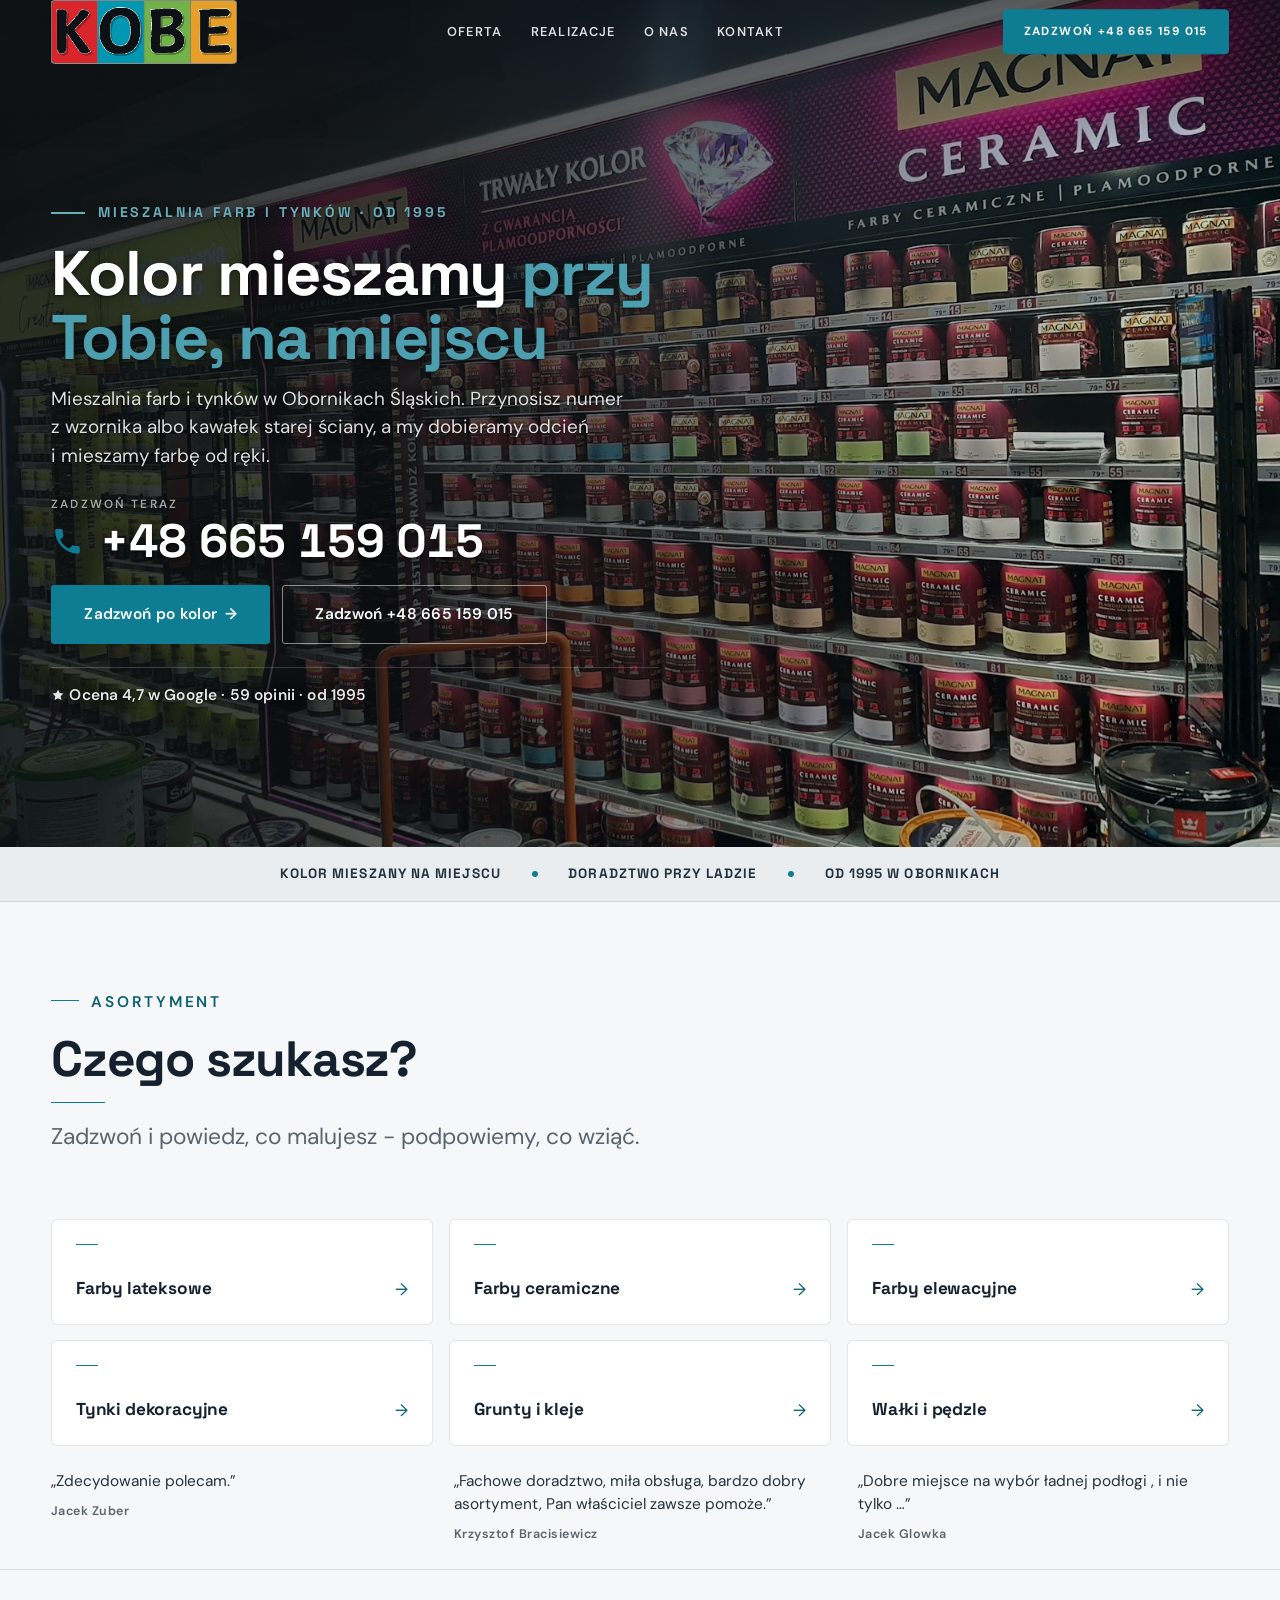
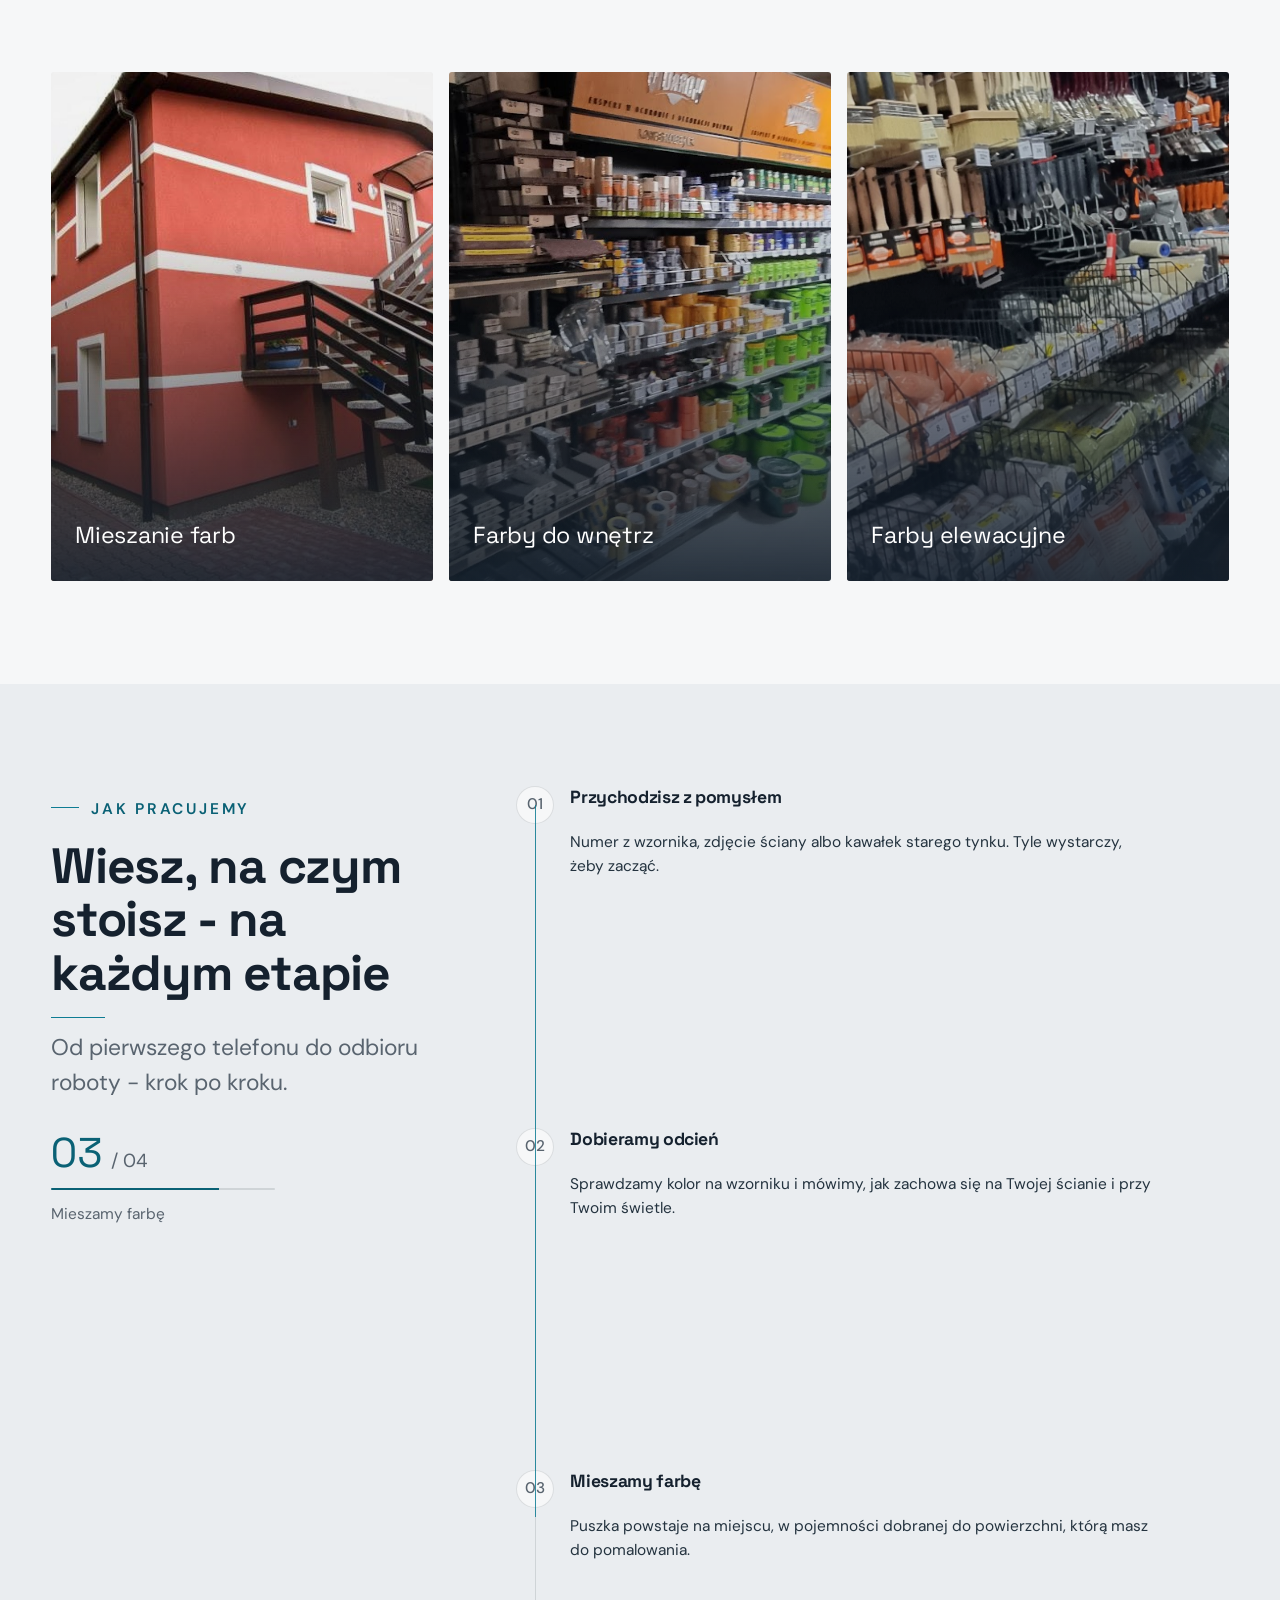
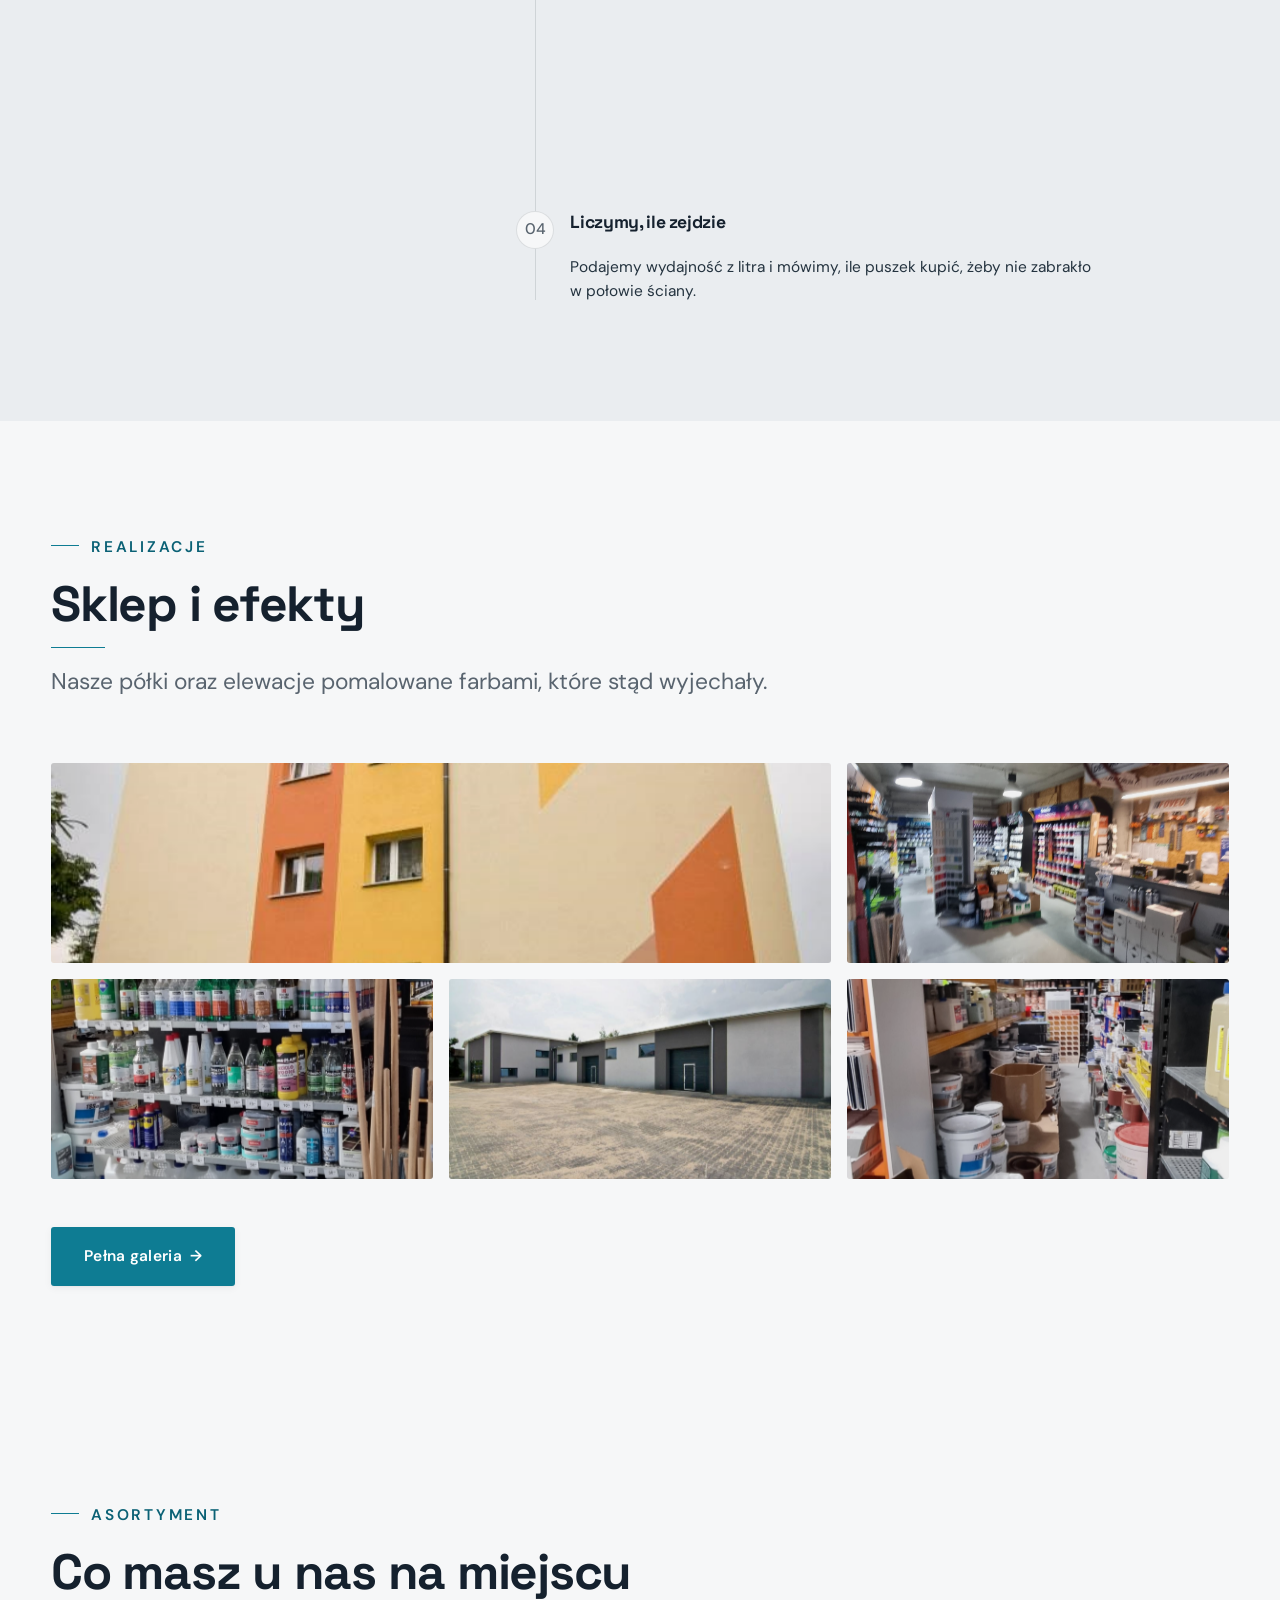
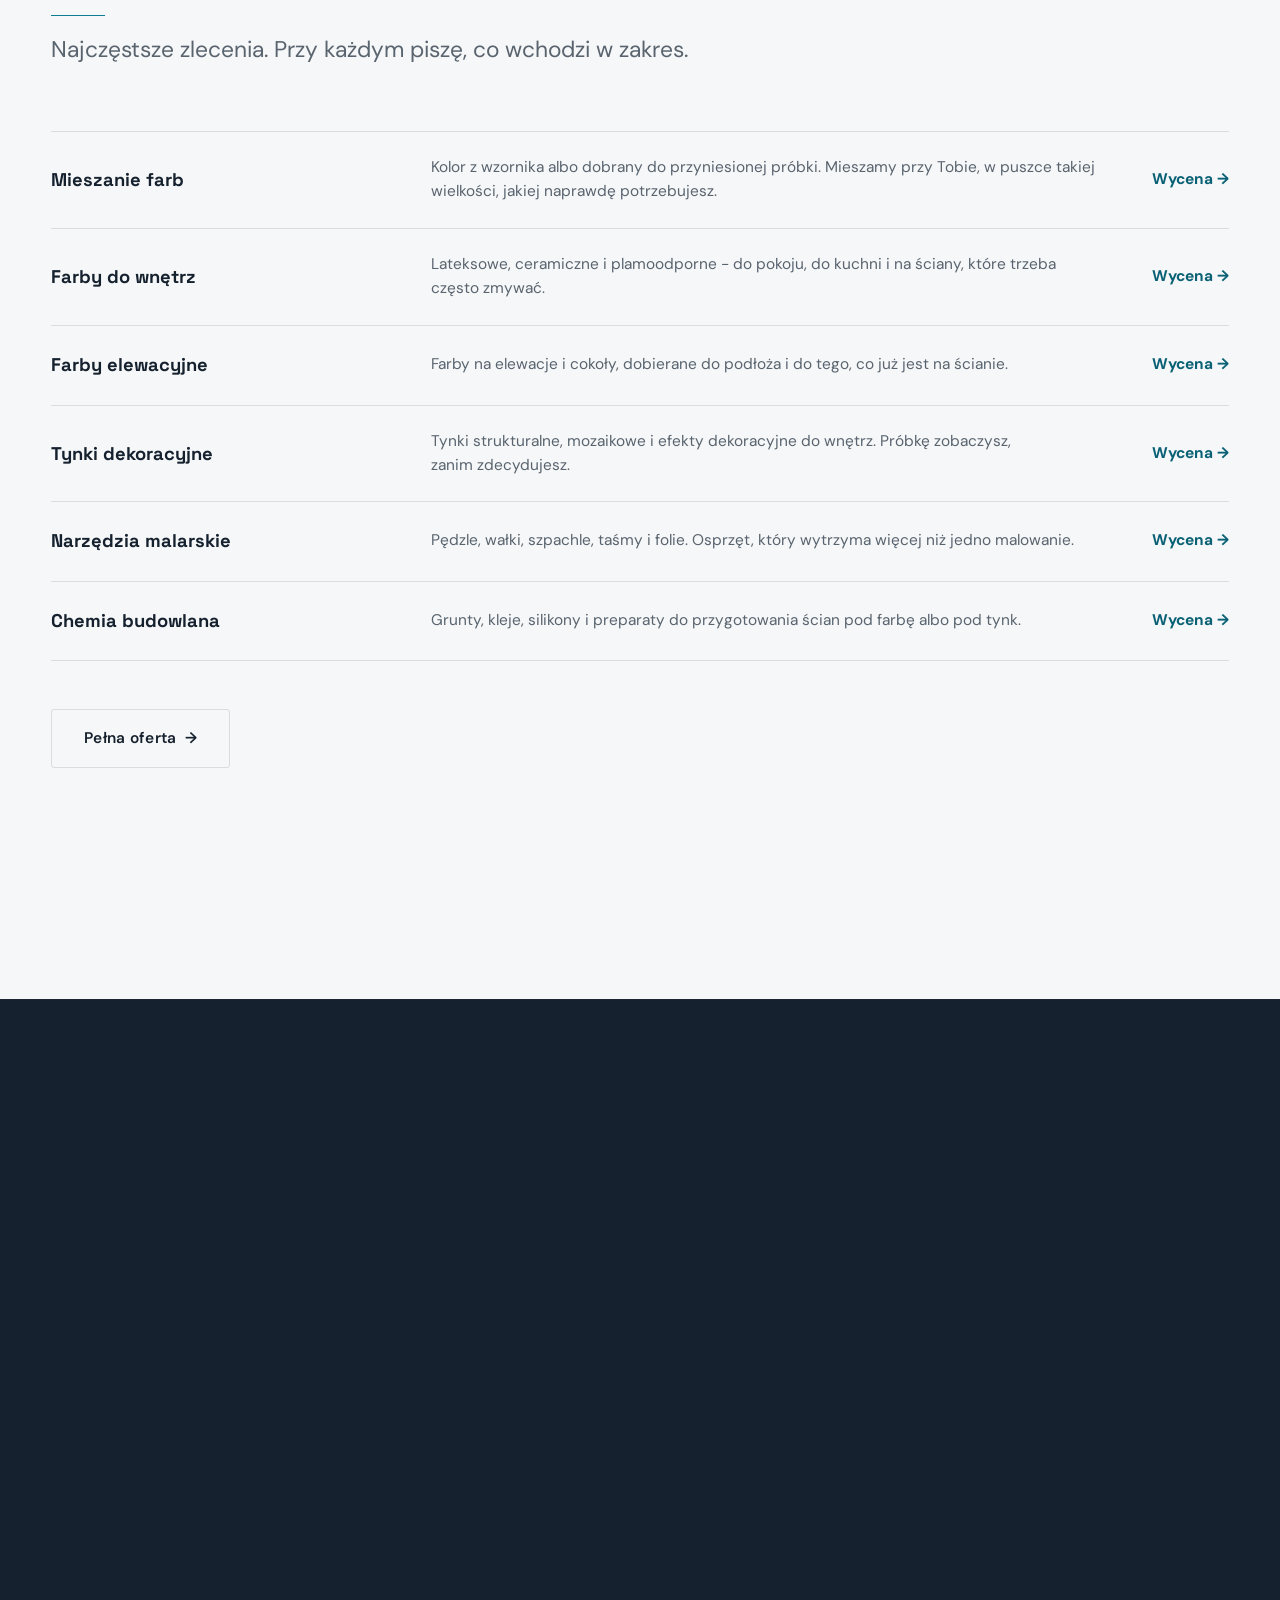
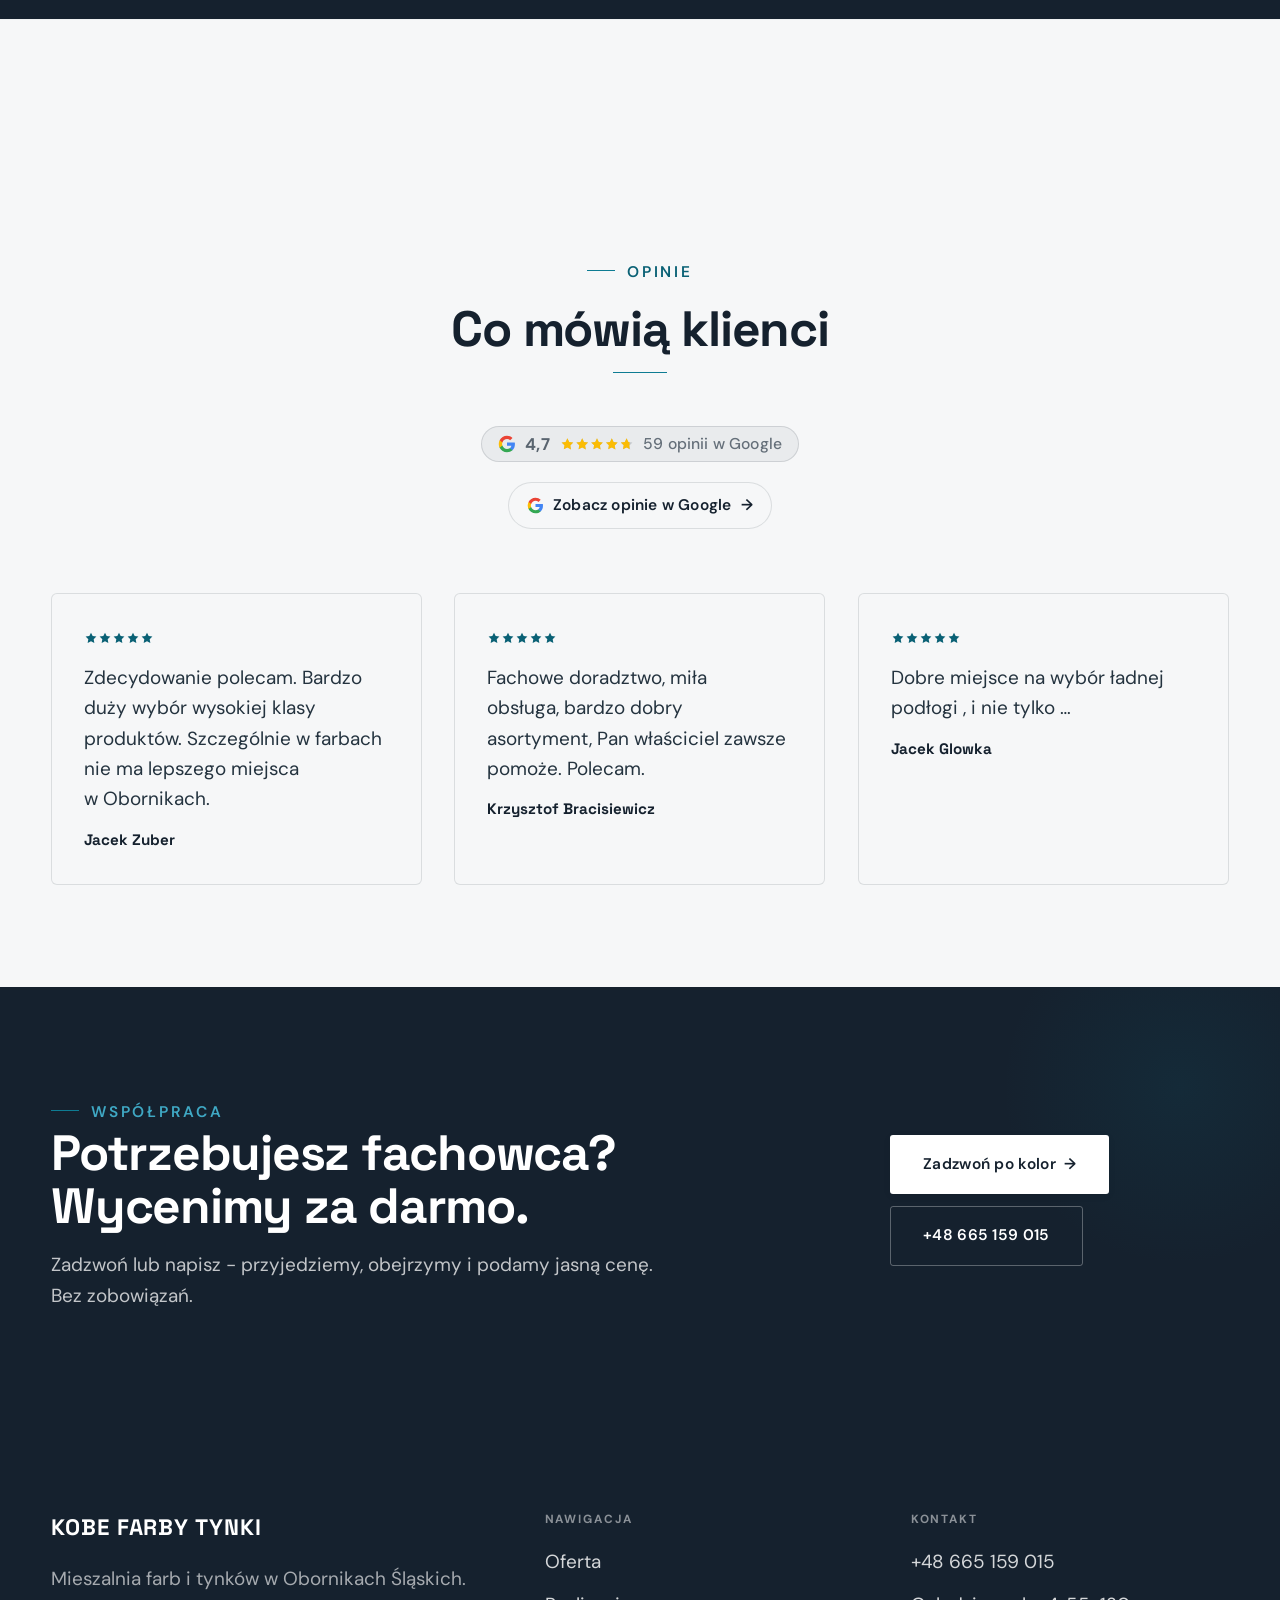
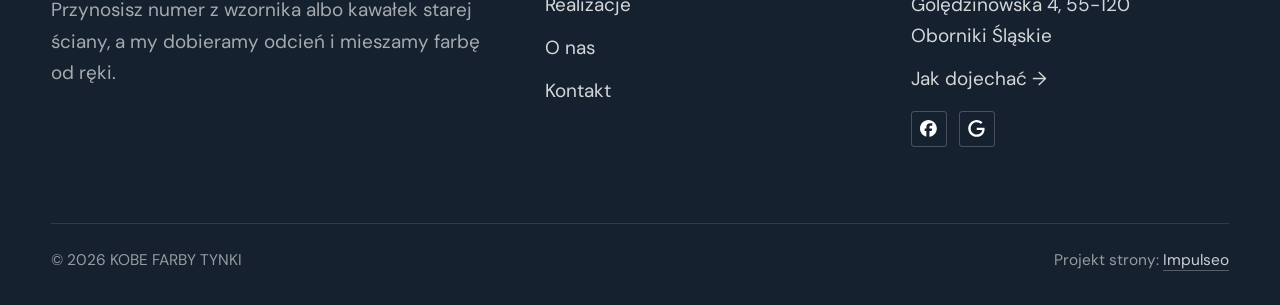
<file: index.html>
<!DOCTYPE html>
<html lang="pl">
<head>
<meta charset="UTF-8">
<meta name="viewport" content="width=device-width, initial-scale=1.0">
<title>KOBE FARBY TYNKI - Mieszalnia farb i tynków · Oborniki Śląskie</title>
<meta name="description" content="KOBE FARBY TYNKI - mieszalnia farb i tynków w Obornikach Śląskich. Farby wewnętrzne i elewacyjne mieszane na miejscu, tynki dekoracyjne, narzędzia malarskie i chemia budowlana. Doradzimy, ile i czego kupić.">
<link rel="canonical" href="https://kris20032.github.io/kobe-naprawione/">
<meta name="robots" content="noindex, nofollow">
<meta property="og:type" content="website">
<meta property="og:locale" content="pl_PL">
<meta property="og:site_name" content="KOBE FARBY TYNKI">
<meta property="og:title" content="KOBE FARBY TYNKI - Mieszalnia farb i tynków · Oborniki Śląskie">
<meta property="og:description" content="KOBE FARBY TYNKI - mieszalnia farb i tynków w Obornikach Śląskich. Farby wewnętrzne i elewacyjne mieszane na miejscu, tynki dekoracyjne, narzędzia malarskie i chemia budowlana. Doradzimy, ile i czego kupić.">
<meta property="og:url" content="https://kris20032.github.io/kobe-naprawione/">
<meta property="og:image" content="https://kris20032.github.io/kobe-naprawione/img/og.jpg">
<meta property="og:image:width" content="1200">
<meta property="og:image:height" content="630">
<meta name="twitter:card" content="summary_large_image">
<script type="application/ld+json">{"@context": "https://schema.org", "@type": "LocalBusiness", "name": "KOBE FARBY TYNKI", "url": "https://kris20032.github.io/kobe-naprawione/", "telephone": "+48665159015", "image": "https://kris20032.github.io/kobe-naprawione/img/og.jpg", "areaServed": "Oborniki Śląskie", "sameAs": ["https://maps.google.com/?cid=13669414859423835637&g_mp=Cidnb29nbGUubWFwcy5wbGFjZXMudjEuUGxhY2VzLlNlYXJjaFRleHQQAhgEIAA", "https://www.facebook.com/KOBE.farb/photos/"]}</script>
<link rel="preconnect" href="https://fonts.googleapis.com">
<link rel="preconnect" href="https://fonts.gstatic.com" crossorigin>
<link href="https://fonts.googleapis.com/css2?family=Space+Grotesk:wght@500;600;700&family=DM+Sans:opsz,wght@9..40,400;9..40,500;9..40,600&display=swap" rel="stylesheet">
<link rel="stylesheet" href="assets/styles.css?v=e2457033">
</head>
<body>

<header class="nav">
  <div class="wrap nav-inner">
    <a class="brand brand-has-logo" href="index.html"><img class="brand-logo" src="img/logo.png" alt="KOBE FARBY TYNKI" width="720" height="248" decoding="async"></a>
    <nav class="nav-links">
      <a href="oferta.html">Oferta</a>
      <a href="realizacje.html">Realizacje</a>
      <a href="o-nas.html">O nas</a>
      <a href="kontakt.html">Kontakt</a>
      <a href="tel:+48665159015" class="btn btn-accent">Zadzwoń +48 665 159 015</a>
    </nav>
    <button class="nav-toggle" aria-label="Menu"><span></span><span></span><span></span></button>
  </div>
</header>

<main>
<section class="hero-fach">
  <img class="hf-photo" src="img/hero.jpg" fetchpriority="high" alt="KOBE FARBY TYNKI" width="1600" height="1200">
  <div class="hf-panel">
    <div class="hf-inner">
      <span class="hf-kicker">Mieszalnia farb i tynków · od 1995</span>
      <h1 class="hf-title">Kolor mieszamy <em>przy Tobie, na miejscu</em></h1>
      <p class="hf-lead">Mieszalnia farb i tynków w Obornikach Śląskich. Przynosisz numer z wzornika albo kawałek starej ściany, a my dobieramy odcień i mieszamy farbę od ręki.</p>
      <a class="hf-phone" href="tel:+48665159015"><span class="hf-phone-lab">Zadzwoń teraz</span><span class="hf-phone-num"><svg class="ico-tel" width="16" height="16" viewBox="0 0 24 24" fill="none" aria-hidden="true"><path d="M6.6 10.8a15.5 15.5 0 0 0 6.6 6.6l2.2-2.2a1 1 0 0 1 1-.24 11.4 11.4 0 0 0 3.6.58 1 1 0 0 1 1 1V20a1 1 0 0 1-1 1A17 17 0 0 1 3 4a1 1 0 0 1 1-1h3.5a1 1 0 0 1 1 1c0 1.25.2 2.46.58 3.6a1 1 0 0 1-.25 1l-2.23 2.2Z" fill="currentColor"/></svg> +48 665 159 015</span></a>
      <div class="hf-actions">
        <a href="kontakt.html" class="btn btn-accent">Zadzwoń po kolor <span class="arr">→</span></a>
        <a href="tel:+48665159015" class="btn btn-ghost hf-ghost">Zadzwoń +48 665 159 015</a>
      </div>
      <div class="hf-trust"><svg class="ico-star" width="14" height="14" viewBox="0 0 24 24" style="vertical-align:-2px" aria-hidden="true"><path d="M12 2.8l2.85 5.8 6.4.93-4.63 4.5 1.1 6.37L12 17.4l-5.72 3 1.1-6.37-4.63-4.5 6.4-.93L12 2.8Z" fill="currentColor"/></svg> Ocena 4,7 w Google · 59 opinii · od 1995</div>
    </div>
  </div>
</section>
<section class="fach-promise">
  <div class="wrap">
    <ul class="fp-row reveal"><li>Kolor mieszany na miejscu</li><li>Doradztwo przy ladzie</li><li>Od 1995 w Obornikach</li></ul>
  </div>
</section>
<section class="objawy">
  <div class="wrap">
    <div class="head reveal">
      <span class="eyebrow">Asortyment</span>
      <h2>Czego szukasz?</h2>
      <p>Zadzwoń i powiedz, co malujesz - podpowiemy, co wziąć.</p>
    </div>
    <div class="obj-grid">
      <a class="obj-tile reveal" href="kontakt.html"><span class="ot-row"><span class="ot-name">Farby lateksowe</span><span class="ot-arr" aria-hidden="true">→</span></span></a>
      <a class="obj-tile reveal" href="kontakt.html"><span class="ot-row"><span class="ot-name">Farby ceramiczne</span><span class="ot-arr" aria-hidden="true">→</span></span></a>
      <a class="obj-tile reveal" href="kontakt.html"><span class="ot-row"><span class="ot-name">Farby elewacyjne</span><span class="ot-arr" aria-hidden="true">→</span></span></a>
      <a class="obj-tile reveal" href="kontakt.html"><span class="ot-row"><span class="ot-name">Tynki dekoracyjne</span><span class="ot-arr" aria-hidden="true">→</span></span></a>
      <a class="obj-tile reveal" href="kontakt.html"><span class="ot-row"><span class="ot-name">Grunty i kleje</span><span class="ot-arr" aria-hidden="true">→</span></span></a>
      <a class="obj-tile reveal" href="kontakt.html"><span class="ot-row"><span class="ot-name">Wałki i pędzle</span><span class="ot-arr" aria-hidden="true">→</span></span></a>
    </div>
  </div>
</section>
<section class="opinie-mini" aria-label="Opinie klientów">
  <div class="wrap">
    <div class="om-row">
      <div class="om-item reveal"><blockquote>„Zdecydowanie polecam.”</blockquote><span class="om-autor">Jacek Zuber</span></div>
      <div class="om-item reveal"><blockquote>„Fachowe doradztwo, miła obsługa, bardzo dobry asortyment, Pan właściciel zawsze pomoże.”</blockquote><span class="om-autor">Krzysztof Bracisiewicz</span></div>
      <div class="om-item reveal"><blockquote>„Dobre miejsce na wybór ładnej podłogi , i nie tylko …”</blockquote><span class="om-autor">Jacek Glowka</span></div>
    </div>
  </div>
</section>
<section class="gateways-band">
  <div class="wrap">
    <div class="gateways">
      <a href="oferta.html" class="gateway reveal"><img src="img/g1.jpg" alt="Mieszanie farb" loading="lazy" width="1600" height="1066" decoding="async"><span class="g-ttl">Mieszanie farb</span></a>
      <a href="oferta.html" class="gateway reveal"><img src="img/g2.jpg" alt="Farby do wnętrz" loading="lazy" width="1600" height="721" decoding="async"><span class="g-ttl">Farby do wnętrz</span></a>
      <a href="oferta.html" class="gateway reveal"><img src="img/g3.jpg" alt="Farby elewacyjne" loading="lazy" width="1600" height="1184" decoding="async"><span class="g-ttl">Farby elewacyjne</span></a>
    </div>
  </div>
</section>
<section class="proces proces-os fachowcy">
  <div class="wrap proc-grid">
    <div class="proc-side">
      <div class="head reveal">
        <span class="eyebrow">Jak pracujemy</span>
        <h2>Wiesz, na czym stoisz - na każdym etapie</h2>
        <p>Od pierwszego telefonu do odbioru roboty - krok po kroku.</p>
      </div>
      <div class="proc-count" aria-hidden="true"><span class="pc-cur">01</span><span class="pc-all">/ 04</span></div>
      <div class="proc-bar" aria-hidden="true"><i></i></div>
      <p class="proc-now" aria-hidden="true">Przychodzisz z pomysłem</p>
    </div>
    <ol class="proces-line">
      <li class="reveal"><span class="pno">01</span><h3>Przychodzisz z pomysłem</h3><p>Numer z wzornika, zdjęcie ściany albo kawałek starego tynku. Tyle wystarczy, żeby zacząć.</p></li>
      <li class="reveal"><span class="pno">02</span><h3>Dobieramy odcień</h3><p>Sprawdzamy kolor na wzorniku i mówimy, jak zachowa się na Twojej ścianie i przy Twoim świetle.</p></li>
      <li class="reveal"><span class="pno">03</span><h3>Mieszamy farbę</h3><p>Puszka powstaje na miejscu, w pojemności dobranej do powierzchni, którą masz do pomalowania.</p></li>
      <li class="reveal"><span class="pno">04</span><h3>Liczymy, ile zejdzie</h3><p>Podajemy wydajność z litra i mówimy, ile puszek kupić, żeby nie zabrakło w połowie ściany.</p></li>
    </ol>
  </div>
</section>
<section>
  <div class="wrap">
    <div class="head reveal">
      <span class="eyebrow">Realizacje</span>
      <h2>Sklep i efekty</h2>
      <p>Nasze półki oraz elewacje pomalowane farbami, które stąd wyjechały.</p>
    </div>
    <div class="gallery">
      <div class="tile t-two3 reveal"><img src="img/g4.jpg" alt="KOBE FARBY TYNKI" loading="lazy" width="640" height="960" decoding="async"></div>
      <div class="tile t-third reveal"><img src="img/g5.jpg" alt="KOBE FARBY TYNKI" loading="lazy" width="1600" height="721" decoding="async"></div>
      <div class="tile t-third reveal"><img src="img/g6.jpg" alt="KOBE FARBY TYNKI" loading="lazy" width="1600" height="1184" decoding="async"></div>
      <div class="tile t-third reveal"><img src="img/g7.jpg" alt="KOBE FARBY TYNKI" loading="lazy" width="1600" height="1066" decoding="async"></div>
      <div class="tile t-third reveal"><img src="img/g8.jpg" alt="KOBE FARBY TYNKI" loading="lazy" width="1600" height="1184" decoding="async"></div>
    </div>
    <div style="margin-top:var(--space-7)" class="reveal"><a href="realizacje.html" class="btn btn-accent">Pełna galeria <span class="arr">→</span></a></div>
  </div>
</section>
<section class="fach-uslugi">
  <div class="wrap">
    <div class="head reveal">
      <span class="eyebrow">Asortyment</span>
      <h2>Co masz u nas na miejscu</h2>
      <p>Najczęstsze zlecenia. Przy każdym piszę, co wchodzi w zakres.</p>
    </div>
    <ul class="fu-list">
      <li class="fu-row reveal"><div class="fu-name">Mieszanie farb</div><div class="fu-desc">Kolor z wzornika albo dobrany do przyniesionej próbki. Mieszamy przy Tobie, w puszce takiej wielkości, jakiej naprawdę potrzebujesz.</div><a class="fu-cta" href="kontakt.html">Wycena <span class="arr">→</span></a></li>
      <li class="fu-row reveal"><div class="fu-name">Farby do wnętrz</div><div class="fu-desc">Lateksowe, ceramiczne i plamoodporne - do pokoju, do kuchni i na ściany, które trzeba często zmywać.</div><a class="fu-cta" href="kontakt.html">Wycena <span class="arr">→</span></a></li>
      <li class="fu-row reveal"><div class="fu-name">Farby elewacyjne</div><div class="fu-desc">Farby na elewacje i cokoły, dobierane do podłoża i do tego, co już jest na ścianie.</div><a class="fu-cta" href="kontakt.html">Wycena <span class="arr">→</span></a></li>
      <li class="fu-row reveal"><div class="fu-name">Tynki dekoracyjne</div><div class="fu-desc">Tynki strukturalne, mozaikowe i efekty dekoracyjne do wnętrz. Próbkę zobaczysz, zanim zdecydujesz.</div><a class="fu-cta" href="kontakt.html">Wycena <span class="arr">→</span></a></li>
      <li class="fu-row reveal"><div class="fu-name">Narzędzia malarskie</div><div class="fu-desc">Pędzle, wałki, szpachle, taśmy i folie. Osprzęt, który wytrzyma więcej niż jedno malowanie.</div><a class="fu-cta" href="kontakt.html">Wycena <span class="arr">→</span></a></li>
      <li class="fu-row reveal"><div class="fu-name">Chemia budowlana</div><div class="fu-desc">Grunty, kleje, silikony i preparaty do przygotowania ścian pod farbę albo pod tynk.</div><a class="fu-cta" href="kontakt.html">Wycena <span class="arr">→</span></a></li>
    </ul>
    <div style="margin-top:var(--space-7)" class="reveal"><a href="oferta.html" class="btn btn-ghost">Pełna oferta <span class="arr">→</span></a></div>
  </div>
</section>
<section class="stopklatka" aria-hidden="true">
  <div class="stk-bg" style="background-image:url(img/about.jpg)"></div>
</section>
<section class="opinie">
  <div class="wrap">
    <div class="head center reveal">
      <span class="eyebrow">Opinie</span>
      <h2>Co mówią klienci</h2>
    </div>
    <p class="op-meta reveal"><span class="g-badge"><svg class="gb-ico" viewBox="0 0 24 24" width="18" height="18" aria-hidden="true"><path fill="#4285F4" d="M22.56 12.25c0-.78-.07-1.53-.2-2.25H12v4.26h5.92c-.26 1.37-1.04 2.53-2.21 3.31v2.77h3.57c2.08-1.92 3.28-4.74 3.28-8.09z"/><path fill="#34A853" d="M12 23c2.97 0 5.46-.98 7.28-2.66l-3.57-2.77c-.98.66-2.23 1.06-3.71 1.06-2.86 0-5.29-1.93-6.16-4.53H2.18v2.84C3.99 20.53 7.7 23 12 23z"/><path fill="#FBBC05" d="M5.84 14.09c-.22-.66-.35-1.36-.35-2.09s.13-1.43.35-2.09V7.07H2.18C1.43 8.55 1 10.22 1 12s.43 3.45 1.18 4.93l2.85-2.22.81-.62z"/><path fill="#EA4335" d="M12 5.38c1.62 0 3.06.56 4.21 1.64l3.15-3.15C17.45 2.09 14.97 1 12 1 7.7 1 3.99 3.47 2.18 7.07l3.66 2.84c.87-2.6 3.3-4.53 6.16-4.53z"/></svg><b class="gb-ocena">4,7</b><svg class="gb-stars" viewBox="0 0 90 18" width="74" height="14.8" aria-hidden="true"><g fill="currentColor" opacity=".26"><path transform="translate(0,0)" d="M9 1.6l2.2 4.46 4.92.72-3.56 3.47.84 4.9L9 12.74l-4.4 2.31.84-4.9L1.88 6.68l4.92-.72L9 1.6Z"/><path transform="translate(18,0)" d="M9 1.6l2.2 4.46 4.92.72-3.56 3.47.84 4.9L9 12.74l-4.4 2.31.84-4.9L1.88 6.68l4.92-.72L9 1.6Z"/><path transform="translate(36,0)" d="M9 1.6l2.2 4.46 4.92.72-3.56 3.47.84 4.9L9 12.74l-4.4 2.31.84-4.9L1.88 6.68l4.92-.72L9 1.6Z"/><path transform="translate(54,0)" d="M9 1.6l2.2 4.46 4.92.72-3.56 3.47.84 4.9L9 12.74l-4.4 2.31.84-4.9L1.88 6.68l4.92-.72L9 1.6Z"/><path transform="translate(72,0)" d="M9 1.6l2.2 4.46 4.92.72-3.56 3.47.84 4.9L9 12.74l-4.4 2.31.84-4.9L1.88 6.68l4.92-.72L9 1.6Z"/></g><clipPath id="gs940"><rect x="0" y="0" width="84.6" height="18"/></clipPath><g fill="#FBBC04" clip-path="url(#gs940)"><path transform="translate(0,0)" d="M9 1.6l2.2 4.46 4.92.72-3.56 3.47.84 4.9L9 12.74l-4.4 2.31.84-4.9L1.88 6.68l4.92-.72L9 1.6Z"/><path transform="translate(18,0)" d="M9 1.6l2.2 4.46 4.92.72-3.56 3.47.84 4.9L9 12.74l-4.4 2.31.84-4.9L1.88 6.68l4.92-.72L9 1.6Z"/><path transform="translate(36,0)" d="M9 1.6l2.2 4.46 4.92.72-3.56 3.47.84 4.9L9 12.74l-4.4 2.31.84-4.9L1.88 6.68l4.92-.72L9 1.6Z"/><path transform="translate(54,0)" d="M9 1.6l2.2 4.46 4.92.72-3.56 3.47.84 4.9L9 12.74l-4.4 2.31.84-4.9L1.88 6.68l4.92-.72L9 1.6Z"/><path transform="translate(72,0)" d="M9 1.6l2.2 4.46 4.92.72-3.56 3.47.84 4.9L9 12.74l-4.4 2.31.84-4.9L1.88 6.68l4.92-.72L9 1.6Z"/></g></svg><span class="gb-txt">59 opinii w Google</span></span></p>
    <p class="op-meta reveal"><a class="op-google" href="https://maps.google.com/?cid=13669414859423835637&amp;g_mp=Cidnb29nbGUubWFwcy5wbGFjZXMudjEuUGxhY2VzLlNlYXJjaFRleHQQAhgEIAA" target="_blank" rel="noopener"><svg class="op-g-ico" viewBox="0 0 24 24" width="17" height="17" aria-hidden="true"><path fill="#4285F4" d="M22.56 12.25c0-.78-.07-1.53-.2-2.25H12v4.26h5.92c-.26 1.37-1.04 2.53-2.21 3.31v2.77h3.57c2.08-1.92 3.28-4.74 3.28-8.09z"/><path fill="#34A853" d="M12 23c2.97 0 5.46-.98 7.28-2.66l-3.57-2.77c-.98.66-2.23 1.06-3.71 1.06-2.86 0-5.29-1.93-6.16-4.53H2.18v2.84C3.99 20.53 7.7 23 12 23z"/><path fill="#FBBC05" d="M5.84 14.09c-.22-.66-.35-1.36-.35-2.09s.13-1.43.35-2.09V7.07H2.18C1.43 8.55 1 10.22 1 12s.43 3.45 1.18 4.93l2.85-2.22.81-.62z"/><path fill="#EA4335" d="M12 5.38c1.62 0 3.06.56 4.21 1.64l3.15-3.15C17.45 2.09 14.97 1 12 1 7.7 1 3.99 3.47 2.18 7.07l3.66 2.84c.87-2.6 3.3-4.53 6.16-4.53z"/></svg><span>Zobacz opinie w Google</span><span class="arr">→</span></a></p>
    <div class="opinie-grid">
      <figure class="op-card reveal"><span class="op-star"><svg class="ico-star" width="14" height="14" viewBox="0 0 24 24" style="vertical-align:-2px" aria-hidden="true"><path d="M12 2.8l2.85 5.8 6.4.93-4.63 4.5 1.1 6.37L12 17.4l-5.72 3 1.1-6.37-4.63-4.5 6.4-.93L12 2.8Z" fill="currentColor"/></svg><svg class="ico-star" width="14" height="14" viewBox="0 0 24 24" style="vertical-align:-2px" aria-hidden="true"><path d="M12 2.8l2.85 5.8 6.4.93-4.63 4.5 1.1 6.37L12 17.4l-5.72 3 1.1-6.37-4.63-4.5 6.4-.93L12 2.8Z" fill="currentColor"/></svg><svg class="ico-star" width="14" height="14" viewBox="0 0 24 24" style="vertical-align:-2px" aria-hidden="true"><path d="M12 2.8l2.85 5.8 6.4.93-4.63 4.5 1.1 6.37L12 17.4l-5.72 3 1.1-6.37-4.63-4.5 6.4-.93L12 2.8Z" fill="currentColor"/></svg><svg class="ico-star" width="14" height="14" viewBox="0 0 24 24" style="vertical-align:-2px" aria-hidden="true"><path d="M12 2.8l2.85 5.8 6.4.93-4.63 4.5 1.1 6.37L12 17.4l-5.72 3 1.1-6.37-4.63-4.5 6.4-.93L12 2.8Z" fill="currentColor"/></svg><svg class="ico-star" width="14" height="14" viewBox="0 0 24 24" style="vertical-align:-2px" aria-hidden="true"><path d="M12 2.8l2.85 5.8 6.4.93-4.63 4.5 1.1 6.37L12 17.4l-5.72 3 1.1-6.37-4.63-4.5 6.4-.93L12 2.8Z" fill="currentColor"/></svg></span><blockquote>Zdecydowanie polecam. Bardzo duży wybór wysokiej klasy produktów. Szczególnie w farbach nie ma lepszego miejsca w Obornikach.</blockquote><span class="op-autor">Jacek Zuber</span></figure>
      <figure class="op-card reveal"><span class="op-star"><svg class="ico-star" width="14" height="14" viewBox="0 0 24 24" style="vertical-align:-2px" aria-hidden="true"><path d="M12 2.8l2.85 5.8 6.4.93-4.63 4.5 1.1 6.37L12 17.4l-5.72 3 1.1-6.37-4.63-4.5 6.4-.93L12 2.8Z" fill="currentColor"/></svg><svg class="ico-star" width="14" height="14" viewBox="0 0 24 24" style="vertical-align:-2px" aria-hidden="true"><path d="M12 2.8l2.85 5.8 6.4.93-4.63 4.5 1.1 6.37L12 17.4l-5.72 3 1.1-6.37-4.63-4.5 6.4-.93L12 2.8Z" fill="currentColor"/></svg><svg class="ico-star" width="14" height="14" viewBox="0 0 24 24" style="vertical-align:-2px" aria-hidden="true"><path d="M12 2.8l2.85 5.8 6.4.93-4.63 4.5 1.1 6.37L12 17.4l-5.72 3 1.1-6.37-4.63-4.5 6.4-.93L12 2.8Z" fill="currentColor"/></svg><svg class="ico-star" width="14" height="14" viewBox="0 0 24 24" style="vertical-align:-2px" aria-hidden="true"><path d="M12 2.8l2.85 5.8 6.4.93-4.63 4.5 1.1 6.37L12 17.4l-5.72 3 1.1-6.37-4.63-4.5 6.4-.93L12 2.8Z" fill="currentColor"/></svg><svg class="ico-star" width="14" height="14" viewBox="0 0 24 24" style="vertical-align:-2px" aria-hidden="true"><path d="M12 2.8l2.85 5.8 6.4.93-4.63 4.5 1.1 6.37L12 17.4l-5.72 3 1.1-6.37-4.63-4.5 6.4-.93L12 2.8Z" fill="currentColor"/></svg></span><blockquote>Fachowe doradztwo, miła obsługa, bardzo dobry asortyment, Pan właściciel zawsze pomoże. Polecam.</blockquote><span class="op-autor">Krzysztof Bracisiewicz</span></figure>
      <figure class="op-card reveal"><span class="op-star"><svg class="ico-star" width="14" height="14" viewBox="0 0 24 24" style="vertical-align:-2px" aria-hidden="true"><path d="M12 2.8l2.85 5.8 6.4.93-4.63 4.5 1.1 6.37L12 17.4l-5.72 3 1.1-6.37-4.63-4.5 6.4-.93L12 2.8Z" fill="currentColor"/></svg><svg class="ico-star" width="14" height="14" viewBox="0 0 24 24" style="vertical-align:-2px" aria-hidden="true"><path d="M12 2.8l2.85 5.8 6.4.93-4.63 4.5 1.1 6.37L12 17.4l-5.72 3 1.1-6.37-4.63-4.5 6.4-.93L12 2.8Z" fill="currentColor"/></svg><svg class="ico-star" width="14" height="14" viewBox="0 0 24 24" style="vertical-align:-2px" aria-hidden="true"><path d="M12 2.8l2.85 5.8 6.4.93-4.63 4.5 1.1 6.37L12 17.4l-5.72 3 1.1-6.37-4.63-4.5 6.4-.93L12 2.8Z" fill="currentColor"/></svg><svg class="ico-star" width="14" height="14" viewBox="0 0 24 24" style="vertical-align:-2px" aria-hidden="true"><path d="M12 2.8l2.85 5.8 6.4.93-4.63 4.5 1.1 6.37L12 17.4l-5.72 3 1.1-6.37-4.63-4.5 6.4-.93L12 2.8Z" fill="currentColor"/></svg><svg class="ico-star" width="14" height="14" viewBox="0 0 24 24" style="vertical-align:-2px" aria-hidden="true"><path d="M12 2.8l2.85 5.8 6.4.93-4.63 4.5 1.1 6.37L12 17.4l-5.72 3 1.1-6.37-4.63-4.5 6.4-.93L12 2.8Z" fill="currentColor"/></svg></span><blockquote>Dobre miejsce na wybór ładnej podłogi , i nie tylko …</blockquote><span class="op-autor">Jacek Glowka</span></figure>
    </div>
  </div>
</section>
<section class="cta">
  <div class="wrap">
    <div class="reveal">
      <span class="eyebrow">Współpraca</span>
      <h2>Potrzebujesz fachowca? Wycenimy za darmo.</h2>
      <p>Zadzwoń lub napisz - przyjedziemy, obejrzymy i podamy jasną cenę. Bez zobowiązań.</p>
    </div>
    <div class="cta-actions reveal">
      <a href="kontakt.html" class="btn btn-light">Zadzwoń po kolor <span class="arr">→</span></a>
      <a href="tel:+48665159015" class="btn btn-ghost btn-ghost-cta">+48 665 159 015</a>
    </div>
  </div>
</section>
</main>

<footer>
  <div class="wrap">
    <div class="foot-grid">
      <div class="foot-brand">
        <div class="name">KOBE FARBY TYNKI</div>
        <p>Mieszalnia farb i tynków w Obornikach Śląskich. Przynosisz numer z wzornika albo kawałek starej ściany, a my dobieramy odcień i mieszamy farbę od ręki.</p>
      </div>
      <div class="foot-col">
        <h4>Nawigacja</h4>
        <a href="oferta.html">Oferta</a>
        <a href="realizacje.html">Realizacje</a>
        <a href="o-nas.html">O nas</a>
        <a href="kontakt.html">Kontakt</a>
      </div>
      <div class="foot-col">
        <h4>Kontakt</h4>
        <a href="tel:+48665159015">+48 665 159 015</a>
        <p>Golędzinowska 4, 55-120 Oborniki Śląskie</p>
        <a href="https://maps.google.com/?cid=13669414859423835637&g_mp=Cidnb29nbGUubWFwcy5wbGFjZXMudjEuUGxhY2VzLlNlYXJjaFRleHQQAhgEIAA" target="_blank" rel="noopener">Jak dojechać →</a>
      <div class="foot-soc">
        <a class="soc" href="https://www.facebook.com/KOBE.farb/photos/" target="_blank" rel="noopener" aria-label="Facebook - KOBE FARBY TYNKI"><svg viewBox="0 0 24 24" aria-hidden="true" focusable="false"><path d="M9.101 23.691v-7.98H6.627v-3.667h2.474v-1.58c0-4.085 1.848-5.978 5.858-5.978.401 0 .955.042 1.468.103a8.68 8.68 0 0 1 1.141.195v3.325a8.623 8.623 0 0 0-.653-.036 26.805 26.805 0 0 0-.733-.009c-.707 0-1.259.096-1.675.309a1.686 1.686 0 0 0-.679.622c-.258.42-.374.995-.374 1.752v1.297h3.919l-.386 2.103-.287 1.564h-3.246v8.245C19.396 23.238 24 18.179 24 12.044c0-6.627-5.373-12-12-12s-12 5.373-12 12c0 5.628 3.874 10.35 9.101 11.647Z" fill="currentColor"/></svg></a>
        <a class="soc" href="https://maps.google.com/?cid=13669414859423835637&g_mp=Cidnb29nbGUubWFwcy5wbGFjZXMudjEuUGxhY2VzLlNlYXJjaFRleHQQAhgEIAA" target="_blank" rel="noopener" aria-label="Google - KOBE FARBY TYNKI"><svg viewBox="0 0 24 24" aria-hidden="true" focusable="false"><path d="M12.48 10.92v3.28h7.84c-.24 1.84-.853 3.187-1.787 4.133-1.147 1.147-2.933 2.4-6.053 2.4-4.827 0-8.6-3.893-8.6-8.72s3.773-8.72 8.6-8.72c2.6 0 4.507 1.027 5.907 2.347l2.307-2.307C18.747 1.44 16.133 0 12.48 0 5.867 0 .307 5.387.307 12s5.56 12 12.173 12c3.573 0 6.267-1.173 8.373-3.36 2.16-2.16 2.84-5.213 2.84-7.667 0-.76-.053-1.467-.173-2.053H12.48z" fill="currentColor"/></svg></a>
      </div>
      </div>
    </div>
    <div class="foot-bot">
      <span>© 2026 KOBE FARBY TYNKI</span>
      <span>Projekt strony: <a class="foot-credit" href="https://impulseo.pl" target="_blank" rel="noopener">Impulseo</a></span>
    </div>
  </div>
</footer>
<div class="sticky-call"><a class="sc-call" href="tel:+48665159015"><svg class="ico-tel" width="16" height="16" viewBox="0 0 24 24" fill="none" aria-hidden="true"><path d="M6.6 10.8a15.5 15.5 0 0 0 6.6 6.6l2.2-2.2a1 1 0 0 1 1-.24 11.4 11.4 0 0 0 3.6.58 1 1 0 0 1 1 1V20a1 1 0 0 1-1 1A17 17 0 0 1 3 4a1 1 0 0 1 1-1h3.5a1 1 0 0 1 1 1c0 1.25.2 2.46.58 3.6a1 1 0 0 1-.25 1l-2.23 2.2Z" fill="currentColor"/></svg> Zadzwoń</a><a class="sc-quote" href="kontakt.html">Zadzwoń po kolor</a></div>
<div class="demo-wazne" data-do="2026-09-15" data-cykl="3" hidden><svg class="dw-ico" width="13" height="13" viewBox="0 0 24 24" fill="none" aria-hidden="true"><circle cx="12" cy="12" r="8.6" stroke="currentColor" stroke-width="1.8"/><path d="M12 7.2V12l3.3 2" stroke="currentColor" stroke-width="1.8" stroke-linecap="round"/></svg><span class="dw-txt"></span></div>

<script src="assets/main.js"></script>
</body>
</html>
</file>
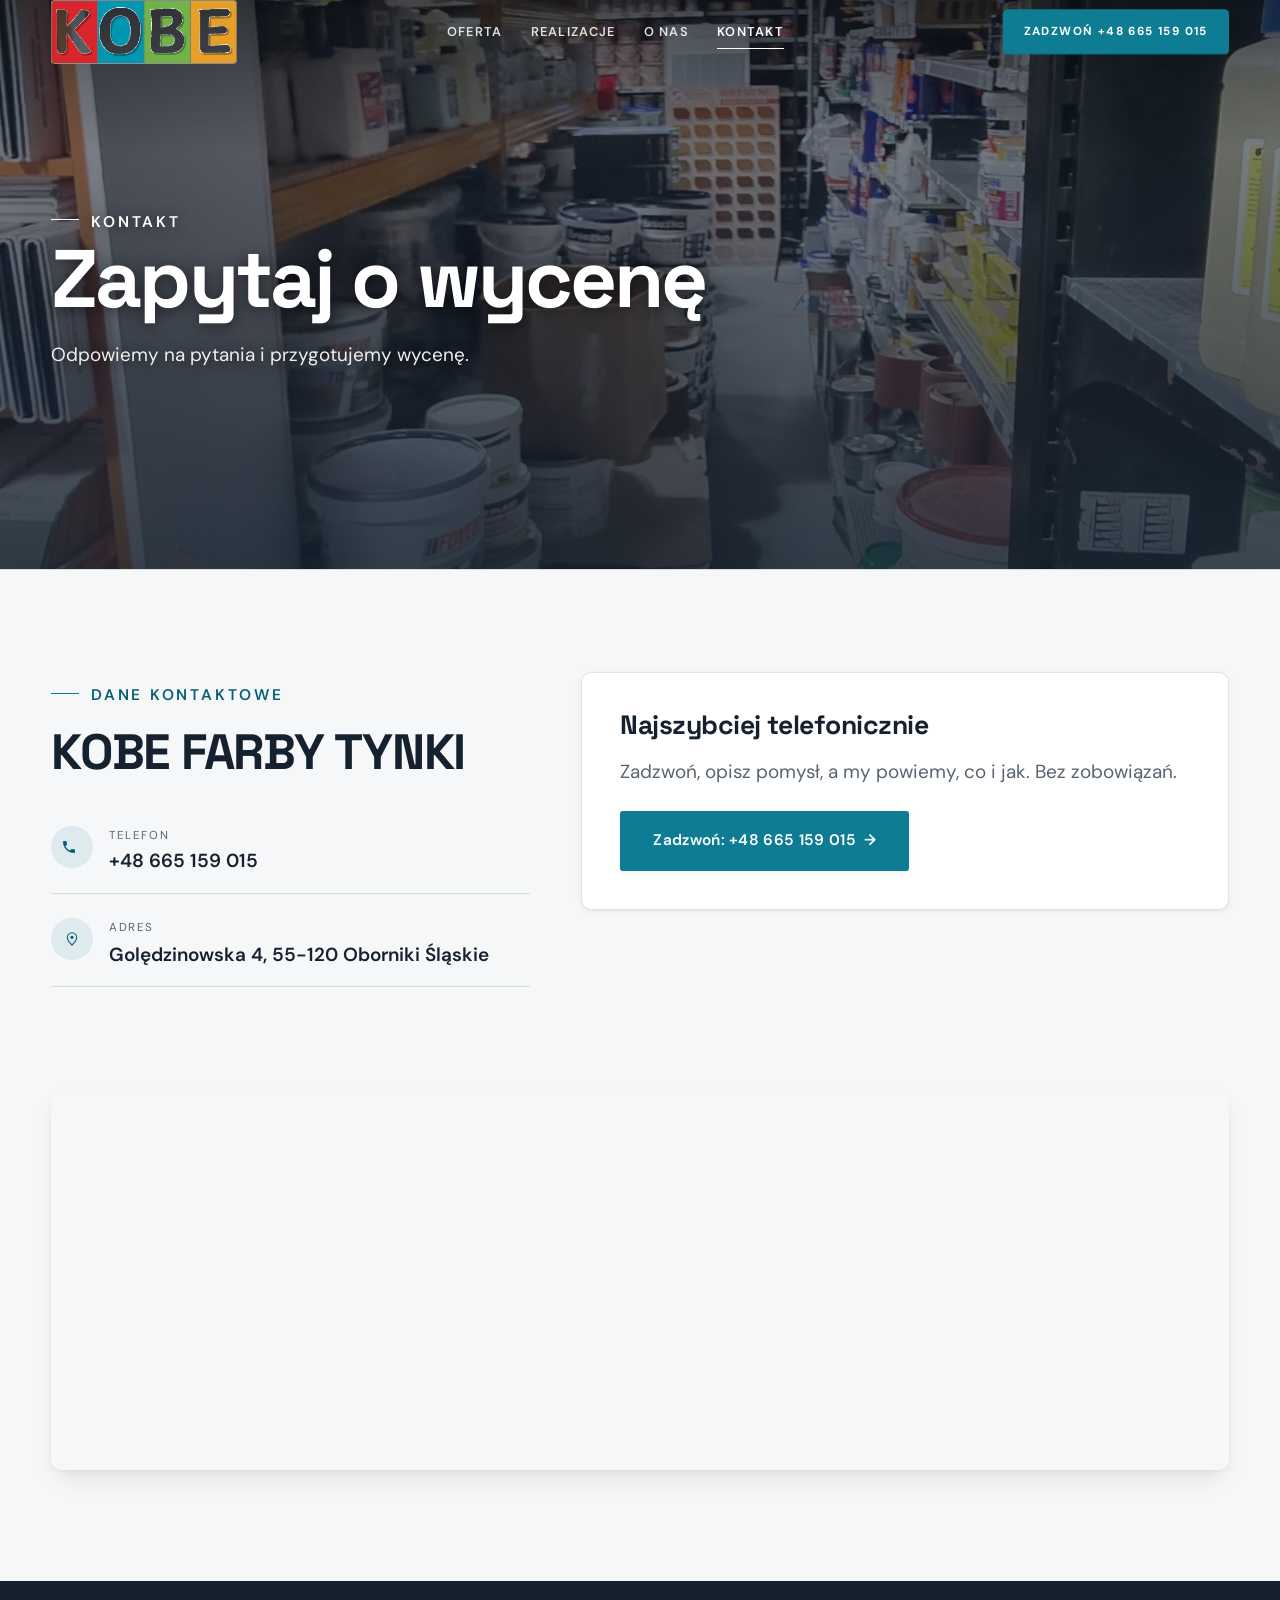
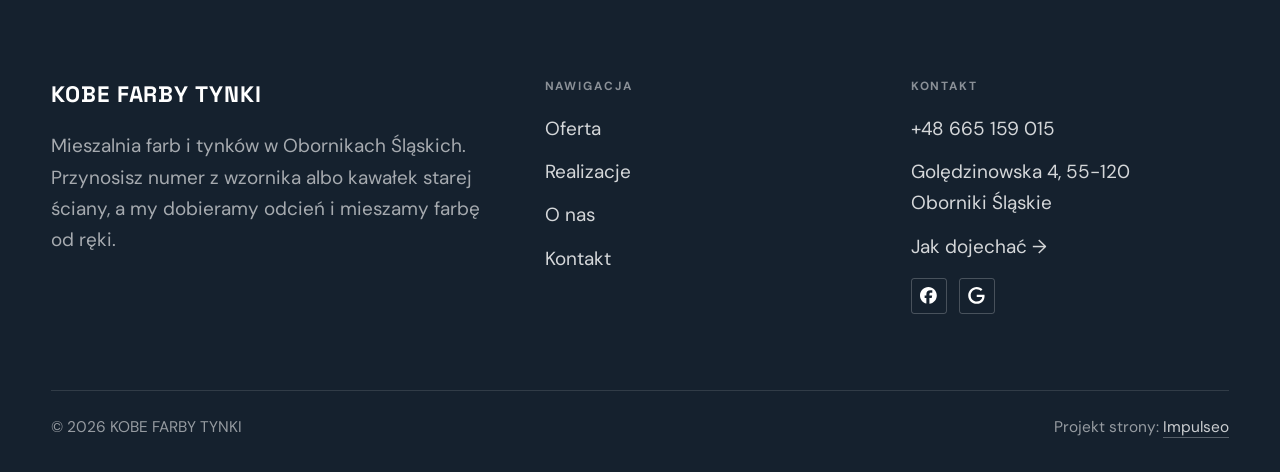
<file: kontakt.html>
<!DOCTYPE html>
<html lang="pl">
<head>
<meta charset="UTF-8">
<meta name="viewport" content="width=device-width, initial-scale=1.0">
<title>Kontakt - KOBE FARBY TYNKI</title>
<meta name="description" content="Kontakt KOBE FARBY TYNKI - Golędzinowska 4, 55-120 Oborniki Śląskie">
<link rel="canonical" href="https://kris20032.github.io/kobe-naprawione/kontakt.html">
<meta name="robots" content="noindex, nofollow">
<meta property="og:type" content="website">
<meta property="og:locale" content="pl_PL">
<meta property="og:site_name" content="KOBE FARBY TYNKI">
<meta property="og:title" content="Kontakt - KOBE FARBY TYNKI">
<meta property="og:description" content="Kontakt KOBE FARBY TYNKI - Golędzinowska 4, 55-120 Oborniki Śląskie">
<meta property="og:url" content="https://kris20032.github.io/kobe-naprawione/kontakt.html">
<meta property="og:image" content="https://kris20032.github.io/kobe-naprawione/img/og.jpg">
<meta property="og:image:width" content="1200">
<meta property="og:image:height" content="630">
<meta name="twitter:card" content="summary_large_image">
<link rel="preconnect" href="https://fonts.googleapis.com">
<link rel="preconnect" href="https://fonts.gstatic.com" crossorigin>
<link href="https://fonts.googleapis.com/css2?family=Space+Grotesk:wght@500;600;700&family=DM+Sans:opsz,wght@9..40,400;9..40,500;9..40,600&display=swap" rel="stylesheet">
<link rel="stylesheet" href="assets/styles.css?v=e2457033">
</head>
<body>

<header class="nav">
  <div class="wrap nav-inner">
    <a class="brand brand-has-logo" href="index.html"><img class="brand-logo" src="img/logo.png" alt="KOBE FARBY TYNKI" width="720" height="248" decoding="async"></a>
    <nav class="nav-links">
      <a href="oferta.html">Oferta</a>
      <a href="realizacje.html">Realizacje</a>
      <a href="o-nas.html">O nas</a>
      <a href="kontakt.html" class="active" aria-current="page">Kontakt</a>
      <a href="tel:+48665159015" class="btn btn-accent">Zadzwoń +48 665 159 015</a>
    </nav>
    <button class="nav-toggle" aria-label="Menu"><span></span><span></span><span></span></button>
  </div>
</header>

<main>
<section class="pagehead">
  <img src="img/g8.jpg" alt="KOBE FARBY TYNKI - Zapytaj o wycenę" width="1600" height="1184" decoding="async">
  <div class="wrap">
    <span class="eyebrow">Kontakt</span>
    <h1>Zapytaj o wycenę</h1>
    <p>Odpowiemy na pytania i przygotujemy wycenę.</p>
  </div>
</section>
<section>
  <div class="wrap contact-grid">
    <div class="reveal">
      <span class="eyebrow">Dane kontaktowe</span>
      <h2 style="margin:var(--space-4) 0 var(--space-6)">KOBE FARBY TYNKI</h2>
      <div class="info-list">
        <div class="info-row"><div class="ic"><svg class="ico-tel" width="16" height="16" viewBox="0 0 24 24" fill="none" aria-hidden="true"><path d="M6.6 10.8a15.5 15.5 0 0 0 6.6 6.6l2.2-2.2a1 1 0 0 1 1-.24 11.4 11.4 0 0 0 3.6.58 1 1 0 0 1 1 1V20a1 1 0 0 1-1 1A17 17 0 0 1 3 4a1 1 0 0 1 1-1h3.5a1 1 0 0 1 1 1c0 1.25.2 2.46.58 3.6a1 1 0 0 1-.25 1l-2.23 2.2Z" fill="currentColor"/></svg></div><div><div class="lbl">Telefon</div><a class="val" href="tel:+48665159015">+48 665 159 015</a></div></div>
        <div class="info-row"><div class="ic"><svg class="ico-pin" width="16" height="16" viewBox="0 0 24 24" fill="none" aria-hidden="true"><path d="M12 21s7-6.1 7-11.5A7 7 0 0 0 5 9.5C5 14.9 12 21 12 21Z" stroke="currentColor" stroke-width="1.6" fill="none"/><circle cx="12" cy="9.5" r="2.4" fill="currentColor"/></svg></div><div><div class="lbl">Adres</div><div class="val">Golędzinowska 4, 55-120 Oborniki Śląskie</div></div></div>
      </div>
    </div>
    <div class="reveal">
      <div class="form">
        <h3 style="margin-bottom:var(--space-4)">Najszybciej telefonicznie</h3>
        <p class="muted" style="margin-bottom:var(--space-5)">Zadzwoń, opisz pomysł, a my powiemy, co i jak. Bez zobowiązań.</p>
        <a href="tel:+48665159015" class="btn btn-accent" style="justify-content:center">Zadzwoń: +48 665 159 015 <span class="arr">→</span></a>
      </div>
    </div>
  </div>
</section>
<section style="padding-top:0">
  <div class="wrap reveal">
    <iframe class="map" title="KOBE FARBY TYNKI - Oborniki Śląskie" src="https://maps.google.com/maps?q=KOBE%20FARBY%20TYNKI%20Oborniki%20%C5%9Al%C4%85skie&z=15&output=embed" loading="lazy" referrerpolicy="no-referrer-when-downgrade"></iframe>
  </div>
</section>
</main>

<footer>
  <div class="wrap">
    <div class="foot-grid">
      <div class="foot-brand">
        <div class="name">KOBE FARBY TYNKI</div>
        <p>Mieszalnia farb i tynków w Obornikach Śląskich. Przynosisz numer z wzornika albo kawałek starej ściany, a my dobieramy odcień i mieszamy farbę od ręki.</p>
      </div>
      <div class="foot-col">
        <h4>Nawigacja</h4>
        <a href="oferta.html">Oferta</a>
        <a href="realizacje.html">Realizacje</a>
        <a href="o-nas.html">O nas</a>
        <a href="kontakt.html">Kontakt</a>
      </div>
      <div class="foot-col">
        <h4>Kontakt</h4>
        <a href="tel:+48665159015">+48 665 159 015</a>
        <p>Golędzinowska 4, 55-120 Oborniki Śląskie</p>
        <a href="https://maps.google.com/?cid=13669414859423835637&g_mp=Cidnb29nbGUubWFwcy5wbGFjZXMudjEuUGxhY2VzLlNlYXJjaFRleHQQAhgEIAA" target="_blank" rel="noopener">Jak dojechać →</a>
      <div class="foot-soc">
        <a class="soc" href="https://www.facebook.com/KOBE.farb/photos/" target="_blank" rel="noopener" aria-label="Facebook - KOBE FARBY TYNKI"><svg viewBox="0 0 24 24" aria-hidden="true" focusable="false"><path d="M9.101 23.691v-7.98H6.627v-3.667h2.474v-1.58c0-4.085 1.848-5.978 5.858-5.978.401 0 .955.042 1.468.103a8.68 8.68 0 0 1 1.141.195v3.325a8.623 8.623 0 0 0-.653-.036 26.805 26.805 0 0 0-.733-.009c-.707 0-1.259.096-1.675.309a1.686 1.686 0 0 0-.679.622c-.258.42-.374.995-.374 1.752v1.297h3.919l-.386 2.103-.287 1.564h-3.246v8.245C19.396 23.238 24 18.179 24 12.044c0-6.627-5.373-12-12-12s-12 5.373-12 12c0 5.628 3.874 10.35 9.101 11.647Z" fill="currentColor"/></svg></a>
        <a class="soc" href="https://maps.google.com/?cid=13669414859423835637&g_mp=Cidnb29nbGUubWFwcy5wbGFjZXMudjEuUGxhY2VzLlNlYXJjaFRleHQQAhgEIAA" target="_blank" rel="noopener" aria-label="Google - KOBE FARBY TYNKI"><svg viewBox="0 0 24 24" aria-hidden="true" focusable="false"><path d="M12.48 10.92v3.28h7.84c-.24 1.84-.853 3.187-1.787 4.133-1.147 1.147-2.933 2.4-6.053 2.4-4.827 0-8.6-3.893-8.6-8.72s3.773-8.72 8.6-8.72c2.6 0 4.507 1.027 5.907 2.347l2.307-2.307C18.747 1.44 16.133 0 12.48 0 5.867 0 .307 5.387.307 12s5.56 12 12.173 12c3.573 0 6.267-1.173 8.373-3.36 2.16-2.16 2.84-5.213 2.84-7.667 0-.76-.053-1.467-.173-2.053H12.48z" fill="currentColor"/></svg></a>
      </div>
      </div>
    </div>
    <div class="foot-bot">
      <span>© 2026 KOBE FARBY TYNKI</span>
      <span>Projekt strony: <a class="foot-credit" href="https://impulseo.pl" target="_blank" rel="noopener">Impulseo</a></span>
    </div>
  </div>
</footer>
<div class="sticky-call"><a class="sc-call" href="tel:+48665159015"><svg class="ico-tel" width="16" height="16" viewBox="0 0 24 24" fill="none" aria-hidden="true"><path d="M6.6 10.8a15.5 15.5 0 0 0 6.6 6.6l2.2-2.2a1 1 0 0 1 1-.24 11.4 11.4 0 0 0 3.6.58 1 1 0 0 1 1 1V20a1 1 0 0 1-1 1A17 17 0 0 1 3 4a1 1 0 0 1 1-1h3.5a1 1 0 0 1 1 1c0 1.25.2 2.46.58 3.6a1 1 0 0 1-.25 1l-2.23 2.2Z" fill="currentColor"/></svg> Zadzwoń</a><a class="sc-quote" href="kontakt.html">Zadzwoń po kolor</a></div>
<div class="demo-wazne" data-do="2026-09-15" data-cykl="3" hidden><svg class="dw-ico" width="13" height="13" viewBox="0 0 24 24" fill="none" aria-hidden="true"><circle cx="12" cy="12" r="8.6" stroke="currentColor" stroke-width="1.8"/><path d="M12 7.2V12l3.3 2" stroke="currentColor" stroke-width="1.8" stroke-linecap="round"/></svg><span class="dw-txt"></span></div>

<script src="assets/main.js"></script>
</body>
</html>
</file>
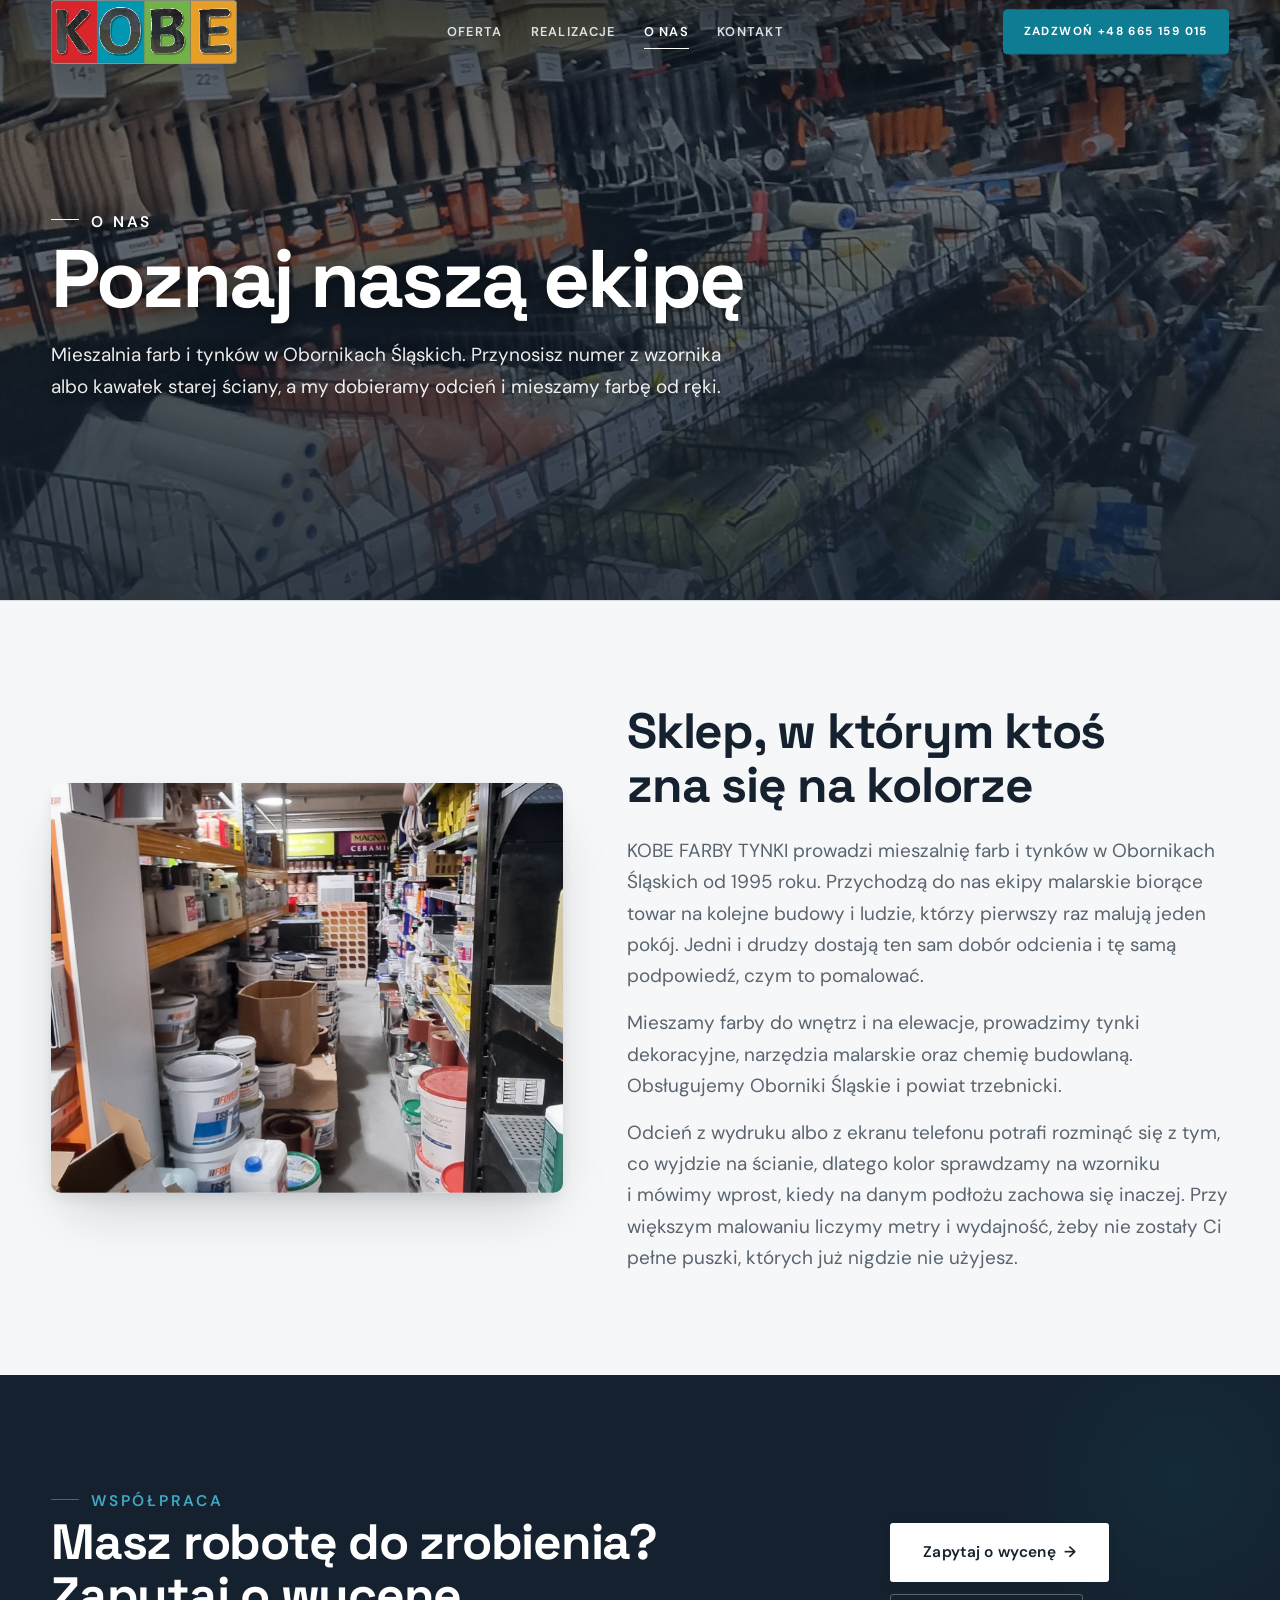
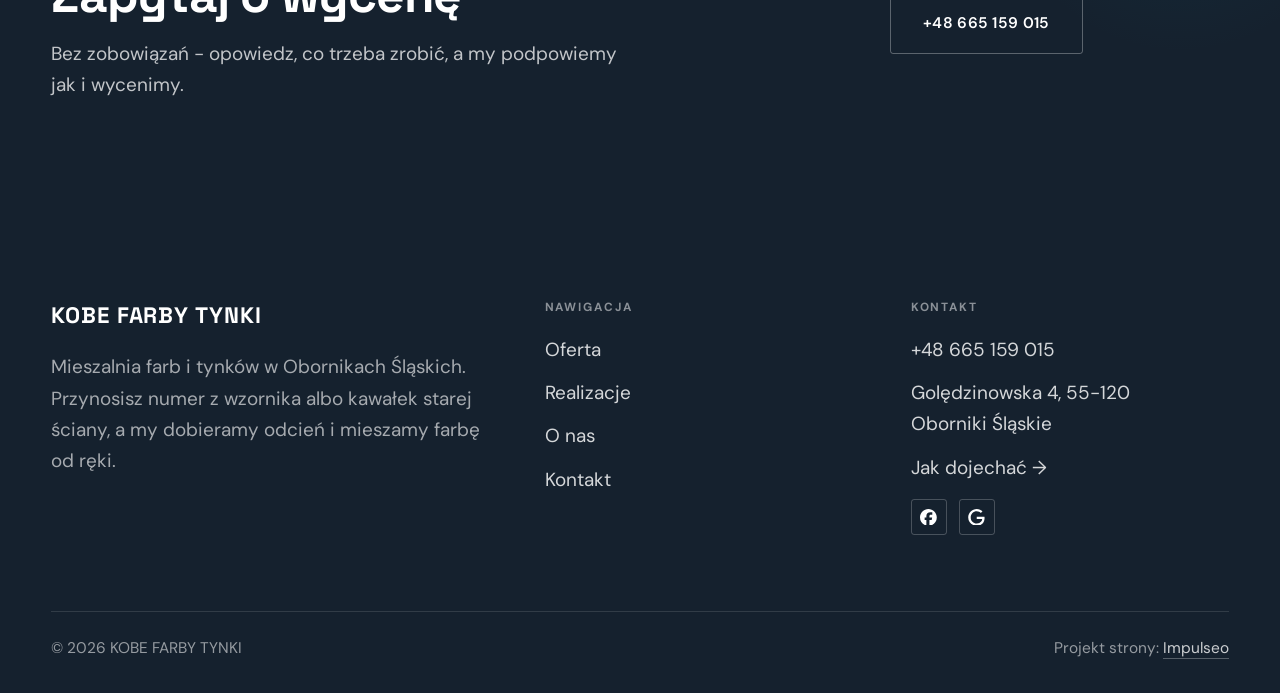
<file: o-nas.html>
<!DOCTYPE html>
<html lang="pl">
<head>
<meta charset="UTF-8">
<meta name="viewport" content="width=device-width, initial-scale=1.0">
<title>O nas - KOBE FARBY TYNKI</title>
<meta name="description" content="KOBE FARBY TYNKI - mieszalnia farb i tynków w Obornikach Śląskich. Farby wewnętrzne i elewacyjne mieszane na miejscu, tynki dekoracyjne, narzędzia malarskie i chemia budowlana. Doradzimy, ile i czego kupić.">
<link rel="canonical" href="https://kris20032.github.io/kobe-naprawione/o-nas.html">
<meta name="robots" content="noindex, nofollow">
<meta property="og:type" content="website">
<meta property="og:locale" content="pl_PL">
<meta property="og:site_name" content="KOBE FARBY TYNKI">
<meta property="og:title" content="O nas - KOBE FARBY TYNKI">
<meta property="og:description" content="KOBE FARBY TYNKI - mieszalnia farb i tynków w Obornikach Śląskich. Farby wewnętrzne i elewacyjne mieszane na miejscu, tynki dekoracyjne, narzędzia malarskie i chemia budowlana. Doradzimy, ile i czego kupić.">
<meta property="og:url" content="https://kris20032.github.io/kobe-naprawione/o-nas.html">
<meta property="og:image" content="https://kris20032.github.io/kobe-naprawione/img/og.jpg">
<meta property="og:image:width" content="1200">
<meta property="og:image:height" content="630">
<meta name="twitter:card" content="summary_large_image">
<link rel="preconnect" href="https://fonts.googleapis.com">
<link rel="preconnect" href="https://fonts.gstatic.com" crossorigin>
<link href="https://fonts.googleapis.com/css2?family=Space+Grotesk:wght@500;600;700&family=DM+Sans:opsz,wght@9..40,400;9..40,500;9..40,600&display=swap" rel="stylesheet">
<link rel="stylesheet" href="assets/styles.css?v=e2457033">
</head>
<body>

<header class="nav">
  <div class="wrap nav-inner">
    <a class="brand brand-has-logo" href="index.html"><img class="brand-logo" src="img/logo.png" alt="KOBE FARBY TYNKI" width="720" height="248" decoding="async"></a>
    <nav class="nav-links">
      <a href="oferta.html">Oferta</a>
      <a href="realizacje.html">Realizacje</a>
      <a href="o-nas.html" class="active" aria-current="page">O nas</a>
      <a href="kontakt.html">Kontakt</a>
      <a href="tel:+48665159015" class="btn btn-accent">Zadzwoń +48 665 159 015</a>
    </nav>
    <button class="nav-toggle" aria-label="Menu"><span></span><span></span><span></span></button>
  </div>
</header>

<main>
<section class="pagehead">
  <img src="img/g3.jpg" alt="KOBE FARBY TYNKI - Poznaj naszą ekipę" width="1600" height="1184" decoding="async">
  <div class="wrap">
    <span class="eyebrow">O nas</span>
    <h1>Poznaj naszą ekipę</h1>
    <p>Mieszalnia farb i tynków w Obornikach Śląskich. Przynosisz numer z wzornika albo kawałek starej ściany, a my dobieramy odcień i mieszamy farbę od ręki.</p>
  </div>
</section>
<section>
  <div class="wrap split">
    <div class="split-art reveal"><img src="img/g8.jpg" alt="KOBE FARBY TYNKI" loading="lazy" width="1600" height="1184" decoding="async"></div>
    <div class="split-copy reveal">
      <h2>Sklep, w którym ktoś zna się na kolorze</h2>
      <p class="muted">KOBE FARBY TYNKI prowadzi mieszalnię farb i tynków w Obornikach Śląskich od 1995 roku. Przychodzą do nas ekipy malarskie biorące towar na kolejne budowy i ludzie, którzy pierwszy raz malują jeden pokój. Jedni i drudzy dostają ten sam dobór odcienia i tę samą podpowiedź, czym to pomalować.</p>
      <p class="muted">Mieszamy farby do wnętrz i na elewacje, prowadzimy tynki dekoracyjne, narzędzia malarskie oraz chemię budowlaną. Obsługujemy Oborniki Śląskie i powiat trzebnicki.</p>
      <p class="muted">Odcień z wydruku albo z ekranu telefonu potrafi rozminąć się z tym, co wyjdzie na ścianie, dlatego kolor sprawdzamy na wzorniku i mówimy wprost, kiedy na danym podłożu zachowa się inaczej. Przy większym malowaniu liczymy metry i wydajność, żeby nie zostały Ci pełne puszki, których już nigdzie nie użyjesz.</p>
    </div>
  </div>
</section>


<section class="cta">
  <div class="wrap">
    <div class="reveal">
      <span class="eyebrow">Współpraca</span>
      <h2>Masz robotę do zrobienia? Zapytaj o wycenę</h2>
      <p>Bez zobowiązań - opowiedz, co trzeba zrobić, a my podpowiemy jak i wycenimy.</p>
    </div>
    <div class="cta-actions reveal">
      <a href="kontakt.html" class="btn btn-light">Zapytaj o wycenę <span class="arr">→</span></a>
      <a href="tel:+48665159015" class="btn btn-ghost btn-ghost-cta">+48 665 159 015</a>
    </div>
  </div>
</section>
</main>

<footer>
  <div class="wrap">
    <div class="foot-grid">
      <div class="foot-brand">
        <div class="name">KOBE FARBY TYNKI</div>
        <p>Mieszalnia farb i tynków w Obornikach Śląskich. Przynosisz numer z wzornika albo kawałek starej ściany, a my dobieramy odcień i mieszamy farbę od ręki.</p>
      </div>
      <div class="foot-col">
        <h4>Nawigacja</h4>
        <a href="oferta.html">Oferta</a>
        <a href="realizacje.html">Realizacje</a>
        <a href="o-nas.html">O nas</a>
        <a href="kontakt.html">Kontakt</a>
      </div>
      <div class="foot-col">
        <h4>Kontakt</h4>
        <a href="tel:+48665159015">+48 665 159 015</a>
        <p>Golędzinowska 4, 55-120 Oborniki Śląskie</p>
        <a href="https://maps.google.com/?cid=13669414859423835637&g_mp=Cidnb29nbGUubWFwcy5wbGFjZXMudjEuUGxhY2VzLlNlYXJjaFRleHQQAhgEIAA" target="_blank" rel="noopener">Jak dojechać →</a>
      <div class="foot-soc">
        <a class="soc" href="https://www.facebook.com/KOBE.farb/photos/" target="_blank" rel="noopener" aria-label="Facebook - KOBE FARBY TYNKI"><svg viewBox="0 0 24 24" aria-hidden="true" focusable="false"><path d="M9.101 23.691v-7.98H6.627v-3.667h2.474v-1.58c0-4.085 1.848-5.978 5.858-5.978.401 0 .955.042 1.468.103a8.68 8.68 0 0 1 1.141.195v3.325a8.623 8.623 0 0 0-.653-.036 26.805 26.805 0 0 0-.733-.009c-.707 0-1.259.096-1.675.309a1.686 1.686 0 0 0-.679.622c-.258.42-.374.995-.374 1.752v1.297h3.919l-.386 2.103-.287 1.564h-3.246v8.245C19.396 23.238 24 18.179 24 12.044c0-6.627-5.373-12-12-12s-12 5.373-12 12c0 5.628 3.874 10.35 9.101 11.647Z" fill="currentColor"/></svg></a>
        <a class="soc" href="https://maps.google.com/?cid=13669414859423835637&g_mp=Cidnb29nbGUubWFwcy5wbGFjZXMudjEuUGxhY2VzLlNlYXJjaFRleHQQAhgEIAA" target="_blank" rel="noopener" aria-label="Google - KOBE FARBY TYNKI"><svg viewBox="0 0 24 24" aria-hidden="true" focusable="false"><path d="M12.48 10.92v3.28h7.84c-.24 1.84-.853 3.187-1.787 4.133-1.147 1.147-2.933 2.4-6.053 2.4-4.827 0-8.6-3.893-8.6-8.72s3.773-8.72 8.6-8.72c2.6 0 4.507 1.027 5.907 2.347l2.307-2.307C18.747 1.44 16.133 0 12.48 0 5.867 0 .307 5.387.307 12s5.56 12 12.173 12c3.573 0 6.267-1.173 8.373-3.36 2.16-2.16 2.84-5.213 2.84-7.667 0-.76-.053-1.467-.173-2.053H12.48z" fill="currentColor"/></svg></a>
      </div>
      </div>
    </div>
    <div class="foot-bot">
      <span>© 2026 KOBE FARBY TYNKI</span>
      <span>Projekt strony: <a class="foot-credit" href="https://impulseo.pl" target="_blank" rel="noopener">Impulseo</a></span>
    </div>
  </div>
</footer>
<div class="sticky-call"><a class="sc-call" href="tel:+48665159015"><svg class="ico-tel" width="16" height="16" viewBox="0 0 24 24" fill="none" aria-hidden="true"><path d="M6.6 10.8a15.5 15.5 0 0 0 6.6 6.6l2.2-2.2a1 1 0 0 1 1-.24 11.4 11.4 0 0 0 3.6.58 1 1 0 0 1 1 1V20a1 1 0 0 1-1 1A17 17 0 0 1 3 4a1 1 0 0 1 1-1h3.5a1 1 0 0 1 1 1c0 1.25.2 2.46.58 3.6a1 1 0 0 1-.25 1l-2.23 2.2Z" fill="currentColor"/></svg> Zadzwoń</a><a class="sc-quote" href="kontakt.html">Zadzwoń po kolor</a></div>
<div class="demo-wazne" data-do="2026-09-15" data-cykl="3" hidden><svg class="dw-ico" width="13" height="13" viewBox="0 0 24 24" fill="none" aria-hidden="true"><circle cx="12" cy="12" r="8.6" stroke="currentColor" stroke-width="1.8"/><path d="M12 7.2V12l3.3 2" stroke="currentColor" stroke-width="1.8" stroke-linecap="round"/></svg><span class="dw-txt"></span></div>

<script src="assets/main.js"></script>
</body>
</html>
</file>
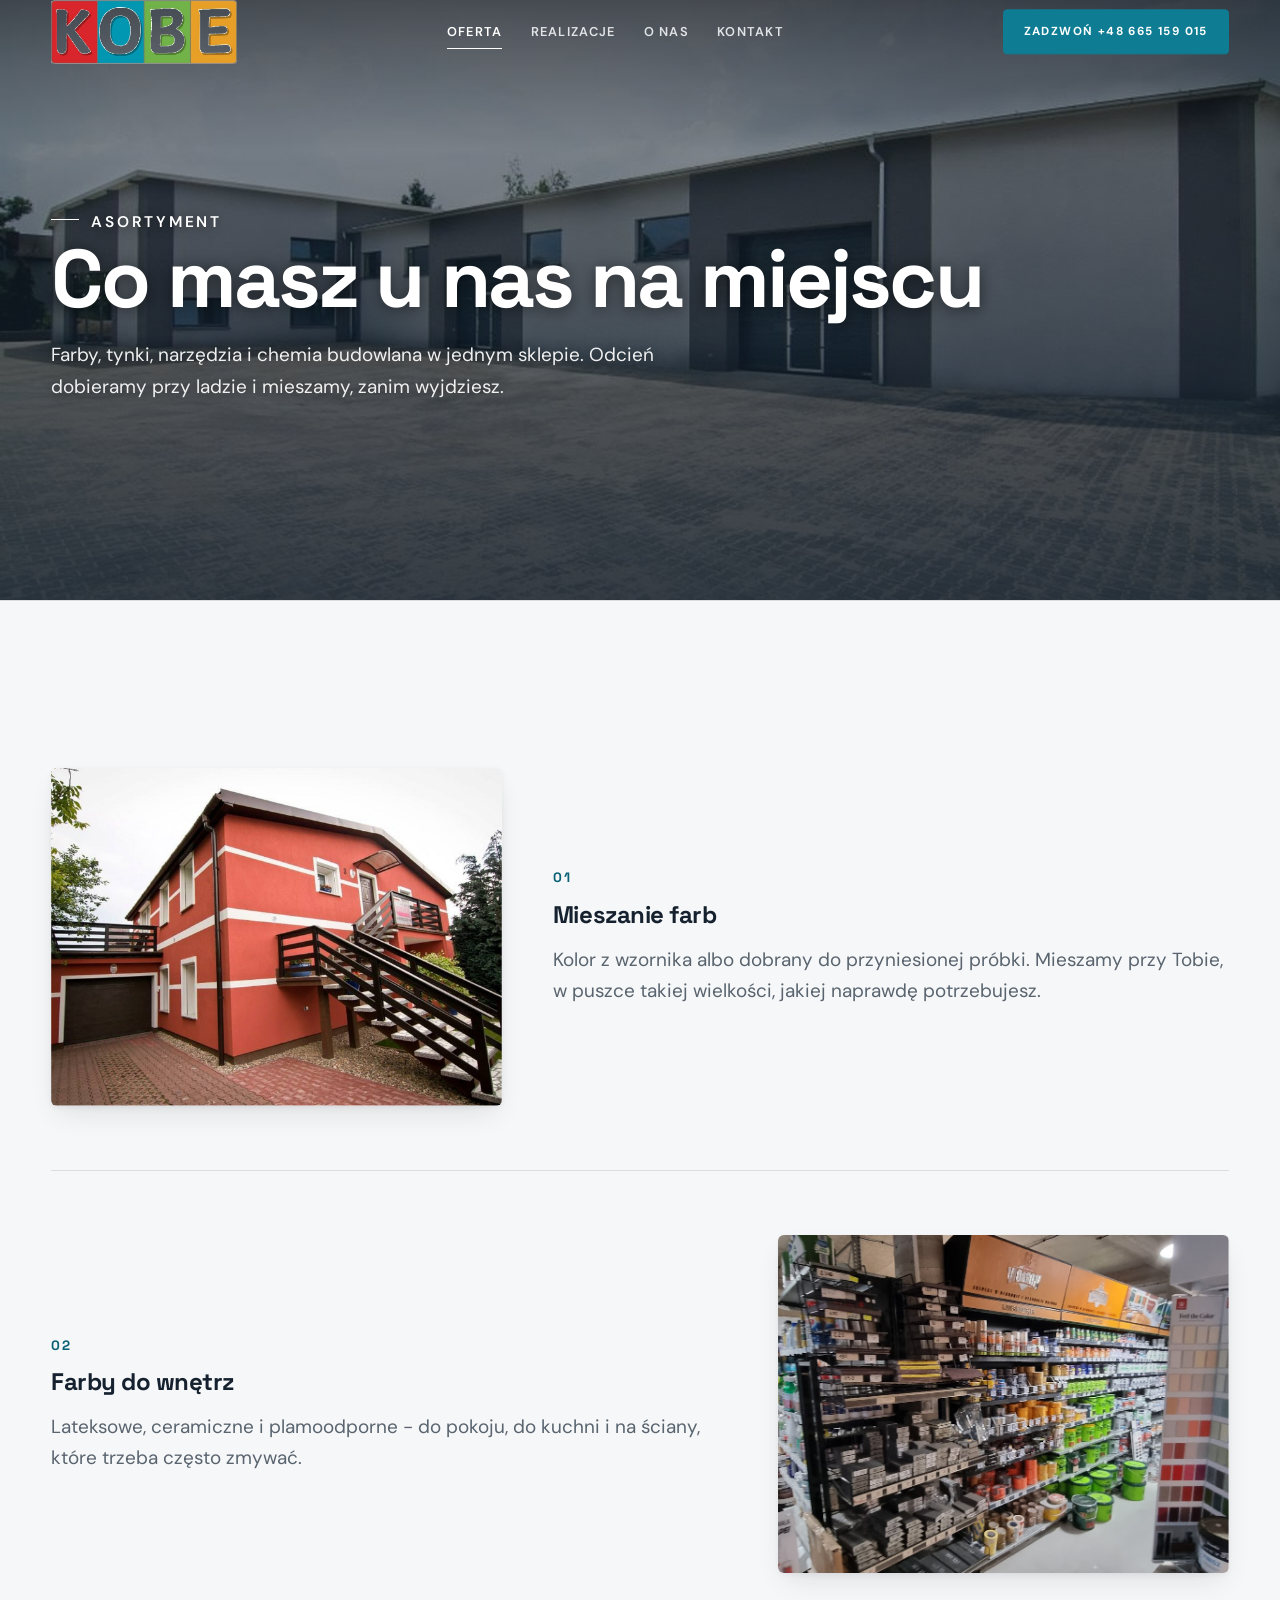
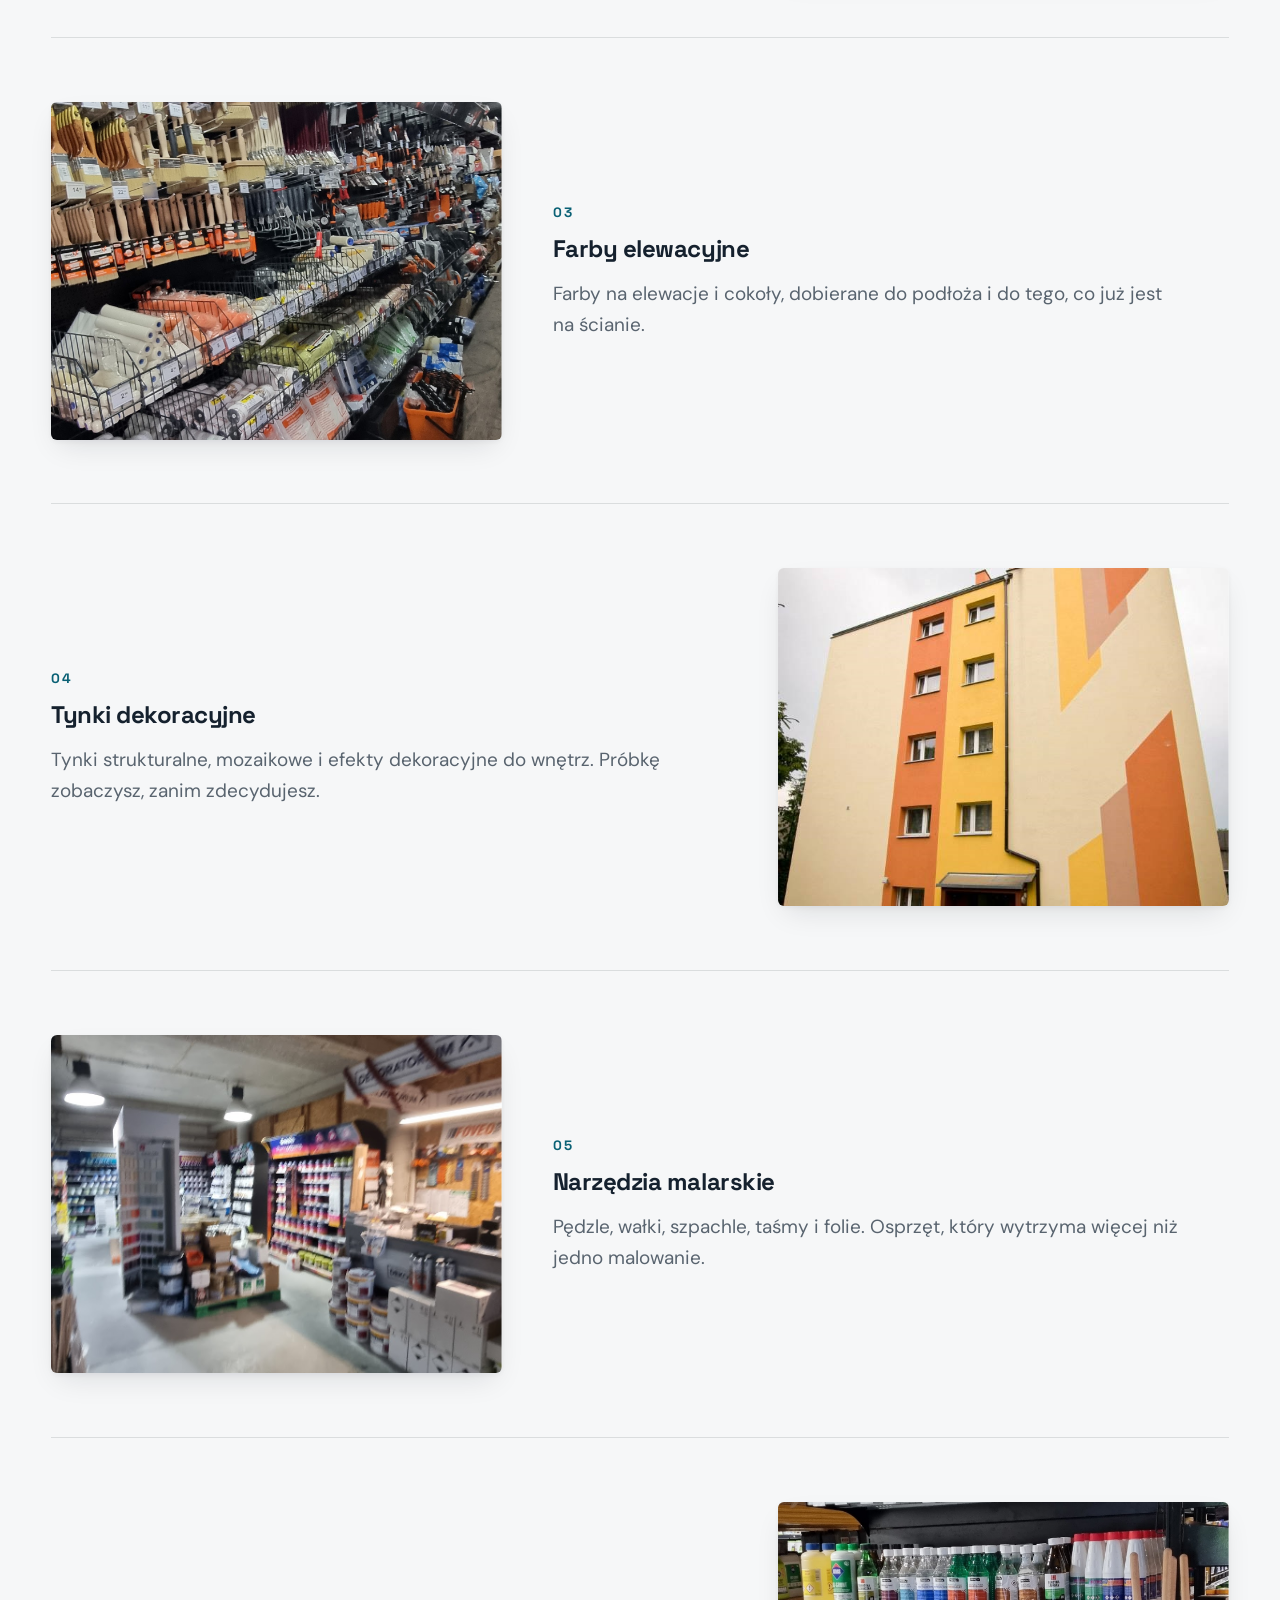
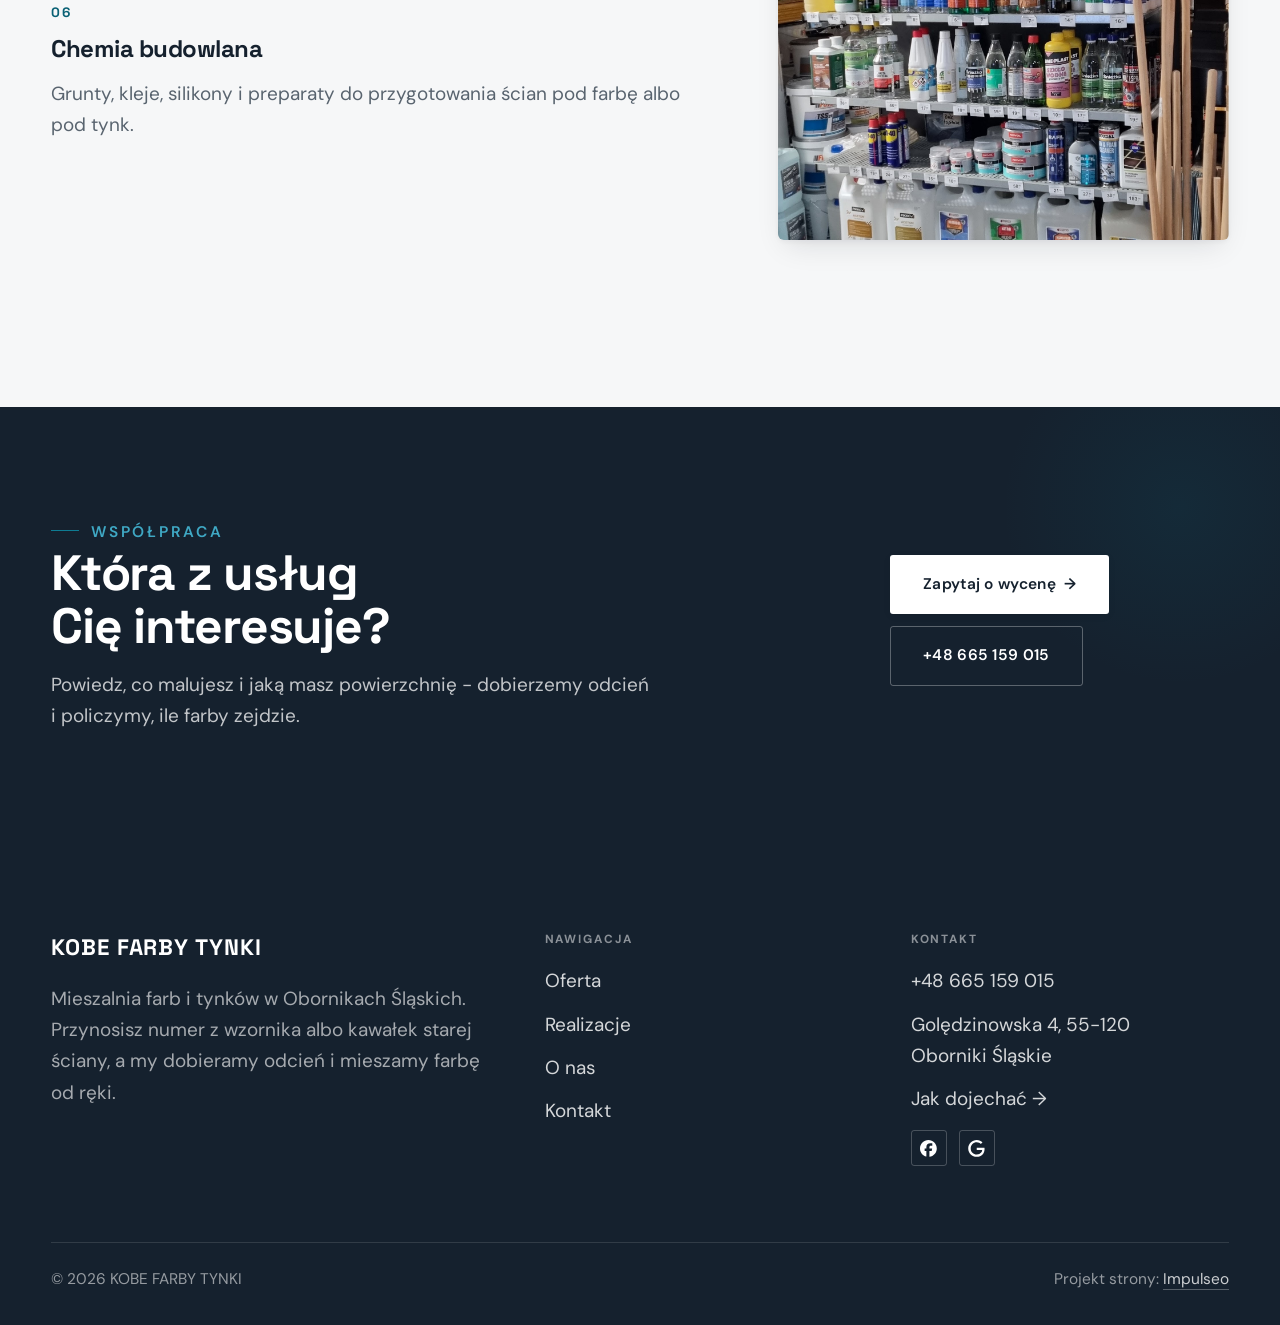
<file: oferta.html>
<!DOCTYPE html>
<html lang="pl">
<head>
<meta charset="UTF-8">
<meta name="viewport" content="width=device-width, initial-scale=1.0">
<title>Oferta - KOBE FARBY TYNKI</title>
<meta name="description" content="KOBE FARBY TYNKI - mieszalnia farb i tynków w Obornikach Śląskich. Farby wewnętrzne i elewacyjne mieszane na miejscu, tynki dekoracyjne, narzędzia malarskie i chemia budowlana. Doradzimy, ile i czego kupić.">
<link rel="canonical" href="https://kris20032.github.io/kobe-naprawione/oferta.html">
<meta name="robots" content="noindex, nofollow">
<meta property="og:type" content="website">
<meta property="og:locale" content="pl_PL">
<meta property="og:site_name" content="KOBE FARBY TYNKI">
<meta property="og:title" content="Oferta - KOBE FARBY TYNKI">
<meta property="og:description" content="KOBE FARBY TYNKI - mieszalnia farb i tynków w Obornikach Śląskich. Farby wewnętrzne i elewacyjne mieszane na miejscu, tynki dekoracyjne, narzędzia malarskie i chemia budowlana. Doradzimy, ile i czego kupić.">
<meta property="og:url" content="https://kris20032.github.io/kobe-naprawione/oferta.html">
<meta property="og:image" content="https://kris20032.github.io/kobe-naprawione/img/og.jpg">
<meta property="og:image:width" content="1200">
<meta property="og:image:height" content="630">
<meta name="twitter:card" content="summary_large_image">
<link rel="preconnect" href="https://fonts.googleapis.com">
<link rel="preconnect" href="https://fonts.gstatic.com" crossorigin>
<link href="https://fonts.googleapis.com/css2?family=Space+Grotesk:wght@500;600;700&family=DM+Sans:opsz,wght@9..40,400;9..40,500;9..40,600&display=swap" rel="stylesheet">
<link rel="stylesheet" href="assets/styles.css?v=e2457033">
</head>
<body>

<header class="nav">
  <div class="wrap nav-inner">
    <a class="brand brand-has-logo" href="index.html"><img class="brand-logo" src="img/logo.png" alt="KOBE FARBY TYNKI" width="720" height="248" decoding="async"></a>
    <nav class="nav-links">
      <a href="oferta.html" class="active" aria-current="page">Oferta</a>
      <a href="realizacje.html">Realizacje</a>
      <a href="o-nas.html">O nas</a>
      <a href="kontakt.html">Kontakt</a>
      <a href="tel:+48665159015" class="btn btn-accent">Zadzwoń +48 665 159 015</a>
    </nav>
    <button class="nav-toggle" aria-label="Menu"><span></span><span></span><span></span></button>
  </div>
</header>

<main>
<section class="pagehead">
  <img src="img/g7.jpg" alt="KOBE FARBY TYNKI - Co masz u nas na miejscu" width="1600" height="1066" decoding="async">
  <div class="wrap">
    <span class="eyebrow">Asortyment</span>
    <h1>Co masz u nas na miejscu</h1>
    <p>Farby, tynki, narzędzia i chemia budowlana w jednym sklepie. Odcień dobieramy przy ladzie i mieszamy, zanim wyjdziesz.</p>
  </div>
</section>
<section>
  <div class="wrap">
    <div class="svc-row reveal">
      <div class="svc-row-art"><img src="img/g1.jpg" alt="Mieszanie farb" loading="lazy" width="1600" height="1066" decoding="async"></div>
      <div>
        <span class="num">01</span>
        <h3>Mieszanie farb</h3>
        <p class="muted">Kolor z wzornika albo dobrany do przyniesionej próbki. Mieszamy przy Tobie, w puszce takiej wielkości, jakiej naprawdę potrzebujesz.</p>
      </div>
    </div>
    <div class="svc-row rev reveal">
      <div class="svc-row-art"><img src="img/g2.jpg" alt="Farby do wnętrz" loading="lazy" width="1600" height="721" decoding="async"></div>
      <div>
        <span class="num">02</span>
        <h3>Farby do wnętrz</h3>
        <p class="muted">Lateksowe, ceramiczne i plamoodporne - do pokoju, do kuchni i na ściany, które trzeba często zmywać.</p>
      </div>
    </div>
    <div class="svc-row reveal">
      <div class="svc-row-art"><img src="img/g3.jpg" alt="Farby elewacyjne" loading="lazy" width="1600" height="1184" decoding="async"></div>
      <div>
        <span class="num">03</span>
        <h3>Farby elewacyjne</h3>
        <p class="muted">Farby na elewacje i cokoły, dobierane do podłoża i do tego, co już jest na ścianie.</p>
      </div>
    </div>
    <div class="svc-row rev reveal">
      <div class="svc-row-art"><img src="img/g4.jpg" alt="Tynki dekoracyjne" loading="lazy" width="640" height="960" decoding="async"></div>
      <div>
        <span class="num">04</span>
        <h3>Tynki dekoracyjne</h3>
        <p class="muted">Tynki strukturalne, mozaikowe i efekty dekoracyjne do wnętrz. Próbkę zobaczysz, zanim zdecydujesz.</p>
      </div>
    </div>
    <div class="svc-row reveal">
      <div class="svc-row-art"><img src="img/g5.jpg" alt="Narzędzia malarskie" loading="lazy" width="1600" height="721" decoding="async"></div>
      <div>
        <span class="num">05</span>
        <h3>Narzędzia malarskie</h3>
        <p class="muted">Pędzle, wałki, szpachle, taśmy i folie. Osprzęt, który wytrzyma więcej niż jedno malowanie.</p>
      </div>
    </div>
    <div class="svc-row rev reveal">
      <div class="svc-row-art"><img src="img/g6.jpg" alt="Chemia budowlana" loading="lazy" width="1600" height="1184" decoding="async"></div>
      <div>
        <span class="num">06</span>
        <h3>Chemia budowlana</h3>
        <p class="muted">Grunty, kleje, silikony i preparaty do przygotowania ścian pod farbę albo pod tynk.</p>
      </div>
    </div>
  </div>
</section>

<section class="cta">
  <div class="wrap">
    <div class="reveal">
      <span class="eyebrow">Współpraca</span>
      <h2>Która z usług Cię interesuje?</h2>
      <p>Powiedz, co malujesz i jaką masz powierzchnię - dobierzemy odcień i policzymy, ile farby zejdzie.</p>
    </div>
    <div class="cta-actions reveal">
      <a href="kontakt.html" class="btn btn-light">Zapytaj o wycenę <span class="arr">→</span></a>
      <a href="tel:+48665159015" class="btn btn-ghost btn-ghost-cta">+48 665 159 015</a>
    </div>
  </div>
</section>
</main>

<footer>
  <div class="wrap">
    <div class="foot-grid">
      <div class="foot-brand">
        <div class="name">KOBE FARBY TYNKI</div>
        <p>Mieszalnia farb i tynków w Obornikach Śląskich. Przynosisz numer z wzornika albo kawałek starej ściany, a my dobieramy odcień i mieszamy farbę od ręki.</p>
      </div>
      <div class="foot-col">
        <h4>Nawigacja</h4>
        <a href="oferta.html">Oferta</a>
        <a href="realizacje.html">Realizacje</a>
        <a href="o-nas.html">O nas</a>
        <a href="kontakt.html">Kontakt</a>
      </div>
      <div class="foot-col">
        <h4>Kontakt</h4>
        <a href="tel:+48665159015">+48 665 159 015</a>
        <p>Golędzinowska 4, 55-120 Oborniki Śląskie</p>
        <a href="https://maps.google.com/?cid=13669414859423835637&g_mp=Cidnb29nbGUubWFwcy5wbGFjZXMudjEuUGxhY2VzLlNlYXJjaFRleHQQAhgEIAA" target="_blank" rel="noopener">Jak dojechać →</a>
      <div class="foot-soc">
        <a class="soc" href="https://www.facebook.com/KOBE.farb/photos/" target="_blank" rel="noopener" aria-label="Facebook - KOBE FARBY TYNKI"><svg viewBox="0 0 24 24" aria-hidden="true" focusable="false"><path d="M9.101 23.691v-7.98H6.627v-3.667h2.474v-1.58c0-4.085 1.848-5.978 5.858-5.978.401 0 .955.042 1.468.103a8.68 8.68 0 0 1 1.141.195v3.325a8.623 8.623 0 0 0-.653-.036 26.805 26.805 0 0 0-.733-.009c-.707 0-1.259.096-1.675.309a1.686 1.686 0 0 0-.679.622c-.258.42-.374.995-.374 1.752v1.297h3.919l-.386 2.103-.287 1.564h-3.246v8.245C19.396 23.238 24 18.179 24 12.044c0-6.627-5.373-12-12-12s-12 5.373-12 12c0 5.628 3.874 10.35 9.101 11.647Z" fill="currentColor"/></svg></a>
        <a class="soc" href="https://maps.google.com/?cid=13669414859423835637&g_mp=Cidnb29nbGUubWFwcy5wbGFjZXMudjEuUGxhY2VzLlNlYXJjaFRleHQQAhgEIAA" target="_blank" rel="noopener" aria-label="Google - KOBE FARBY TYNKI"><svg viewBox="0 0 24 24" aria-hidden="true" focusable="false"><path d="M12.48 10.92v3.28h7.84c-.24 1.84-.853 3.187-1.787 4.133-1.147 1.147-2.933 2.4-6.053 2.4-4.827 0-8.6-3.893-8.6-8.72s3.773-8.72 8.6-8.72c2.6 0 4.507 1.027 5.907 2.347l2.307-2.307C18.747 1.44 16.133 0 12.48 0 5.867 0 .307 5.387.307 12s5.56 12 12.173 12c3.573 0 6.267-1.173 8.373-3.36 2.16-2.16 2.84-5.213 2.84-7.667 0-.76-.053-1.467-.173-2.053H12.48z" fill="currentColor"/></svg></a>
      </div>
      </div>
    </div>
    <div class="foot-bot">
      <span>© 2026 KOBE FARBY TYNKI</span>
      <span>Projekt strony: <a class="foot-credit" href="https://impulseo.pl" target="_blank" rel="noopener">Impulseo</a></span>
    </div>
  </div>
</footer>
<div class="sticky-call"><a class="sc-call" href="tel:+48665159015"><svg class="ico-tel" width="16" height="16" viewBox="0 0 24 24" fill="none" aria-hidden="true"><path d="M6.6 10.8a15.5 15.5 0 0 0 6.6 6.6l2.2-2.2a1 1 0 0 1 1-.24 11.4 11.4 0 0 0 3.6.58 1 1 0 0 1 1 1V20a1 1 0 0 1-1 1A17 17 0 0 1 3 4a1 1 0 0 1 1-1h3.5a1 1 0 0 1 1 1c0 1.25.2 2.46.58 3.6a1 1 0 0 1-.25 1l-2.23 2.2Z" fill="currentColor"/></svg> Zadzwoń</a><a class="sc-quote" href="kontakt.html">Zadzwoń po kolor</a></div>
<div class="demo-wazne" data-do="2026-09-15" data-cykl="3" hidden><svg class="dw-ico" width="13" height="13" viewBox="0 0 24 24" fill="none" aria-hidden="true"><circle cx="12" cy="12" r="8.6" stroke="currentColor" stroke-width="1.8"/><path d="M12 7.2V12l3.3 2" stroke="currentColor" stroke-width="1.8" stroke-linecap="round"/></svg><span class="dw-txt"></span></div>

<script src="assets/main.js"></script>
</body>
</html>
</file>
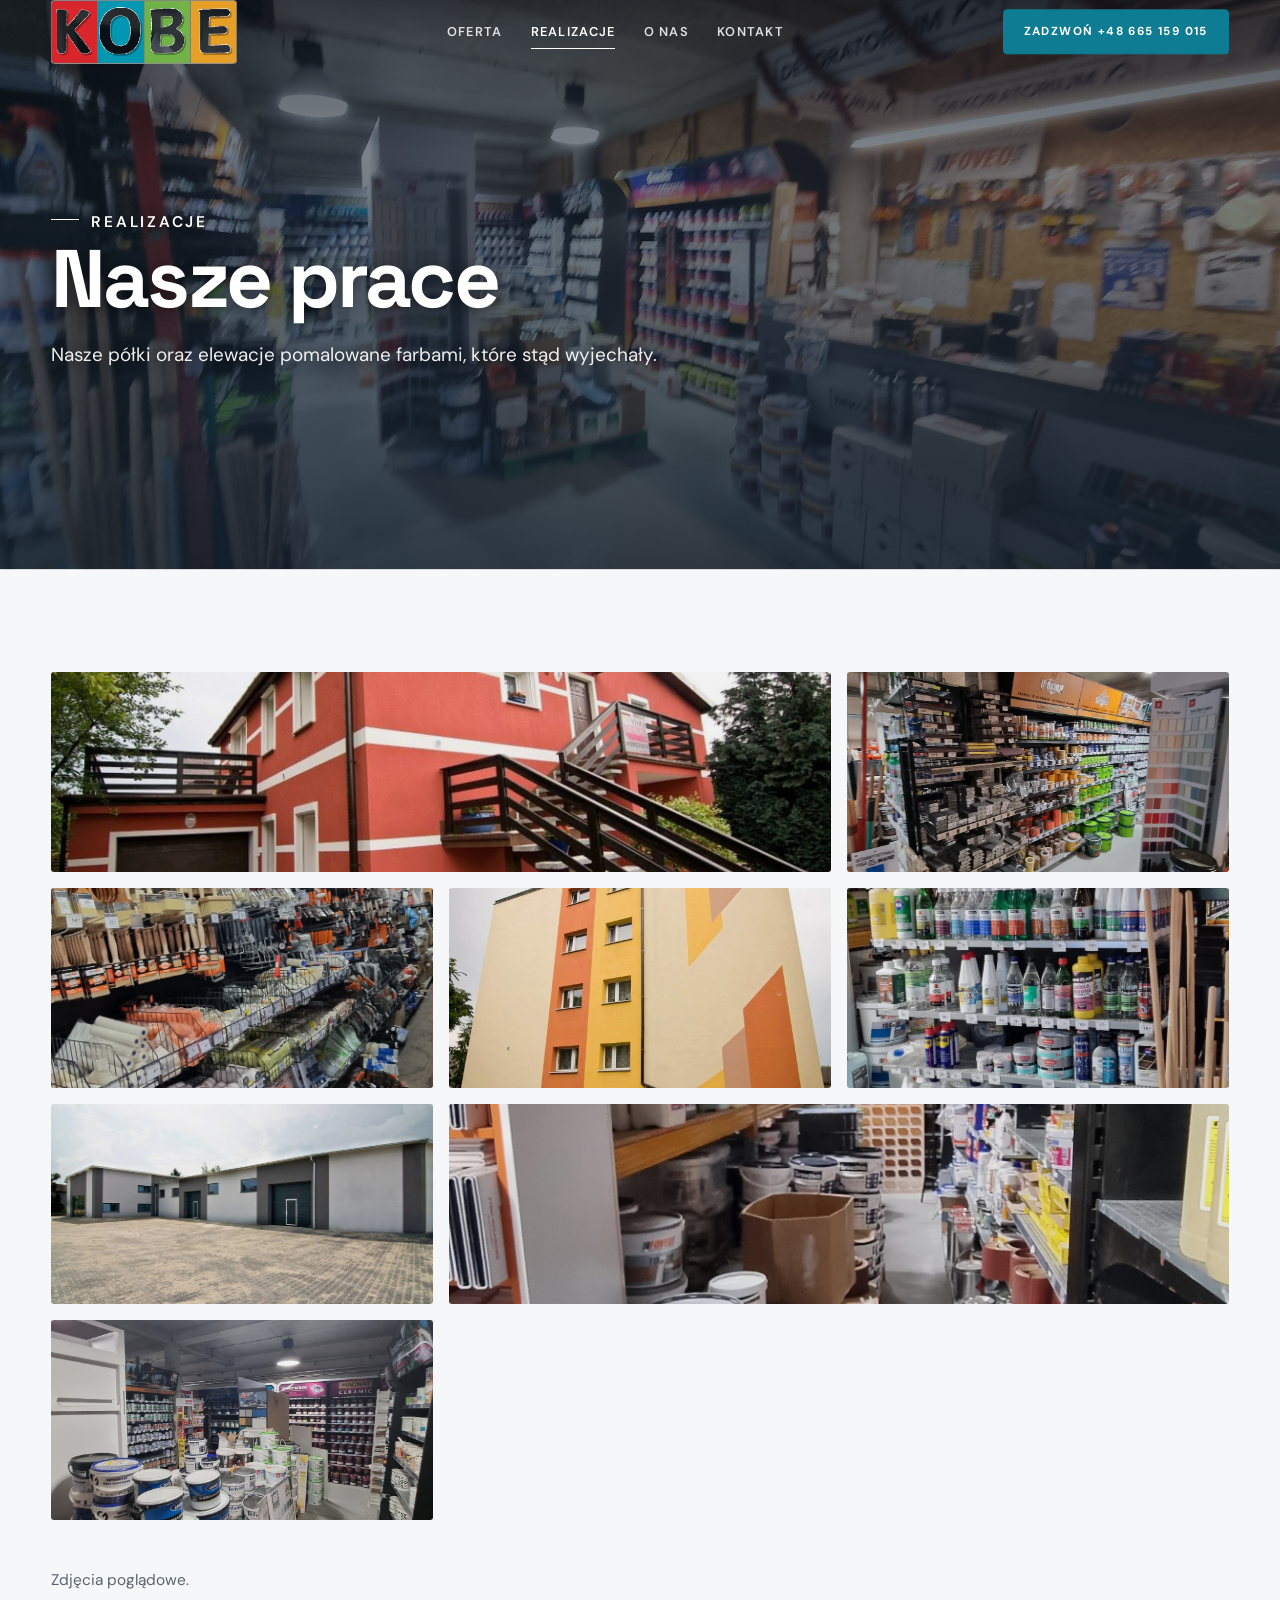
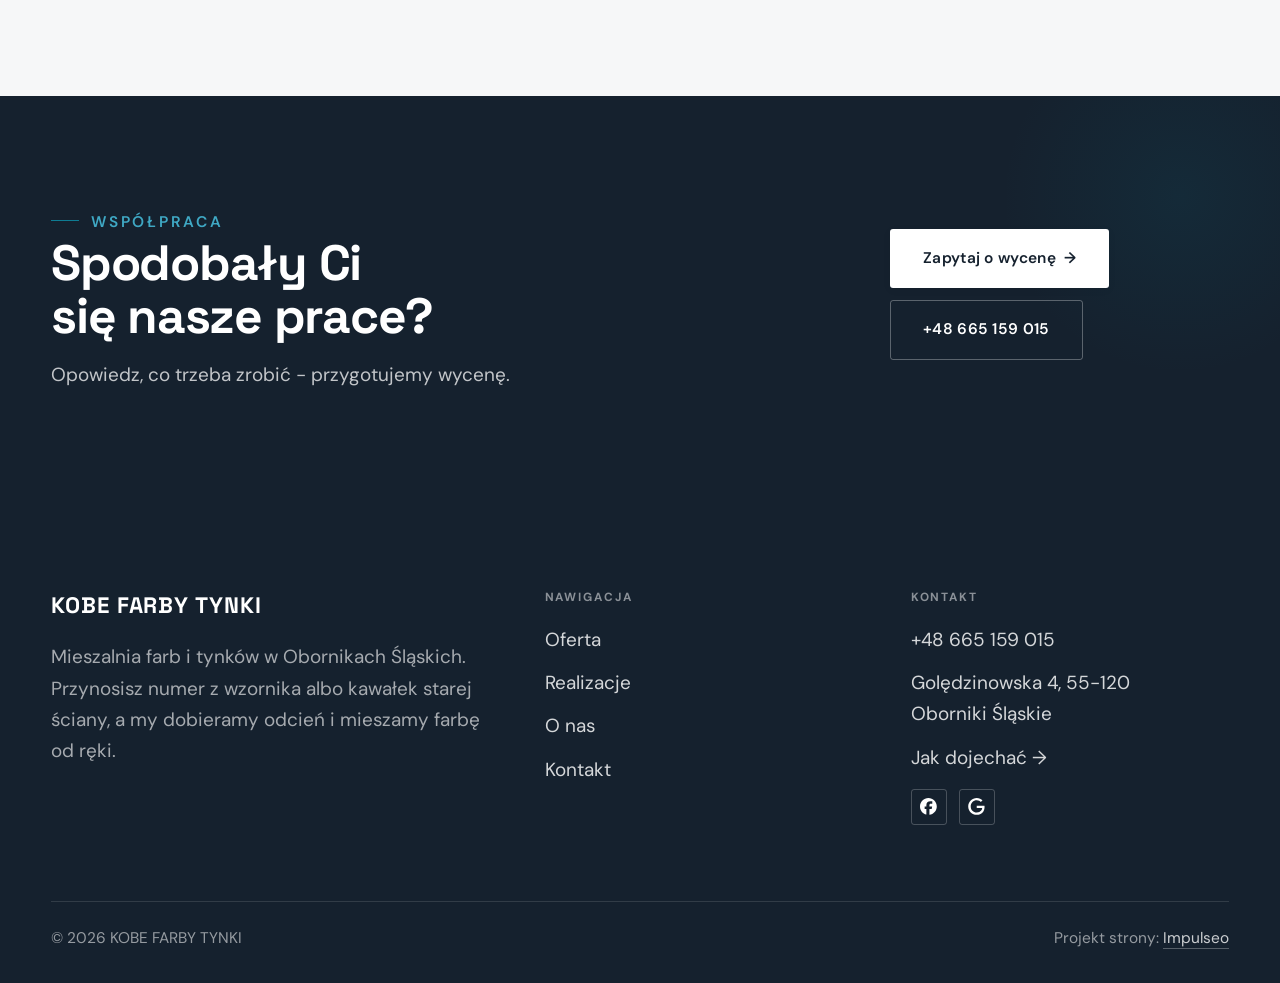
<file: realizacje.html>
<!DOCTYPE html>
<html lang="pl">
<head>
<meta charset="UTF-8">
<meta name="viewport" content="width=device-width, initial-scale=1.0">
<title>Realizacje - KOBE FARBY TYNKI</title>
<meta name="description" content="Realizacje KOBE FARBY TYNKI: Elewacja po malowaniu, Wzorniki kolorów, Narzędzia malarskie, Elewacja bloku, Wnętrze sklepu">
<link rel="canonical" href="https://kris20032.github.io/kobe-naprawione/realizacje.html">
<meta name="robots" content="noindex, nofollow">
<meta property="og:type" content="website">
<meta property="og:locale" content="pl_PL">
<meta property="og:site_name" content="KOBE FARBY TYNKI">
<meta property="og:title" content="Realizacje - KOBE FARBY TYNKI">
<meta property="og:description" content="Realizacje KOBE FARBY TYNKI: Elewacja po malowaniu, Wzorniki kolorów, Narzędzia malarskie, Elewacja bloku, Wnętrze sklepu">
<meta property="og:url" content="https://kris20032.github.io/kobe-naprawione/realizacje.html">
<meta property="og:image" content="https://kris20032.github.io/kobe-naprawione/img/og.jpg">
<meta property="og:image:width" content="1200">
<meta property="og:image:height" content="630">
<meta name="twitter:card" content="summary_large_image">
<link rel="preconnect" href="https://fonts.googleapis.com">
<link rel="preconnect" href="https://fonts.gstatic.com" crossorigin>
<link href="https://fonts.googleapis.com/css2?family=Space+Grotesk:wght@500;600;700&family=DM+Sans:opsz,wght@9..40,400;9..40,500;9..40,600&display=swap" rel="stylesheet">
<link rel="stylesheet" href="assets/styles.css?v=e2457033">
</head>
<body>

<header class="nav">
  <div class="wrap nav-inner">
    <a class="brand brand-has-logo" href="index.html"><img class="brand-logo" src="img/logo.png" alt="KOBE FARBY TYNKI" width="720" height="248" decoding="async"></a>
    <nav class="nav-links">
      <a href="oferta.html">Oferta</a>
      <a href="realizacje.html" class="active" aria-current="page">Realizacje</a>
      <a href="o-nas.html">O nas</a>
      <a href="kontakt.html">Kontakt</a>
      <a href="tel:+48665159015" class="btn btn-accent">Zadzwoń +48 665 159 015</a>
    </nav>
    <button class="nav-toggle" aria-label="Menu"><span></span><span></span><span></span></button>
  </div>
</header>

<main>
<section class="pagehead">
  <img src="img/g5.jpg" alt="KOBE FARBY TYNKI - Nasze prace" width="1600" height="721" decoding="async">
  <div class="wrap">
    <span class="eyebrow">Realizacje</span>
    <h1>Nasze prace</h1>
    <p>Nasze półki oraz elewacje pomalowane farbami, które stąd wyjechały.</p>
  </div>
</section>
<section>
  <div class="wrap">
    <div class="gallery">
      <div class="tile t-two3 reveal"><img src="img/g1.jpg" alt="KOBE FARBY TYNKI" loading="lazy" width="1600" height="1066" decoding="async"></div>
      <div class="tile t-third reveal"><img src="img/g2.jpg" alt="KOBE FARBY TYNKI" loading="lazy" width="1600" height="721" decoding="async"></div>
      <div class="tile t-third reveal"><img src="img/g3.jpg" alt="KOBE FARBY TYNKI" loading="lazy" width="1600" height="1184" decoding="async"></div>
      <div class="tile t-third reveal"><img src="img/g4.jpg" alt="KOBE FARBY TYNKI" loading="lazy" width="640" height="960" decoding="async"></div>
      <div class="tile t-third reveal"><img src="img/g6.jpg" alt="KOBE FARBY TYNKI" loading="lazy" width="1600" height="1184" decoding="async"></div>
      <div class="tile t-third reveal"><img src="img/g7.jpg" alt="KOBE FARBY TYNKI" loading="lazy" width="1600" height="1066" decoding="async"></div>
      <div class="tile t-two3 reveal"><img src="img/g8.jpg" alt="KOBE FARBY TYNKI" loading="lazy" width="1600" height="1184" decoding="async"></div>
      <div class="tile t-third reveal"><img src="img/about.jpg" alt="KOBE FARBY TYNKI" loading="lazy" width="1600" height="721" decoding="async"></div>
    </div>
    <p class="muted reveal" style="margin-top:var(--space-7);font-size:var(--text-sm);max-width:62ch">Zdjęcia poglądowe.</p>
  </div>
</section>
<section class="cta">
  <div class="wrap">
    <div class="reveal">
      <span class="eyebrow">Współpraca</span>
      <h2>Spodobały Ci się nasze prace?</h2>
      <p>Opowiedz, co trzeba zrobić - przygotujemy wycenę.</p>
    </div>
    <div class="cta-actions reveal">
      <a href="kontakt.html" class="btn btn-light">Zapytaj o wycenę <span class="arr">→</span></a>
      <a href="tel:+48665159015" class="btn btn-ghost btn-ghost-cta">+48 665 159 015</a>
    </div>
  </div>
</section>
</main>

<footer>
  <div class="wrap">
    <div class="foot-grid">
      <div class="foot-brand">
        <div class="name">KOBE FARBY TYNKI</div>
        <p>Mieszalnia farb i tynków w Obornikach Śląskich. Przynosisz numer z wzornika albo kawałek starej ściany, a my dobieramy odcień i mieszamy farbę od ręki.</p>
      </div>
      <div class="foot-col">
        <h4>Nawigacja</h4>
        <a href="oferta.html">Oferta</a>
        <a href="realizacje.html">Realizacje</a>
        <a href="o-nas.html">O nas</a>
        <a href="kontakt.html">Kontakt</a>
      </div>
      <div class="foot-col">
        <h4>Kontakt</h4>
        <a href="tel:+48665159015">+48 665 159 015</a>
        <p>Golędzinowska 4, 55-120 Oborniki Śląskie</p>
        <a href="https://maps.google.com/?cid=13669414859423835637&g_mp=Cidnb29nbGUubWFwcy5wbGFjZXMudjEuUGxhY2VzLlNlYXJjaFRleHQQAhgEIAA" target="_blank" rel="noopener">Jak dojechać →</a>
      <div class="foot-soc">
        <a class="soc" href="https://www.facebook.com/KOBE.farb/photos/" target="_blank" rel="noopener" aria-label="Facebook - KOBE FARBY TYNKI"><svg viewBox="0 0 24 24" aria-hidden="true" focusable="false"><path d="M9.101 23.691v-7.98H6.627v-3.667h2.474v-1.58c0-4.085 1.848-5.978 5.858-5.978.401 0 .955.042 1.468.103a8.68 8.68 0 0 1 1.141.195v3.325a8.623 8.623 0 0 0-.653-.036 26.805 26.805 0 0 0-.733-.009c-.707 0-1.259.096-1.675.309a1.686 1.686 0 0 0-.679.622c-.258.42-.374.995-.374 1.752v1.297h3.919l-.386 2.103-.287 1.564h-3.246v8.245C19.396 23.238 24 18.179 24 12.044c0-6.627-5.373-12-12-12s-12 5.373-12 12c0 5.628 3.874 10.35 9.101 11.647Z" fill="currentColor"/></svg></a>
        <a class="soc" href="https://maps.google.com/?cid=13669414859423835637&g_mp=Cidnb29nbGUubWFwcy5wbGFjZXMudjEuUGxhY2VzLlNlYXJjaFRleHQQAhgEIAA" target="_blank" rel="noopener" aria-label="Google - KOBE FARBY TYNKI"><svg viewBox="0 0 24 24" aria-hidden="true" focusable="false"><path d="M12.48 10.92v3.28h7.84c-.24 1.84-.853 3.187-1.787 4.133-1.147 1.147-2.933 2.4-6.053 2.4-4.827 0-8.6-3.893-8.6-8.72s3.773-8.72 8.6-8.72c2.6 0 4.507 1.027 5.907 2.347l2.307-2.307C18.747 1.44 16.133 0 12.48 0 5.867 0 .307 5.387.307 12s5.56 12 12.173 12c3.573 0 6.267-1.173 8.373-3.36 2.16-2.16 2.84-5.213 2.84-7.667 0-.76-.053-1.467-.173-2.053H12.48z" fill="currentColor"/></svg></a>
      </div>
      </div>
    </div>
    <div class="foot-bot">
      <span>© 2026 KOBE FARBY TYNKI</span>
      <span>Projekt strony: <a class="foot-credit" href="https://impulseo.pl" target="_blank" rel="noopener">Impulseo</a></span>
    </div>
  </div>
</footer>
<div class="sticky-call"><a class="sc-call" href="tel:+48665159015"><svg class="ico-tel" width="16" height="16" viewBox="0 0 24 24" fill="none" aria-hidden="true"><path d="M6.6 10.8a15.5 15.5 0 0 0 6.6 6.6l2.2-2.2a1 1 0 0 1 1-.24 11.4 11.4 0 0 0 3.6.58 1 1 0 0 1 1 1V20a1 1 0 0 1-1 1A17 17 0 0 1 3 4a1 1 0 0 1 1-1h3.5a1 1 0 0 1 1 1c0 1.25.2 2.46.58 3.6a1 1 0 0 1-.25 1l-2.23 2.2Z" fill="currentColor"/></svg> Zadzwoń</a><a class="sc-quote" href="kontakt.html">Zadzwoń po kolor</a></div>
<div class="demo-wazne" data-do="2026-09-15" data-cykl="3" hidden><svg class="dw-ico" width="13" height="13" viewBox="0 0 24 24" fill="none" aria-hidden="true"><circle cx="12" cy="12" r="8.6" stroke="currentColor" stroke-width="1.8"/><path d="M12 7.2V12l3.3 2" stroke="currentColor" stroke-width="1.8" stroke-linecap="round"/></svg><span class="dw-txt"></span></div>

<script src="assets/main.js"></script>
</body>
</html>
</file>
<file: assets/styles.css>
/* ============================================================
   STOLBASZ — premium, architektoniczny B2B fit-out
   Jasna paleta, zero brązu. System wg premium-web-craft.
   Projekt strony: Impulseo (impulseo.pl)
   ============================================================ */

:root{
  /* PALETA - jasna, architektoniczna, chłodna */
  --paper:#F6F7F8;          /* główne tło - czysta neutralna biel, zero podbarwienia */
  --paper-2:#EAEDF0;        /* sekcje alternatywne (chłodny jasny szary) */
  --paper-3:#E1E5E9;        /* delikatne wypełnienia */
  --ink:#15212E;            /* tekst główny - chłodny grafit */
  --ink-soft:#24333F;       /* nagłówki drugorzędne */
  --muted:#59646F;          /* tekst poboczny (WCAG 4.5 na każdym tle) */
  --line:rgba(21,33,46,.12);/* hairline */
  --accent:#0E7C93;         /* petrol z loga (kafel "O") - jedyny akcent */
  --accent-d:#0A6175;
  --accent-soft:rgba(14,124,147,.10);
  --accent-light:#3FA8C4;   /* akcent czytelny na ciemnym tle (5,9:1 na --dark) */
  --dark:#15212E;           /* sekcje ciemne (stopka/CTA) */

  /* HOVER ZDJĘĆ — JEDEN standard dla całego silnika (decyzja K. 04.08.2026, artefakt z wariantami).
     AKTUALNE (K.+Szymon 09.08.2026, wybór z artefaktu 6 wariantów): zoom 1.05 przy 1.4s -
     przy tak długim czasie mocniejszy kadr NIE skacze, tylko „oddycha". Poprzedni standard
     (1.02 / .55s z 04.08) odbierany jako dynamiczny i szybki.
     Spoczynek lekko przygaszony, ale TYLKO tam, gdzie jest mysz (@media hover:hover) —
     na telefonie zdjęcia zostają w pełnej jasności. */
  --img-zoom:1.05;                   /* K.+Szymon 09.08: wariant F z artefaktu porównawczego */
  --img-rest:brightness(.95) saturate(.99);
  --img-hot:brightness(1.06) saturate(1.05);
  --img-dur:1.4s;                    /* K.+Szymon 09.08 (wariant F): powoli = elegancko */
  --img-ease:cubic-bezier(.16,.84,.44,1);  /* miękki ogon, efekt „oddychania" */

  /* ODSTĘPY — skala 4/8 */
  --space-1:4px; --space-2:8px; --space-3:12px; --space-4:16px; --space-5:24px;
  --space-6:32px; --space-7:48px; --space-8:64px; --space-9:96px; --space-10:128px;

  /* TYPOGRAFIA — fluid clamp() (skala podbita 16.07.2026: większe, czytelniejsze litery — uwaga Adama) */
  --text-sm:clamp(.9rem,.87rem + .12vw,1rem);
  --text-base:clamp(1.08rem,1.04rem + .18vw,1.2rem);
  --text-lg:clamp(1.24rem,1.15rem + .34vw,1.44rem);
  --text-h3:clamp(1.34rem,1.22rem + .55vw,1.66rem);
  --text-h2:clamp(2.1rem,1.66rem + 2.1vw,3.1rem);
  --text-h1:clamp(2.9rem,2.1rem + 4vw,5.1rem);

  /* PROMIENIE — architektoniczne, raczej ostre */
  --r-sm:3px; --r-md:6px; --r-lg:10px;

  /* RUCH */
  --ease:cubic-bezier(.25,.46,.45,.94); --dur:.24s;

  /* CIENIE — miękkie, warstwowe */
  --sh-sm:0 1px 2px rgba(16,24,32,.04), 0 2px 8px rgba(16,24,32,.05);
  --sh-md:0 2px 6px rgba(16,24,32,.05), 0 12px 28px -8px rgba(16,24,32,.12);
  --sh-lg:0 6px 14px rgba(16,24,32,.07), 0 26px 56px -18px rgba(16,24,32,.22);

  --hairline:1px solid var(--line);

  --font-display:'Space Grotesk','Inter',sans-serif;
  --font-body:'DM Sans','Inter',sans-serif;
}

*{box-sizing:border-box;margin:0;padding:0}
html{scroll-behavior:smooth}
body{
  font-family:var(--font-body);
  font-size:var(--text-base);
  line-height:1.65;
  color:var(--ink);
  background:var(--paper);
  -webkit-font-smoothing:antialiased;
  text-rendering:optimizeLegibility;
}
img{max-width:100%;height:auto;display:block}  /* height:auto = width/height z atrybutów trzyma proporcje (TOP#12) */
a{color:inherit;text-decoration:none}

.wrap{width:min(92%,1180px);margin-inline:auto}
section{padding-block:clamp(52px,6.5vw,96px)}

h1,h2,h3{font-family:var(--font-display);font-weight:700;line-height:1.08;letter-spacing:-.02em;color:var(--ink)}
h1{font-size:var(--text-h1);letter-spacing:-.035em}
h2{font-size:var(--text-h2);letter-spacing:-.025em}
h3{font-size:var(--text-h3)}
/* MIARA — długość wiersza. WCAG 2.2 SC 1.4.8: max 80 znaków; Butterick: 45–90.
   68ch daje realnie 72–78 znaków polskiego tekstu, czyli z zapasem pod granicą.
   Wcześniej limit miał TYLKO <p> — <li>, <blockquote> i <dd> nie miały żadnego,
   i to jedyny powód, dla którego 23 bloki na dwóch oddanych stronach jadą po
   83–106 znaków w wierszu (pomiar 07.08.2026, bramka `miara`).
   ⚠️ Listy i definicje ograniczamy TYLKO bez klasy: `ul`/`ol` z klasą to u nas
   układ (siatki kafli, menu), a nie tekst ciągły — tam miarę wyznacza układ. */
/* 60ch, nie 68ch (K. 10.08): po zmianie fontów na węższe kroje (DM Sans i spółka)
   w 68ch mieściło się ~90 znaków - bramka pikselowa słusznie zgłaszała przekroczenie
   granicy 80. Pomiar na żywej przeglądarce: 60ch = 90 znaków, 53ch = ~78 znaków, czyli normę WCAG 1.4.8. */
:root{ --miara:53ch }
p{max-width:min(100%,var(--miara))}
blockquote,
ul:not([class])>li, ol:not([class])>li,
dl:not([class])>dd{max-width:min(100%,var(--miara))}

/* ⚠️ Świadomie BEZ wyjątku `.tile p,.card p,.svc p{max-width:none}`, choć nasuwa się sam:
   te akapity BYŁY już ograniczone (stare `p{max-width:65ch}`), więc „wyjątek" nie odblokowałby
   niczego nowego — tylko ROZLUŹNIŁ stan sprzed zmiany na wszystkich demach naraz.
   `figcaption` żadna z reguł wyżej nie dotyczy, więc też nie potrzebuje zwolnienia. */

/* ŁAMANIE. `balance` wyrównuje długości wierszy w nagłówku, `pretty` pilnuje ostatniego
   wiersza akapitu, żeby nie został w nim jeden wyraz. Obsługiwane od Chrome 117 /
   Safari 17.5; starsze przeglądarki po prostu ignorują tę własność.
   `text-wrap:pretty` nie występowało dotąd ANI RAZ w silniku ani w repo klientów. */
h1,h2,h3,.lead,.lede{text-wrap:balance}
p,li,blockquote,dd{text-wrap:pretty}

.eyebrow{
  font-family:var(--font-body);
  font-size:var(--text-sm);
  font-weight:600;
  letter-spacing:.18em;
  text-transform:uppercase;
  color:var(--accent);
  display:inline-flex;align-items:center;gap:var(--space-3);
}
/* flex:none + margin-top = kreska trzyma się PIERWSZEJ linii. Wcześniej align-items:center
   centrowało ją względem całego bloku i przy zawinięciu (długi kicker typu
   „…WNĘTRZ · LESZNO · OD 2019") druga linia lądowała z brzydkim wcięciem. */
.eyebrow{align-items:flex-start}
.eyebrow>*,.eyebrow{text-wrap:balance}   /* dlugi kicker lamal sie na sierote typu samo „2019" w drugiej linii */
.eyebrow::before{content:"";width:28px;height:1px;background:var(--accent);display:inline-block;flex:none;margin-top:.62em}

.muted{color:var(--muted)}
.lead{font-size:var(--text-lg);line-height:1.55;color:var(--ink-soft);max-width:50ch}

/* ---------- BUTTONS ---------- */
.btn{
  display:inline-flex;align-items:center;gap:var(--space-2);
  font-weight:600;font-size:var(--text-sm);letter-spacing:.02em;
  padding:var(--space-4) var(--space-6);
  border-radius:var(--r-sm);
  transition:transform var(--dur) var(--ease),box-shadow var(--dur) var(--ease),background var(--dur) var(--ease);
  cursor:pointer;border:1px solid transparent;
}
.btn-accent{background:var(--accent);color:#fff;box-shadow:var(--sh-sm)}
.btn-accent:hover{background:var(--accent-d);transform:translateY(-2px);box-shadow:var(--sh-md)}
.btn-accent:active{transform:translateY(0);box-shadow:var(--sh-sm)}
.btn-ghost{background:transparent;color:var(--ink);border-color:var(--line)}
.btn-ghost:hover{border-color:var(--accent);color:var(--accent);transform:translateY(-2px)}
.btn-light{background:#fff;color:var(--ink);box-shadow:var(--sh-sm)}
.btn-light:hover{transform:translateY(-2px);box-shadow:var(--sh-md)}
.btn .arr{transition:transform var(--dur) var(--ease)}
.btn:hover .arr{transform:translateX(4px)}

/* ---------- NAV ---------- */
.nav{
  position:sticky;top:0;z-index:50;
  background:color-mix(in srgb,var(--paper) 88%,transparent);
  backdrop-filter:saturate(140%) blur(10px);
  border-bottom:var(--hairline);
}
.nav-inner{display:flex;align-items:center;justify-content:space-between;gap:var(--space-5);height:72px}
/* ANTY-NACHODZENIE (K. 05.08.2026): długa nazwa firmy + przycisk z pełnym numerem nie mieściły się w pasku
   i flex ściskał linki PONIŻEJ ich treści - "Kontakt" wchodził na ramkę "Zadzwoń +48 ...". Teraz ustępuje
   nazwa marki (skrót wielokropkiem), a menu i przycisk nigdy się nie kurczą ani nie zachodzą na siebie. */
.brand{display:flex;flex-direction:column;line-height:1;min-width:0;flex:0 1 auto}
.brand .name{font-family:var(--font-display);font-weight:800;font-size:1.35rem;letter-spacing:.04em;white-space:nowrap;overflow:hidden;text-overflow:ellipsis}
.brand .sub{font-size:.62rem;letter-spacing:.34em;text-transform:uppercase;color:var(--muted);margin-top:5px;white-space:nowrap;overflow:hidden;text-overflow:ellipsis}
.nav-links{display:flex;align-items:center;gap:var(--space-6);flex:0 0 auto}
.nav-links a{font-size:var(--text-sm);font-weight:500;color:var(--ink-soft);position:relative;padding-block:4px;white-space:nowrap;transition:color var(--dur) var(--ease)}
.nav-links a::after{content:"";position:absolute;left:0;bottom:0;width:0;height:1.5px;background:var(--accent);transition:width var(--dur) var(--ease)}
.nav-links a:hover,.nav-links a.active{color:var(--ink)}
.nav-links a:hover::after,.nav-links a.active::after{width:100%}
.nav-links .btn{padding:var(--space-2) var(--space-5)}
/* przyciski w nav: właściwy kolor (przebij .nav-links a) + bez podkreślenia */
.nav-links a.btn-accent{color:#fff}
.nav-links a.btn-ghost,.nav-links a.btn-light{color:var(--ink)}
/* CTA w pasku: NIE podkreślenie spod linków menu, ale ten sam przelatujący błysk,
   co na wszystkich innych przyciskach (zgłoszenie K. 13.08.2026 - „na hero jest efekt
   światła przechodzącego przez przycisk, na navbarze go nie ma, a mają być identyczne").
   Reguła `.nav-links a::after` jest silniejsza od `.btn::after`, więc trzeba jej
   geometrię wyzerować i wpisać połysk z nazwy - samo `display:none` gasiło efekt. */
.nav-links a.btn::after{
  display:block;content:"";position:absolute;inset:0;z-index:-1;pointer-events:none;
  width:auto;height:auto;border-radius:inherit;   /* kasuje geometrię podkreślenia (width:0;height:1.5px) */
  background:linear-gradient(100deg,transparent 32%,rgba(255,255,255,.20) 50%,transparent 68%);
  translate:-120% 0}
@media (prefers-reduced-motion:no-preference){
  .nav-links a.btn:hover::after{translate:120% 0;transition:translate .75s var(--mt-ease,cubic-bezier(.16,.84,.44,1))}
}
.nav-toggle{display:none;background:none;border:none;cursor:pointer;flex-direction:column;gap:5px;padding:8px}
.nav-toggle span{width:24px;height:2px;background:var(--ink);transition:var(--dur)}
/* Ciasny zakres MIĘDZY menu mobilnym a pełnym pulpitem: zbijamy odstępy i nazwę marki,
   żeby wszystko zmieściło się naturalnie, zanim w ogóle dojdzie do skracania wielokropkiem. */
@media(max-width:1280px) and (min-width:921px){
  .nav-links{gap:var(--space-4)}
  .nav-links .btn{padding:var(--space-2) var(--space-4)}
  .brand .name{font-size:1.15rem}
}

/* ---------- HERO (split) ---------- */
.hero{position:relative;overflow:hidden;border-bottom:var(--hairline)}
.hero-grid{display:grid;grid-template-columns:1.05fr .95fr;gap:clamp(24px,4vw,60px);align-items:center;
  padding-block:clamp(36px,4.5vw,64px)}
.hero-copy .eyebrow{margin-bottom:var(--space-5)}
.hero-copy h1{margin-bottom:var(--space-5)}
.hero-copy .lead{margin-bottom:var(--space-7)}
.hero-actions{display:flex;flex-wrap:wrap;gap:var(--space-4)}
.hero-art{position:relative;aspect-ratio:4/3;border-radius:var(--r-lg);overflow:hidden;box-shadow:var(--sh-lg)}
.hero-art img{width:100%;height:100%;object-fit:cover}
.hero-art::after{content:"";position:absolute;inset:0;background:linear-gradient(180deg,transparent 55%,rgba(21,33,46,.28))}
.hero-badge{position:absolute;left:var(--space-5);bottom:var(--space-5);z-index:2;
  background:rgba(252,252,251,.94);backdrop-filter:blur(4px);
  border-radius:var(--r-md);padding:var(--space-4) var(--space-5);box-shadow:var(--sh-md);max-width:78%}
.hero-badge strong{display:block;font-family:var(--font-display);font-size:1rem;letter-spacing:-.01em}
.hero-badge span{font-size:var(--text-sm);color:var(--muted)}

/* ---------- HERO duży / kinowy (strona główna) ---------- */
.hero-cine{position:relative;min-height:clamp(560px,82vh,840px);min-height:clamp(560px,82svh,840px);display:flex;align-items:center;overflow:hidden;border-bottom:var(--hairline)}
.hero-cine>img{position:absolute;inset:0;width:100%;height:100%;object-fit:cover;z-index:0}
.hero-cine::after{content:"";position:absolute;inset:0;z-index:1;
  background:linear-gradient(95deg,rgba(13,18,23,.86) 0%,rgba(13,18,23,.64) 32%,rgba(13,18,23,.24) 62%,rgba(13,18,23,.04) 100%)}
.hero-cine .wrap{position:relative;z-index:2;padding-block:var(--space-8)}
.hero-cine .hero-copy{max-width:660px}
.hero-cine .eyebrow{color:#fff;margin-bottom:var(--space-5)}
.hero-cine .eyebrow::before{background:#fff}
.hero-cine h1{color:#fff;margin-bottom:var(--space-5);font-size:clamp(2.9rem,2rem + 4.4vw,5.2rem);text-wrap:balance}
.hero-cine .lead{color:rgba(255,255,255,.92);max-width:48ch;margin-bottom:var(--space-7)}
.hero-cine .hero-actions{display:flex;flex-wrap:wrap;gap:var(--space-4)}
/* NISKIE OKNO (laptop z dokiem i paskami przeglądarki ma ~700-780 px wysokości widoku):
   H1 do 5.2rem + długi lead nie mieściły się i przyciski wypadały POD krawędź ekranu -
   klient widział stronę bez ani jednego CTA. Skalujemy w dół, zamiast przycinać treść. */
@media(min-width:821px) and (max-height:820px){
  .hero-cine{min-height:clamp(520px,94svh,780px)}
  .hero-cine .wrap{padding-block:var(--space-6)}
  .hero-cine h1{font-size:clamp(2.2rem,1.5rem + 2.6vw,3.6rem);margin-bottom:var(--space-4)}
  .hero-cine .eyebrow{margin-bottom:var(--space-4)}
  .hero-cine .lead{margin-bottom:var(--space-5);max-width:44ch}
}
@media(max-width:680px){
  .hero-cine{min-height:clamp(520px,76vh,640px);min-height:clamp(520px,76svh,640px);align-items:flex-end}
  .hero-cine::after{background:linear-gradient(0deg,rgba(13,18,23,.9) 6%,rgba(13,18,23,.45) 55%,rgba(13,18,23,.25) 100%)}
  .hero-cine .wrap{padding-bottom:var(--space-9)}
  /* TELEFON (~90% oglądających): lead potrafił zająć 8 linii i zepchnąć CTA poza pierwszy ekran.
     Zwężamy interlinię i skalę - treści nie ucinamy, bo to ona sprzedaje. */
  .hero-cine .lead{font-size:.98rem;line-height:1.5;margin-bottom:var(--space-5)}
  .hero-cine .eyebrow{font-size:.72rem;letter-spacing:.13em;margin-bottom:var(--space-4)}
  .hero-cine .eyebrow::before{width:20px}
  .hero-cine h1{margin-bottom:var(--space-4)}
}

/* full-bleed hero variant (podstrony) */
.pagehead{position:relative;min-height:46vh;min-height:46svh;display:flex;align-items:flex-end;overflow:hidden;border-bottom:var(--hairline)}
.pagehead img{position:absolute;inset:0;width:100%;height:100%;object-fit:cover}
/* 10.08.2026 (decyzja K.): mocniejsze przyciemnienie + cień pod tekstem. Bramka mierzyła na
   nagłówkach podstron 3,38-3,43:1 przy wymaganych 4,5 — jasne zdjęcie (hala, śnieg, niebo)
   podchodziło pod biały tekst. Zdjęcia klientów są różne, więc kontrast musi dawać WARSTWA,
   a nie szczęśliwy dobór kadru. */
.pagehead::after{content:"";position:absolute;inset:0;background:linear-gradient(180deg,rgba(21,33,46,.46),rgba(21,33,46,.84))}
.pagehead .wrap{position:relative;z-index:2;padding-block:var(--space-9);color:#fff}
.pagehead h1{color:#fff;max-width:18ch;text-shadow:0 2px 16px rgba(0,0,0,.55)}
.pagehead .eyebrow{color:#fff;text-shadow:0 1px 12px rgba(0,0,0,.55)}
.pagehead .eyebrow::before{background:#fff}
.pagehead p{color:rgba(255,255,255,.92);margin-top:var(--space-4);max-width:54ch;text-shadow:0 1px 12px rgba(0,0,0,.5)}

/* ---------- STRIP (pasek skrótów / liczby) ---------- */
.strip{background:var(--dark);color:#fff}
/* PASEK HASEŁ — standard 04.08.2026 (decyzja K.): 5 haseł w JEDNYM rzędzie, tekst WYŚRODKOWANY,
   węższe marginesy boczne niż reszta strony (pasek ma iść szerzej), równe wysokości kolumn. */
.strip .wrap{width:min(96%,1440px);display:grid;grid-template-columns:repeat(5,1fr);
  gap:var(--space-5);padding-block:var(--space-7);align-items:stretch}
.strip .item .k{font-family:var(--font-display);font-size:clamp(1.05rem,.82rem + .85vw,1.55rem);
  font-weight:800;letter-spacing:-.02em;color:#fff;line-height:1.18;text-wrap:balance}
.strip .item .v{font-size:var(--text-sm);color:rgba(255,255,255,.66);margin-top:var(--space-2);line-height:1.4}
.strip .item{border-left:2px solid var(--accent);padding-inline:var(--space-4);
  text-align:center;display:flex;flex-direction:column;justify-content:center}
/* liczba kolumn = liczba haseł, żeby ostatnie nie zostawało samo w drugim rzędzie.
   Klasę n-N nadaje multipage.py; domyślnie (bez klasy) pasek jest 5-kolumnowy. */
.strip.n-2 .wrap{grid-template-columns:repeat(2,1fr)}
.strip.n-3 .wrap{grid-template-columns:repeat(3,1fr)}
.strip.n-4 .wrap{grid-template-columns:repeat(4,1fr);gap:var(--space-6)}
.strip.n-4 .item .k{font-size:clamp(1.3rem,1rem + 1.1vw,2rem)}
.strip.n-6 .wrap{grid-template-columns:repeat(6,1fr);gap:var(--space-4)}
.strip.n-6 .item .k{font-size:clamp(.98rem,.8rem + .7vw,1.35rem)}
/* równe łamanie: zamiast "długa linia + jedno słowo" obie linie zbliżonej długości */
.strip .item .k{text-wrap:balance}

/* ---------- SECTION HEAD ---------- */
.head{max-width:48rem;margin-bottom:var(--space-8)}
.head.center{margin-inline:auto;text-align:center}
.head .eyebrow{margin-bottom:var(--space-4)}
.head h2{margin-bottom:var(--space-4)}
.head p{color:var(--muted);font-size:var(--text-lg);line-height:1.55}
.head.center p{margin-inline:auto}

/* ---------- INTRO SPLIT ---------- */
.split{display:grid;grid-template-columns:.92fr 1.08fr;gap:clamp(28px,5vw,80px);align-items:center}
.split.rev{grid-template-columns:1.08fr .92fr}
.split.rev .split-art{order:-1}
.split-art{position:relative;aspect-ratio:5/4;border-radius:var(--r-lg);overflow:hidden;box-shadow:var(--sh-lg)}
.split-art img{width:100%;height:100%;object-fit:cover}
.split-copy h2{margin-bottom:var(--space-5)}
.split-copy p+p{margin-top:var(--space-4)}
.split-copy .btn{margin-top:var(--space-6)}

/* ---------- SERVICES (zakres) ---------- */
.svc-grid{display:grid;grid-template-columns:repeat(auto-fit,minmax(280px,1fr));gap:var(--space-5)}
.svc{background:#fff;border:var(--hairline);border-radius:var(--r-md);padding:var(--space-7) var(--space-6);
  transition:transform var(--dur) var(--ease),box-shadow var(--dur) var(--ease),border-color var(--dur) var(--ease);
  position:relative;overflow:hidden}
.svc::before{content:"";position:absolute;left:0;top:0;width:3px;height:0;background:var(--accent);transition:height var(--dur) var(--ease)}
.svc:hover{transform:translateY(-4px);box-shadow:var(--sh-md);border-color:transparent}
.svc:hover::before{height:100%}
.svc .ic{font-family:var(--font-display);font-size:.8rem;font-weight:700;letter-spacing:.12em;color:var(--accent);margin-bottom:var(--space-4)}
.svc h3{margin-bottom:var(--space-3);font-size:1.22rem}
.svc p{color:var(--muted);font-size:var(--text-base);line-height:1.6}

/* big detailed service rows */
.svc-row{display:grid;grid-template-columns:.8fr 1.2fr;gap:clamp(20px,4vw,60px);align-items:center;padding-block:var(--space-8)}
.svc-row+.svc-row{border-top:var(--hairline)}
.svc-row.rev{grid-template-columns:1.2fr .8fr}
/* Naprzemienny układ wierszy oferty: co drugi wiersz ma zdjęcie po PRAWEJ.
   Było `order:-1` — martwy kod, bo zdjęcie i tak jest pierwszym dzieckiem w HTML,
   więc wszystkie wiersze wyglądały identycznie (zdjęcie zawsze z lewej), a `rev`
   zmieniało tylko szerokość kolumn. Znalezione 29.07.2026 przy różnicowaniu kierunków
   animacji (pomiar pozycji: art.mid 390/502 przy row.mid 756 — zawsze lewa strona). */
.svc-row.rev .svc-row-art{order:2}
.svc-row-art{aspect-ratio:4/3;border-radius:var(--r-md);overflow:hidden;box-shadow:var(--sh-md)}
.svc-row-art img{width:100%;height:100%;object-fit:cover}
.svc-row h3{font-size:1.5rem;margin-bottom:var(--space-4)}
.svc-row .num{font-family:var(--font-display);font-size:.85rem;font-weight:700;letter-spacing:.14em;color:var(--accent);display:block;margin-bottom:var(--space-3)}
.svc-row ul{list-style:none;margin-top:var(--space-4);display:flex;flex-direction:column;gap:var(--space-2)}
.svc-row li{position:relative;padding-left:var(--space-5);color:var(--muted);font-size:var(--text-base)}
.svc-row li::before{content:"";position:absolute;left:0;top:.62em;width:8px;height:1px;background:var(--accent)}

/* ---------- GALLERY (realizacje) ---------- */
.gallery{display:grid;grid-template-columns:repeat(12,1fr);gap:var(--space-4);grid-auto-rows:200px}
/* GALERIA MASONRY — pionowe zdjęcia (portrety beauty/wellness) bez przycinania: kolumny, height auto */
.gallery-masonry{column-count:3;column-gap:var(--space-4)}
@media(max-width:900px){.gallery-masonry{column-count:2}}
@media(max-width:560px){.gallery-masonry{column-count:1}}
.gallery-masonry .m-tile{break-inside:avoid;margin:0 0 var(--space-4);padding:0;position:relative;overflow:hidden;border-radius:var(--r-md);border:1px solid var(--line)}
.gallery-masonry .m-tile img{width:100%;height:auto;display:block}
.gallery-masonry .m-tile .cap{position:absolute;left:0;right:0;bottom:0;padding:var(--space-4);color:#fff;background:linear-gradient(0deg,rgba(0,0,0,.55),transparent);font-size:var(--text-sm)}
.gallery-masonry .m-tile .cap small{display:block;font-weight:400;opacity:.78;letter-spacing:.04em;text-transform:uppercase;font-size:.66rem;margin-top:3px}
.tile{position:relative;overflow:hidden;border-radius:var(--r-md);box-shadow:var(--sh-sm);
  transition:transform var(--dur) var(--ease),box-shadow var(--dur) var(--ease)}
.tile img{width:100%;height:100%;object-fit:cover;
  transition:transform var(--img-dur) var(--img-ease),filter var(--img-dur) var(--img-ease)}
.tile:hover{box-shadow:var(--sh-md)}
.tile .cap{position:absolute;left:0;right:0;bottom:0;padding:var(--space-5) var(--space-4) var(--space-4);
  /* mocniejszy spad + cien pod tekstem: na JASNYCH zdjeciach klienta (biale fronty, sciany)
     slaby gradient dawal kontrast ~1.5:1 zamiast wymaganych 3.6:1 (bramka wygladu, 10.08.2026) */
  background:linear-gradient(transparent 10%,rgba(21,33,46,.55) 40%,rgba(21,33,46,.88) 68%,rgba(21,33,46,.99));color:#fff;
  text-shadow:0 1px 2px rgba(0,0,0,.85),0 2px 10px rgba(0,0,0,.55);
  font-size:var(--text-sm);font-weight:600;letter-spacing:.01em;
  opacity:0;transform:translateY(8px);transition:var(--dur) var(--ease)}
.tile:hover .cap{opacity:1;transform:translateY(0)}
.tile .cap small{display:block;font-weight:400;opacity:.78;letter-spacing:.04em;text-transform:uppercase;font-size:.66rem;margin-top:3px}
/* bento spans */
.t-wide{grid-column:span 6}
.t-tall{grid-column:span 6;grid-row:span 2}
.t-std{grid-column:span 6}
.t-third{grid-column:span 4}
.t-two3{grid-column:span 8}

/* ---------- TRUST / WIARYGODNOŚĆ ---------- */
.trust{background:var(--paper-2)}
.trust-grid{display:grid;grid-template-columns:repeat(auto-fit,minmax(240px,1fr));gap:var(--space-5);margin-top:var(--space-7)}
.trust-card{background:#fff;border-radius:var(--r-md);padding:var(--space-7) var(--space-6);box-shadow:var(--sh-sm);border-top:3px solid var(--accent)}
.trust-card .big{font-family:var(--font-display);font-size:clamp(1.8rem,1.3rem + 1.6vw,2.6rem);font-weight:800;letter-spacing:-.02em;color:var(--ink);line-height:1}
.trust-card h3{font-size:1.12rem;margin:var(--space-3) 0 var(--space-2)}
.trust-card p{color:var(--muted);font-size:var(--text-base);line-height:1.55}

/* ---------- CTA band ---------- */
.cta{background:var(--dark);color:#fff;position:relative;overflow:hidden}
/* telefon w CTA: na ciemnym tle biały (domyślnie), rodziny z JASNYM tłem CTA
   nadpisują to u siebie - wcześniej kolor siedział w stylu inline i wygrywał z rodziną. */
.cta .btn-ghost-cta{color:#fff;border-color:rgba(255,255,255,.3)}
.cta .wrap{display:grid;grid-template-columns:1.4fr .6fr;gap:var(--space-7);align-items:center;position:relative;z-index:2}
.cta h2{color:#fff;max-width:20ch}
.cta p{color:rgba(255,255,255,.74);margin-top:var(--space-4)}
.cta-actions{display:flex;flex-direction:column;gap:var(--space-3);align-items:flex-start}
.cta::before{content:"";position:absolute;right:-80px;top:-80px;width:360px;height:360px;border-radius:50%;
  background:radial-gradient(circle,var(--accent-soft),transparent 70%)}

/* ---------- CONTACT ---------- */
.contact-grid{display:grid;grid-template-columns:.85fr 1.15fr;gap:clamp(28px,4vw,56px);align-items:start}
.info-list{display:flex;flex-direction:column;gap:var(--space-2)}
.info-row{display:flex;gap:var(--space-4);align-items:flex-start;padding-block:var(--space-4);border-bottom:var(--hairline)}
.info-row .ic{flex:none;width:42px;height:42px;display:grid;place-items:center;border-radius:50%;
  background:var(--accent-soft);color:var(--accent);font-size:1.05rem}
.info-row .lbl{font-size:.72rem;letter-spacing:.14em;text-transform:uppercase;color:var(--muted)}
.info-row .val{font-weight:600;font-size:var(--text-base);margin-top:2px}
.info-row a.val:hover{color:var(--accent)}
.map{border:none;border-radius:var(--r-lg);box-shadow:var(--sh-md);width:100%;height:100%;min-height:380px;filter:grayscale(.2) contrast(1.02)}
.form{background:#fff;border:var(--hairline);border-radius:var(--r-lg);padding:clamp(24px,3vw,40px);box-shadow:var(--sh-sm)}
.form .fld{margin-bottom:var(--space-5)}
.form label{display:block;font-size:var(--text-sm);font-weight:600;margin-bottom:var(--space-2)}
.form input,.form textarea{width:100%;font-family:inherit;font-size:var(--text-base);color:var(--ink);
  padding:var(--space-4);border:var(--hairline);border-radius:var(--r-sm);background:var(--paper);transition:border-color var(--dur)}
.form input:focus,.form textarea:focus{outline:none;border-color:var(--accent);background:#fff}
.form textarea{resize:vertical;min-height:120px}
.form .note{font-size:var(--text-sm);color:var(--muted);margin-top:var(--space-3)}

/* ---------- FOOTER ---------- */
footer{background:var(--dark);color:#fff;padding-block:var(--space-9) var(--space-6)}
.foot-grid{display:grid;grid-template-columns:1.4fr 1fr 1fr;gap:var(--space-7);margin-bottom:var(--space-8)}
.foot-brand .name{font-family:var(--font-display);font-weight:800;font-size:1.4rem;letter-spacing:.04em}
.foot-brand p{color:rgba(255,255,255,.62);margin-top:var(--space-4);font-size:var(--text-base);max-width:38ch}
.foot-col h4{font-size:.74rem;letter-spacing:.16em;text-transform:uppercase;color:rgba(255,255,255,.5);margin-bottom:var(--space-4)}
.foot-col a,.foot-col p{display:block;color:rgba(255,255,255,.82);font-size:var(--text-base);margin-bottom:var(--space-3)}
.foot-col a:hover{color:#fff}
.foot-bot{border-top:1px solid rgba(255,255,255,.12);padding-top:var(--space-5);display:flex;justify-content:space-between;flex-wrap:wrap;gap:var(--space-3);
  font-size:var(--text-sm);color:rgba(255,255,255,.55)}
.foot-bot a:hover{color:#fff}
/* Podpis w stopce = klikalny link do impulseo.pl (31.07.2026). Ma być WIDOCZNIE klikalny,
   ale nie krzyczeć - stąd sam kolor jaśniejszy + delikatne podkreślenie na najeździe. */
.foot-bot a.foot-credit{color:rgba(255,255,255,.78);text-decoration:none;border-bottom:1px solid rgba(255,255,255,.28)}
.foot-bot a.foot-credit:hover{color:#fff;border-bottom-color:#fff}

/* ---------- REVEAL ---------- */
.reveal{opacity:0;transform:translateY(22px);transition:opacity .6s var(--ease),transform .6s var(--ease)}
.reveal.in{opacity:1;transform:none}

/* ---------- RESPONSIVE ---------- */
@media(max-width:920px){
  .hero-grid,.split,.split.rev,.svc-row,.svc-row.rev,.cta .wrap,.contact-grid,.foot-grid{grid-template-columns:1fr}
  .split.rev .split-art,.svc-row.rev .svc-row-art{order:0}
  .hero-art{aspect-ratio:16/10;max-height:420px}
  .strip .wrap,.strip.n-2 .wrap,.strip.n-3 .wrap,.strip.n-4 .wrap,.strip.n-6 .wrap{grid-template-columns:repeat(2,1fr);gap:var(--space-6)}
  .strip .item .k,.strip.n-6 .item .k{font-size:clamp(1.3rem,1.1rem + 1vw,2rem)}
  .gallery{grid-auto-rows:180px}
  .t-wide,.t-tall,.t-std,.t-third,.t-two3{grid-column:span 6}
  .t-tall{grid-row:span 1}
  .cta-actions{flex-direction:row;flex-wrap:wrap}
  .foot-grid{gap:var(--space-6)}
}
@media(max-width:680px){
  .nav-links{position:fixed;inset:72px 0 auto 0;background:var(--paper);flex-direction:column;align-items:stretch;
    gap:0;padding:var(--space-4) 6%;border-bottom:var(--hairline);box-shadow:var(--sh-md);
    transform:translateY(-120%);transition:transform var(--dur) var(--ease)}
  .nav-links.open{transform:translateY(0)}
  .nav-links a{padding-block:var(--space-4);border-bottom:var(--hairline)}
  .nav-links .btn{margin-top:var(--space-3);justify-content:center}
  .nav-toggle{display:flex}
  .strip .wrap,.strip.n-2 .wrap,.strip.n-3 .wrap,.strip.n-4 .wrap,.strip.n-6 .wrap{grid-template-columns:1fr}
  .gallery{grid-template-columns:repeat(6,1fr)}
  .foot-grid{grid-template-columns:1fr}
}
@media(prefers-reduced-motion:reduce){
  /* audyt 09.08 TOP#14: samo skrócenie duration przy animacji INFINITE = stroboskop
     (pętla .01ms miga ekranem); iteration-count:1 gasi pętlę naprawdę. Pseudoelementy
     też - tła hero (gastro/studio) animują ::before/img, blanket na * ich nie łapał. */
  *,*::before,*::after{animation-duration:.01ms!important;animation-iteration-count:1!important;animation-delay:0s!important;transition:none!important}
  .reveal{opacity:1!important;transform:none!important}
  html{scroll-behavior:auto}
}

/* ============================================================
   PREMIUM LAYER — destylat deep-researchu branż (anty-AI, spokój).
   Zmienne STOLBASZ (--accent/--ink/--paper/--line/--dark). Ruch ledwo
   zauważalny, krzywa cubic-bezier(.16,.84,.44,1); prefers-reduced-motion
   pokryte blanketem wyżej. Karty hairline zamiast cieni = #1 sygnał „nie-AI".
   ============================================================ */

/* więcej oddechu między sekcjami (liderzy: 110-130px) */
section{padding-block:clamp(64px,8vw,128px)}

/* 1) Aksamitny reveal — dłuższa, miękka krzywa zamiast „skoku" */
.reveal{transition:opacity .9s cubic-bezier(.16,.84,.44,1),transform .9s cubic-bezier(.16,.84,.44,1);will-change:opacity,transform}
/* stagger TYLKO w galerii (tam pozycja = porządek dzieci) */
.gallery .reveal:nth-child(2){transition-delay:.07s}
.gallery .reveal:nth-child(3){transition-delay:.14s}
.gallery .reveal:nth-child(4){transition-delay:.21s}
.gallery .reveal:nth-child(5){transition-delay:.28s}
.gallery .reveal:nth-child(6){transition-delay:.35s}

/* 2) Hero STATYCZNY na .hero-cine — Ken Burns CAŁKIEM WYŁĄCZONY 26.06 (3. zgłoszenie Szymona).
   GENEZA: animowanie scale na <img> hero z teksturami (cegły/framugi) re-samplinguje obraz
   klatka po klatce → na części ekranów drobne drganie/shimmer = „heroshot się trzęsie".
   translateY usunięto wcześniej, scale-only + will-change/GPU NIE wystarczyły do GWARANCJI gładkości.
   Krzysztof zażądał pewności („make sure, że błąd się nie pojawi") > efekt. Zero animacji = 0% drgania.
   Delikatny zoom zostaje TYLKO w pełnoekranowych hero gastro/studio (hg-bg/hs-bg — tło, inny
   mechanizm, chwalone, nigdy nie zgłaszane). NIE wracać do KB na .hero-cine bez realnego testu
   na sprzęcie klienta — to ryzyko regresji „trzęsienia”. */
/* BEZPIECZNY "wow" na hero = jednorazowy FADE-IN (opacity), nie zoom.
   opacity nie dotyka bitmapy → gładkie na KAŻDYM zdjęciu/ekranie/GPU, zero ryzyka migotania.
   Geometryczny ruch (scale/translate) na .hero-cine jest ZAKAZANY (bramka pilnuje). */
@keyframes heroFade{from{opacity:0}to{opacity:1}}
.hero-cine>img{transform:none;animation:heroFade 1.1s ease-out both}

/* 3) Akcentowy hairline pod nagłówkiem sekcji, który „rysuje się" przy wejściu */
.head h2{position:relative;padding-bottom:18px}
.head h2::after{content:"";position:absolute;left:0;bottom:0;height:1px;width:0;background:var(--accent);transition:width 1s cubic-bezier(.16,.84,.44,1) .15s}
.head.center h2::after{left:50%;transform:translateX(-50%)}
.head.reveal.in h2::after,.head.center.reveal.in h2::after{width:54px}

/* 4) Karty HAIRLINE zamiast cieni/zaokrągleń (najmocniejszy anty-AI detal) */
.svc{background:transparent;border:1px solid var(--line);border-radius:var(--r-sm);box-shadow:none}
.svc:hover{box-shadow:none;border-color:var(--accent);transform:translateY(-3px)}
.trust-card{background:transparent;box-shadow:none;border:1px solid var(--line);border-top:2px solid var(--accent);border-radius:var(--r-sm)}
.tile{box-shadow:none;border-radius:var(--r-sm)}
.tile:hover{box-shadow:none}

/* 5) Sticky-nav kondensuje się po przewinięciu (sygnał dopracowania) */
.nav{transition:box-shadow .4s ease,background .4s ease}
.nav.is-stuck{box-shadow:0 1px 0 var(--line),0 14px 30px -24px rgba(0,0,0,.45)}
.nav-inner{transition:height .35s var(--ease)}
.nav.is-stuck .nav-inner{height:60px}

/* 6) MANIFESTO — pełnoekranowy cytat-bohater (zastępuje generyczne „Dlaczego my") */
.manifesto{background:var(--paper-2);text-align:center}
.manifesto .wrap{max-width:60rem}
.manifesto p{font-family:var(--font-display);font-style:italic;font-size:clamp(1.6rem,1rem + 2.4vw,2.8rem);line-height:1.32;color:var(--ink-soft);margin-inline:auto;max-width:26ch;position:relative;padding-top:var(--space-8)}
.manifesto p::before{content:"";position:absolute;top:0;left:50%;transform:translateX(-50%);width:54px;height:1px;background:var(--accent)}
.manifesto p span{color:var(--accent);font-style:italic}

/* 7) GATEWAYS — 3 duże bramy-zdjęcia (zamiast paska menu usług) */
.gateways{display:grid;grid-template-columns:repeat(3,1fr);gap:var(--space-4)}
.gateway{position:relative;aspect-ratio:3/4;overflow:hidden;border-radius:var(--r-sm);display:block}
.gateway img{width:100%;height:100%;object-fit:cover;
  transition:transform var(--img-dur) var(--img-ease),filter var(--img-dur) var(--img-ease)}
.gateway::after{content:"";position:absolute;inset:0;background:linear-gradient(180deg,transparent 30%,rgba(21,33,46,.88))}
/* ===== HOVER ZDJĘĆ — jedno miejsce dla WSZYSTKICH kafli ze zdjęciem (K. 04.08.2026) ===== */
@media(hover:hover){
  .tile img,.gateway img,.m-tile img{filter:var(--img-rest)}
  .tile:hover img,
  .gateway:hover img,
  .m-tile:hover img{transform:scale(var(--img-zoom));filter:var(--img-hot)}
}
.m-tile img{transition:transform var(--img-dur) var(--img-ease),filter var(--img-dur) var(--img-ease)}
.gateway .g-ttl{position:absolute;left:0;right:0;bottom:0;z-index:2;padding:var(--space-6) var(--space-5);color:#fff;font-family:var(--font-display);font-size:1.45rem;letter-spacing:-.01em;line-height:1.15}
.gateway .g-ttl small{display:block;font-family:var(--font-body);font-size:var(--text-sm);font-weight:400;opacity:.82;letter-spacing:.03em;margin-top:5px}
@media(max-width:760px){.gateways{grid-template-columns:1fr}.gateway{aspect-ratio:16/10}}

/* 8) LOGO klienta w nagłówku (gdy podane --logo) */
/* 52px domyślnie (feedback Bartka 06.07.2026: 40px ginęło, uwaga padła 3x; ~56px sprawdzone na żywym demie anna-borowiec-makeup) */
.brand-logo{height:64px;width:auto;max-width:300px;object-fit:contain;display:block}
.nav.is-stuck .brand-logo{height:52px}
@media(max-width:680px){.brand-logo{height:46px;max-width:210px}}


/* === RWD: nagłówki na wąskich ekranach (dodane 17.07.2026 razem z fixem clamp) ===
   Po przywróceniu działania clamp() dolna granica --text-h1 (2.9rem) rozpychała
   dokument przy długich polskich słowach na telefonach. Tu ją zjeżdżamy. */
@media (max-width:560px){
  :root{
    --text-h1:clamp(1.9rem, 1.15rem + 4.4vw, 2.7rem);
    --text-h2:clamp(1.5rem, 1rem + 3vw, 2.1rem);
  }
  .hero-cine h1{font-size:clamp(1.9rem, 1.15rem + 4.4vw, 2.7rem)}
  h1,h2{overflow-wrap:break-word}
}

/* GODZINY (godziny_grid z briefu) — dzień po lewej, godziny po prawej. Wcześniej BRAK stylu
   powodował sklejenie "Poniedziałek-Piątek8:00-20:00" (dodane 2026-07-21). Neutralne dla dem bez grafiku. */
.godz{display:flex;flex-direction:column;gap:2px;max-width:440px;margin-top:8px}
.godz-row{display:flex;justify-content:space-between;align-items:baseline;gap:24px;padding:10px 0;border-bottom:1px solid var(--line)}
.godz-row:last-child{border-bottom:0}
.godz-row b{font-weight:600;color:var(--ink)}
.godz-row span{color:var(--muted);white-space:nowrap}

/* === FAQ (lekcja 08.08.2026) ===
   Sekcja faq_klinika() trafia NIE tylko do rodziny „klinika" (multipage.py: także układ FACHOWCY),
   a style leżały wyłącznie w families/klinika.css — u hydraulika/dekarza FAQ renderowało się jako
   goła lista <details> z domyślnym trójkącikiem przeglądarki (wpadka: demo Instalatorstwo Gała).
   Dlatego baza. Rodzina może to nadpisać na wierzchu. */
.faq-list{max-width:48rem;margin:var(--space-8) auto 0;display:flex;flex-direction:column;gap:var(--space-3)}
.faq-item{border:1px solid var(--line);border-radius:var(--r-md);background:var(--paper);padding:var(--space-4) var(--space-5)}
.faq-item summary{font-family:var(--font-display);font-weight:600;color:var(--ink);cursor:pointer;list-style:none;display:flex;justify-content:space-between;gap:1rem}
.faq-item summary::-webkit-details-marker{display:none}
.faq-item summary::after{content:"+";color:var(--accent-d);font-weight:700;font-size:1.2rem;line-height:1}
.faq-item[open] summary::after{content:"-"}
.faq-item p{color:var(--ink-soft);font-size:var(--text-base);line-height:1.6;margin:var(--space-3) 0 0}

/* === LICZBA OPINII PRZY SEKCJI OPINII (08.08.2026, wzorzec irismeble.pl, decyzja K.) ===
   Trzy cytaty bez kontekstu czyta się jak „firma ma trzy opinie". Ta linijka mówi wprost,
   ile ich jest naprawdę - dane i tak przychodzą z reconu i szły dotąd wyłącznie do hero.
   Baza, nie rodzina: sekcja opinii renderuje się we WSZYSTKICH układach, a style opinii
   leżą per rodzina - bez tego u części rodzin linijka byłaby gołym tekstem (ta sama pułapka
   co z FAQ wyżej). Rodzina może nadpisać na wierzchu. */
.op-meta{
  text-align:center;margin:calc(var(--space-3) * -1) 0 var(--space-6);
  color:var(--muted);font-size:var(--text-base);letter-spacing:.01em;
}
.op-meta .ico-star{color:var(--accent-d);margin-right:2px}

/* --- licznik ważności DEMA (pomysł K. 09.08) - tylko wersje pokazowe --- */
.demo-wazne{position:fixed;top:calc(var(--nav-h, 64px) + 14px);right:14px;z-index:95;
  display:inline-flex;align-items:center;gap:.45em;
  background:rgba(21,25,28,.82);color:#fff;font-size:.72rem;font-weight:600;letter-spacing:.01em;
  padding:.42em .8em .42em .62em;border-radius:999px;backdrop-filter:saturate(140%) blur(8px);
  border:1px solid rgba(255,255,255,.14);box-shadow:0 10px 24px -14px rgba(0,0,0,.6);
  pointer-events:none;
  /* NIE pokazuje się przy wejściu (K. 09.08) - wjeżdża dopiero po zejściu z hero */
  opacity:0;transform:translateY(-10px);
  transition:opacity .7s var(--ease),transform .7s var(--ease)}
.demo-wazne.is-on{opacity:1;transform:none}
.demo-wazne .dw-ico{flex:none;opacity:.85}
.demo-wazne b{font-weight:700;font-variant-numeric:tabular-nums;color:#FFD9A3}
.demo-wazne .dw-zeg{font-variant-numeric:tabular-nums;font-feature-settings:"tnum";
  opacity:.72;margin-left:.15em;letter-spacing:.01em}
.demo-wazne.is-pilne{background:rgba(150,32,28,.9);border-color:rgba(255,255,255,.2)}
.demo-wazne .dw-pilne{color:#FFE0DE}
@media(max-width:820px){.demo-wazne{top:auto;bottom:70px;right:10px}}

/* --- pasek mini-opinii pod hero (audyt 09.08 TOP#27) - tylko przy realnych recenzjach --- */
.opinie-mini{padding-block:0;border-bottom:var(--hairline)}
.opinie-mini .om-row{display:grid;grid-template-columns:repeat(3,1fr);gap:var(--space-6);padding-block:var(--space-5)}
.opinie-mini .om-item blockquote{font-size:var(--text-sm);color:var(--ink-soft);line-height:1.5;margin:0}
.opinie-mini .om-autor{display:block;margin-top:var(--space-2);font-size:.78rem;font-weight:600;color:var(--muted);letter-spacing:.04em}
@media(max-width:820px){.opinie-mini .om-row{grid-template-columns:1fr;gap:var(--space-4)}
  .opinie-mini .om-item:nth-child(n+3){display:none}}

/* --- AKCENT-TEKST (audyt 09.08 TOP#11/12, decyzja K.) ---------------------------
   Kolor firmowy jest jasny, dopóki nie musi być literą. --accent zostaje żywy
   (kreski, przyciski, pasek haseł); litera akcentowa na JASNYM tle bierze
   --accent-text (dokleja palette_auto; domyślnie accent-d). Tylko color -
   border/background/pseudo zostają żywe. Ciemna sekcja CTA = wyjątek. */
:root{--accent-text:var(--accent-d)}
.eyebrow, .svc .ic, .svc-row .num, .info-row .ic, .info-row a.val:hover,
.manifesto p span, .faq-item summary::after, .op-meta .ico-star, .op-star,
.fu-cta, .obszar-list li:hover, .btn-ghost:hover, .nav.nav-solid .brand .sub,
.proces-os .pc-cur, .os-on .proces-os .proces-line > li.os-done .pno { color:var(--accent-text) }
.cta .eyebrow { color:var(--accent-light) }

/* --- dostępność (audyt 09.08 TOP#23, podzbiór bezpieczny) --- */
html{scroll-padding-top:84px}                       /* kotwice nie chowają się pod sticky-nav */
:focus-visible{outline:2px solid var(--accent-text);outline-offset:2px}  /* widoczny fokus tylko z klawiatury */
main{display:block}

/* --- kafelek „Zobacz opinie w Google" (K. 09.08) - znak marki zamiast gołego linku --- */
.op-meta{text-align:center;max-width:none;margin-inline:auto}
.op-google{display:inline-flex;align-items:center;gap:.6em;
  padding:.62em 1.15em;border:1px solid var(--line);border-radius:999px;
  background:var(--paper);color:var(--ink);font-size:var(--text-sm);font-weight:600;
  transition:border-color var(--dur) var(--ease),box-shadow var(--dur) var(--ease),transform var(--dur) var(--ease)}
.op-google .op-g-ico{flex:none}                        /* oficjalny 4-kolorowy znak Google */
.op-google .arr{transition:transform var(--dur) var(--ease)}
.op-google:hover{border-color:var(--accent);box-shadow:var(--sh-sm);transform:translateY(-1px)}
.op-google:hover .arr{transform:translateX(3px)}

/* ============================================================
   HOVER KART I KAFLI - JEDEN STANDARD DLA WSZYSTKICH RODZIN (K. 10.08:
   „każde demo ma wyglądać tak premium"). Wcześniej premium-hover miała tylko
   rodzina fachowców (.fu-row), reszta rodzin renderowała karty bez reakcji.
   Zasada ta sama: reakcja NATYCHMIAST (0s), gaśnięcie łagodne; ledwie widoczne
   tło, kreska akcentu z lewej, strzałka rusza. Zero cieni-poduszek.
   ⛔ Świadomie POMIJAMY kafle ze zdjęciem (.tile/.gateway/.m-tile) - tam działa
   już zoom 1.05/1.4s i dokładanie ramek by go zabiło.
   ============================================================ */
.card, .svc, .gateway-txt, .menu-cat, .prod-card, .pak-card, .faq-item, .obj-tile{
  position:relative;transition:background .22s ease-out,border-color .22s ease-out}
.card::before, .menu-cat::before, .prod-card::before, .pak-card::before{
  content:"";position:absolute;left:0;top:0;bottom:0;width:3px;background:var(--accent);
  transform:scaleY(0);transform-origin:top;transition:transform .09s ease-out;border-radius:2px}
@media(hover:hover){
  .card:hover, .svc:hover, .menu-cat:hover, .prod-card:hover, .pak-card:hover{
    background:color-mix(in srgb,var(--accent) 9%,transparent);
    border-color:color-mix(in srgb,var(--accent) 45%,var(--line));
    transition-duration:0s}
  .card:hover::before, .menu-cat:hover::before,
  .prod-card:hover::before, .pak-card:hover::before{transform:scaleY(1)}
  .card:hover .arr, .svc:hover .arr, .menu-cat:hover .arr{transform:translateX(.3rem)}
}
.card .arr, .svc .arr, .menu-cat .arr{display:inline-block;transition:transform .1s ease-out}

/* ============================================================
   PLAKIETKA OPINII GOOGLE (K. 13.08.2026, wzór od Marcelego)
   Jedna forma we WSZYSTKICH układach hero (hg/hk/hs/ha/hd/tb/kt) zamiast
   gołego tekstu „★ Ocena 4,4 w Google · 7 opinii". Cudza ocena to najmocniejszy
   dowód zaufania na stronie - ma wyglądać jak odznaka, nie jak podpis.
   Tło i obwódka liczone z KOLORU TEKSTU, więc ta sama plakietka działa na
   ciemnym zdjęciu (biały napis → jasna mgiełka) i na jasnej sekcji (ciemny
   napis → delikatny szary). Zero osobnych wariantów do utrzymania.
   ============================================================ */
.g-badge{
  display:inline-flex;align-items:center;gap:.62em;
  padding:.52em 1em;border-radius:999px;
  background:color-mix(in srgb,currentColor 8%,transparent);
  border:1px solid color-mix(in srgb,currentColor 20%,transparent);
  -webkit-backdrop-filter:blur(6px);backdrop-filter:blur(6px);
  font-size:.98rem;line-height:1;font-weight:500;letter-spacing:.01em;
  white-space:nowrap;vertical-align:middle;max-width:100%}
.g-badge .gb-ico,.g-badge .gb-stars{flex:none}
.g-badge .gb-ocena{font-weight:700;font-size:1.08em;letter-spacing:.01em}
.g-badge .gb-txt{opacity:.92}
@media(max-width:560px){
  .g-badge{gap:.45em;padding:.45em .8em;font-size:.86rem}
  .g-badge .gb-stars{width:62px;height:12.4px}
  .g-badge .gb-ico{width:16px;height:16px}
}

/* === rodzina: fachowcy === */
/* ============================================================
   RODZINA: FACHOWCY (hydraulik/elektryk/remont/brukarstwo/ogrodzenia)
   Doklejane NA WIERZCH base.css. Dziedziczy paletę/fonty skórki (trade/elektryk).
   Filozofia: telefon-bohater + zaufanie + „bezpłatna wycena". Spokój, nie krzyk.
   (count-up i podwójny iframe mapy świadomie pominięte - krytyka blueprintu.)
   ============================================================ */

/* --- PROCES - oś „jak pracujemy" (podpis rodziny, czego nie ma w meblach) --- */
.proces{background:var(--paper-2)}
.proces-line{list-style:none;display:grid;grid-template-columns:repeat(4,1fr);gap:var(--space-5);position:relative;margin:0;padding:0}
.proces-line li{position:relative;padding-top:var(--space-7)}
.proces-line li::before{content:"";position:absolute;top:14px;left:0;right:0;height:1px;background:var(--line)}
.proces-line li:last-child::before{right:50%}
.proces-line li:first-child::before{left:50%}
.proces-line li::after{content:"";position:absolute;top:9px;left:calc(50% - 6px);width:11px;height:11px;border-radius:50%;background:var(--accent);box-shadow:0 0 0 4px var(--paper-2)}
.proces-line .pno{font-family:var(--font-display);font-weight:800;font-size:1.5rem;color:var(--accent);letter-spacing:-.02em;display:block;margin-bottom:var(--space-3);text-align:center}
.proces-line h3{font-size:1.1rem;margin-bottom:var(--space-2);text-align:center}
.proces-line p{color:var(--muted);font-size:var(--text-sm);line-height:1.5;text-align:center;max-width:26ch;margin-inline:auto}
@media(max-width:820px){
  .proces-line{grid-template-columns:1fr;gap:0}
  .proces-line li{padding:var(--space-5) 0 var(--space-5) var(--space-7)}
  .proces-line li::before{left:5px;right:auto;top:0;bottom:0;width:1px;height:auto}
  .proces-line li:first-child::before,.proces-line li:last-child::before{left:5px;right:auto}
  .proces-line li::after{top:var(--space-6);left:0}
  .proces-line .pno,.proces-line h3,.proces-line p{text-align:left;margin-inline:0}
}

/* --- OBSZAR DZIAŁANIA - lokalność (chipy z REALNEGO miasta, bez drugiego iframe) --- */
.obszar .head{text-align:center;margin-inline:auto}
.obszar .head .eyebrow{justify-content:center}
.obszar-list{list-style:none;display:flex;flex-wrap:wrap;justify-content:center;gap:var(--space-3);margin:0;padding:0;max-width:60rem;margin-inline:auto}
.obszar-list li{border:1px solid var(--line);border-radius:999px;padding:var(--space-2) var(--space-5);
  font-size:var(--text-sm);font-weight:600;color:var(--ink-soft);transition:border-color .24s var(--ease),color .24s var(--ease)}
.obszar-list li:hover{border-color:var(--accent);color:var(--accent)}
.obszar-list li.is-home{background:var(--accent);border-color:var(--accent);color:#fff}

/* --- STICKY-CALL - dolny pasek mobile (najważniejszy konwerter tej rodziny) --- */
.sticky-call{display:none}
@media(max-width:820px){
  .sticky-call{display:grid;grid-template-columns:1fr 1fr;gap:1px;position:fixed;left:0;right:0;bottom:0;z-index:90;
    background:var(--line);box-shadow:0 -6px 20px -10px rgba(0,0,0,.4);padding-bottom:env(safe-area-inset-bottom,0px);transition:transform .25s ease,opacity .25s ease}
  .sticky-call.schowany{transform:translateY(110%);opacity:0;pointer-events:none}
  .sticky-call a{padding:15px 8px;text-align:center;font-weight:700;font-size:.95rem;letter-spacing:.01em}
  .sc-call{background:var(--accent);color:#fff}
  .sc-quote{background:var(--paper);color:var(--ink)}
  body{padding-bottom:calc(64px + env(safe-area-inset-bottom,0px))}
}

/* --- Blok „Awaria? Dzwoń” (opcjonalny, hydraulik/elektryk) --- */
.awaria{background:var(--dark);color:#fff}
.awaria .wrap{display:flex;flex-wrap:wrap;align-items:center;justify-content:space-between;gap:var(--space-5);padding-block:var(--space-7)}
.awaria h3{color:#fff;font-size:clamp(1.3rem,1rem + 1.2vw,1.8rem)}
.awaria p{color:rgba(255,255,255,.72);margin-top:var(--space-2)}
.awaria .btn-accent{white-space:nowrap}

/* === CERTYFIKATY / CZYM PRACUJEMY (gated: renderuje sie tylko gdy brief poda certy/marki/gwarancja) - mocny lever dla dekarzy === */
.auto-marki .marki-list{display:flex;flex-wrap:wrap;justify-content:center;gap:clamp(.8rem,2.5vw,1.6rem);list-style:none;margin:var(--space-7) 0 0;padding:0}
.auto-marki .marki-list li{font-family:var(--font-display);text-transform:uppercase;letter-spacing:.12em;font-weight:600;
  font-size:clamp(.82rem,1.5vw,1rem);color:var(--ink-soft);padding:.5rem 1rem;border:1px solid var(--line);border-radius:var(--r-sm)}
.marki-gwar{text-align:center;color:var(--muted);font-size:var(--text-sm);margin-top:var(--space-6)}

/* ============================================================
   FAZA 3 - OSOBNY UKŁAD FACHOWCY (research wf_e4ed63db + krytyka z policzonym WCAG). Doklejane na wierzch.
   Tożsamość: ZAUFANIE + DUŻY TELEFON + DOWÓD. Dwublok hero (zdjęcie | lity panel), bezpośrednio, solidnie.
   ============================================================ */

/* --- P0 KONTRAST: bursztyn jako TEKST na jasnym = 2.0 FAIL (policzone). Naprawy (bursztyn->ciemny tekst / ink). --- */
.btn-accent{color:#fff}                                     /* petrol + biały tekst = 4.85 PASS */
.sticky-call .sc-call{color:#fff}                           /* sticky petrol + biały tekst */
.obszar-list li.is-home{background:var(--ink);border-color:var(--ink);color:#fff}  /* było bursztyn+biel 2.17 -> ink+biel 16.29 */
.proces-line .pno{color:var(--ink-soft)}                    /* numery procesu: było bursztyn 2.0 -> ink-soft (czytelne); kropka osi zostaje bursztyn (grafika) */

/* --- Ikona telefonu (uzywana w hero hf-phone-num; nav styluje silnik NAV NOBU) --- */
.ico-tel{vertical-align:-2px;margin-right:.3em}

/* === HERO FACHOWCY — WARIANT A „PEŁNY EKRAN" (wybór K. 27.07.2026; zastąpił dwublok 46%/54%).
   Powód zmiany: stary dwublok nie dobijał do końca ekranu (zostawał pusty pas nad promise-bar),
   zdjęcie było ucięte w wąski pasek, a dowód (ocena/gwarancja) siedział dopiero niżej w trust-bar.
   Teraz: zdjęcie na pełny ekran + gradient od lewej (tekst czytelny NIE przez wycięty panel,
   tylko przez policzony overlay), gigant-telefon, dowód w pierwszym ekranie.
   Zdjęcie zostaje PIERWSZYM dzieckiem sekcji (blur-guard + mobilny fallback). STATYCZNE, bez Ken Burns.
   Poprzednia wersja: fachowcy.css.bak-20260727-201952-przed-heroA === */
.hero-fach{position:relative;isolation:isolate;display:flex;align-items:center;
  min-height:clamp(560px,92vh,900px);min-height:clamp(560px,92svh,900px)}
.hf-photo{position:absolute;inset:0;width:100%;height:100%;object-fit:cover;display:block;
  background:var(--dark);z-index:-2}                          /* EAGER, bez animacji (zero janku) */
/* Gradient trzyma ciemno DO ~62% szerokości, bo dotąd sięga najdłuższa linia tekstu (.hf-inner 46rem).
   Wcześniejsza wersja jaśniała już od 34% i końcówki linii lądowały na jasnym tle. */
/* 08.08.2026 (lekcja 2026-08-08-010, K.: „czemu hero jest takie ciemne?"): zasłona rozjaśniona.
   Poprzednio 0.95→0.26 przykrywało CAŁY kadr i zdjęcie było ledwo widoczne — a lekcja 2026-08-06-004
   mówi wprost: „nigdy pełne przyciemnienie zdjęcia, zabija kadr". Teraz ciemno tylko POD TEKSTEM
   (lewa część, gdzie stoi .hf-inner), prawa strona prawie odsłonięta. Czytelność napisów dokłada
   text-shadow niżej — cień zamiast koca na całym zdjęciu. */
.hero-fach::after{content:"";position:absolute;inset:0;z-index:-1;
  background:linear-gradient(102deg,rgba(14,17,21,.86) 0%,rgba(14,17,21,.78) 30%,rgba(14,17,21,.52) 55%,rgba(14,17,21,.2) 78%,rgba(14,17,21,.06) 100%)}
/* Cień pod napisami hero — pozwala trzymać zasłonę lekką, a tekst nadal czytelny na jaśniejszym kadrze. */
.hf-kicker,.hf-title,.hf-lead,.hf-phone,.hf-trust{text-shadow:0 1px 2px rgba(0,0,0,.55),0 2px 12px rgba(0,0,0,.35)}
.hf-panel{width:min(92%,1180px);margin-inline:auto;color:#fff;   /* ta sama miara co .wrap w base.css */
  padding:clamp(6.5rem,13vh,9rem) 0 clamp(2.6rem,6vh,3.6rem)}
.hf-inner{max-width:46rem}
/* Akcent SKÓRKI rozjaśniony do czytelności na ciemnym tle. NIE hardkodować bursztynu:
   każda skórka ma swój akcent (elektryk=niebieski, dach=czerwony...), a stały kolor rozjeżdżał
   się z przyciskami. Pierwsza deklaracja = fallback dla przeglądarek bez color-mix.
   Dwa poziomy, bo WCAG stawia różne progi: --accent-lit dla MAŁEGO tekstu (kicker, próg 4.5:1;
   62% daje 7.5 na tle hero), --accent-strong dla DUŻEGO (akcent w H1, próg 3:1; 74% daje 6.1
   i jest wyraźnie widoczny - przy 62% ginął i wyglądał po prostu na biały). Policzone, nie na oko. */
.hero-fach{--accent-lit:rgba(255,255,255,.92);--accent-strong:rgba(255,255,255,.96)}
@supports (color:color-mix(in srgb,red,#fff)){
  .hero-fach{--accent-lit:color-mix(in srgb,var(--accent) 62%,#fff);
             --accent-strong:color-mix(in srgb,var(--accent) 74%,#fff)}
}
.hf-kicker{font-family:var(--font-display);font-weight:700;text-transform:uppercase;letter-spacing:.2em;
  font-size:clamp(.74rem,1.4vw,.88rem);color:var(--accent-lit);display:flex;align-items:center;gap:.8rem}
.hf-kicker::before{content:"";width:34px;height:2px;background:var(--accent-lit);flex:none}
.hf-title{color:#fff;font-family:var(--font-display);font-weight:800;line-height:1.02;letter-spacing:-.022em;
  font-size:clamp(2.3rem,1.6rem + 3.2vw,4.3rem);margin:var(--space-4) 0 var(--space-4);text-wrap:balance}
.hf-title em{font-style:normal;color:var(--accent-strong)}        /* druga część H1 = akcent skórki, rozjaśniony */
.hf-lead{color:rgba(255,255,255,.86);font-size:clamp(1rem,.96rem + .3vw,1.18rem);line-height:1.6;max-width:38rem}
.hf-phone{display:inline-flex;flex-direction:column;gap:.2rem;margin:var(--space-6) 0 var(--space-5);width:fit-content}
.hf-phone-lab{font-size:.74rem;text-transform:uppercase;letter-spacing:.18em;color:rgba(255,255,255,.62);font-weight:600}
.hf-phone-num{font-family:var(--font-display);font-weight:800;color:#fff;font-variant-numeric:tabular-nums;white-space:nowrap;
  font-size:clamp(2rem,1.5rem + 2.4vw,3.05rem);line-height:1;display:inline-flex;align-items:center}
.hf-phone-num .ico-tel{width:.7em;height:.7em;color:var(--accent);margin-right:.35em}   /* ikona bursztyn, cyfry białe */
.hf-phone:hover .hf-phone-num{color:var(--accent-lit)}
.hf-actions{display:flex;flex-wrap:wrap;gap:var(--space-3)}
.hf-ghost{color:#fff;border-color:rgba(255,255,255,.5)}
.hf-trust{margin-top:var(--space-6);padding-top:var(--space-4);border-top:1px solid rgba(255,255,255,.18);
  color:rgba(255,255,255,.9);font-weight:600;font-size:var(--text-sm);letter-spacing:.01em;max-width:38rem}
@media(max-width:820px){
  .hero-fach{min-height:clamp(520px,88svh,760px)}
  /* 08.08.2026: na telefonie było .72→.95, czyli zdjęcia praktycznie nie było widać. Teraz góra kadru
     zostaje odsłonięta, ciemnieje dopiero pod tekstem (tekst na telefonie stoi na dole). */
  .hero-fach::after{background:linear-gradient(178deg,rgba(14,17,21,.28) 0%,rgba(14,17,21,.6) 55%,rgba(14,17,21,.86) 100%)}
  .hf-panel{padding-top:clamp(5.5rem,16vh,7rem)}
  .hf-lead{font-size:1rem}
}
@media(prefers-reduced-motion:reduce){.hero-fach *{animation:none!important}}

/* === PROMISE BAR: zawsze-obecna sygnatura usługowa (anty recon-collapse) === */
.fach-promise{background:var(--paper-2);border-bottom:var(--hairline);padding-block:0}
.fach-promise .wrap{padding-block:var(--space-4)}
.fp-row{list-style:none;margin:0;padding:0;display:flex;flex-wrap:wrap;justify-content:center;align-items:center;gap:clamp(.6rem,2.4vw,2rem)}
.fp-row li{font-family:var(--font-display);font-weight:700;text-transform:uppercase;letter-spacing:.08em;
  font-size:clamp(.72rem,1.3vw,.85rem);color:var(--ink-soft);display:flex;align-items:center}
.fp-row li:not(:last-child)::after{content:"";width:6px;height:6px;border-radius:50%;background:var(--accent);margin-left:clamp(.6rem,2.4vw,2rem)}

/* === TRUST BAR (gated): jasne pasmo, cyfry INK (NIE bursztyn=2.0 FAIL), bursztyn jako kreska pod liczbą === */
.trust-bar{background:var(--paper);border-bottom:var(--hairline)}
.trust-bar .wrap{display:flex;flex-wrap:wrap;align-items:center;justify-content:center;gap:clamp(1rem,3vw,2.6rem);padding-block:var(--space-7)}
.tb-stats{display:flex;flex-wrap:wrap;gap:clamp(1rem,3vw,2.6rem)}
.tb-stat{display:flex;flex-direction:column;align-items:center;text-align:center;padding-bottom:var(--space-2);border-bottom:3px solid var(--accent)}
.tb-num{font-family:var(--font-display);font-weight:800;font-size:clamp(2rem,3vw,2.8rem);line-height:1;color:var(--ink);font-variant-numeric:tabular-nums}
.tb-lab{font-size:.74rem;text-transform:uppercase;letter-spacing:.08em;color:var(--muted);margin-top:.3rem}
.tb-google{font-weight:700;color:var(--ink);font-size:var(--text-base);background:var(--paper-2);border:var(--hairline);border-radius:999px;padding:.5rem 1.1rem;font-variant-numeric:tabular-nums}
.tb-seal{font-family:var(--font-display);font-weight:700;text-transform:uppercase;letter-spacing:.06em;font-size:.85rem;
  color:var(--ink);border:1px solid var(--accent);border-radius:var(--r-sm);padding:.5rem 1rem}

/* === LISTA USŁUG (zamiast bram-nastrojowych): konkret "co + zakres + wycena" === */
.fach-uslugi .fu-list{list-style:none;margin:var(--space-8) 0 0;padding:0;display:flex;flex-direction:column}
.fu-row{display:grid;grid-template-columns:minmax(11rem,1fr) 2fr auto;gap:clamp(1rem,3vw,2.5rem);align-items:center;
  padding-block:var(--space-5);border-top:1px solid var(--line)}
.fu-row:last-child{border-bottom:1px solid var(--line)}
.fu-name{font-family:var(--font-display);font-weight:700;font-size:1.15rem;color:var(--ink)}
.fu-desc{color:var(--muted);font-size:var(--text-sm);line-height:1.55}
.fu-cta{font-weight:700;font-size:var(--text-sm);color:var(--accent-text);white-space:nowrap}
.fu-cta .arr{display:inline-block;transition:transform .1s ease-out}

/* HOVER WIERSZA USŁUGI (K. 09.08: „żeby więcej się działo, ale nie do przesady").
   Cały wiersz jest linkiem, więc reaguje CAŁY: ledwo widoczne rozjaśnienie tła, nazwa
   przesuwa się o włos w stronę czytania, kreska akcentu wjeżdża z lewej, strzałka rusza.
   Zero cieni i ramek - premium to spokojny ruch, nie podświetlony kafel. */
/* reakcja NATYCHMIASTOWA (K. 09.08: „mniejsze opóźnienie") - kursor jest na wierszu,
   więc podświetlenie ma nadążać za palcem; powolne tempo zostaje dla ZDJĘĆ, nie dla UI */
/* Podświetlenie zapala się NATYCHMIAST (0s) i gaśnie łagodnie (.22s) - klasyczny chwyt
   z dobrych interfejsów: reakcja ma wyprzedzać oko, a znikanie nie może mrugać.
   Szybciej już się nie da - to jest zero. */
.fu-row{position:relative;transition:background .22s ease-out}
.fu-row::before{content:"";position:absolute;left:0;top:-1px;bottom:0;width:3px;
  background:var(--accent);transform:scaleY(0);transform-origin:top;
  transition:transform .09s ease-out}
.fu-row .fu-name{transition:transform .1s ease-out,color .1s ease-out}
@media(hover:hover){
  .fu-row:hover{background:color-mix(in srgb,var(--accent) 11%,transparent);transition-duration:0s}
  .fu-row:hover::before{transform:scaleY(1)}
  .fu-row:hover .fu-name{transform:translateX(.42rem)}
  .fu-row:hover .fu-cta{color:var(--accent-text)}
  .fu-row:hover .fu-cta .arr{transform:translateX(.3rem)}
}
.fu-row:focus-within{background:color-mix(in srgb,var(--accent) 11%,transparent)}
.fu-row:focus-within::before{transform:scaleY(1)}
@media(max-width:760px){.fu-row{grid-template-columns:1fr;gap:var(--space-2)}.fu-cta{justify-self:start}}

/* === OPINIE (gated): realne cytaty z reconu === */
.opinie-grid{display:grid;grid-template-columns:repeat(auto-fit,minmax(16rem,1fr));gap:var(--space-6);margin-top:var(--space-8)}
.op-card{margin:0;background:var(--paper);border:1px solid var(--line);border-radius:var(--r-md);padding:var(--space-6);display:flex;flex-direction:column;gap:var(--space-3)}
.op-star{color:var(--accent-d);letter-spacing:.1em;font-size:.95rem}
.op-card blockquote{margin:0;color:var(--ink-soft);font-size:var(--text-base);line-height:1.6}
.op-autor{font-family:var(--font-display);font-weight:700;color:var(--ink);font-size:.95rem}

/* === SUWAK PRZED/PO (kopia z auto.css - CSS nie dziedziczy się między rodzinami; krytyka 5b) === */
.auto-ba .ba-slider{position:relative;--ba-pos:50%;max-width:62rem;margin:var(--space-8) auto 0;aspect-ratio:16/9;
  overflow:hidden;border-radius:var(--r-sm);border:1px solid var(--line);touch-action:none;user-select:none;cursor:ew-resize}
.ba-slider img{position:absolute;inset:0;width:100%;height:100%;object-fit:cover;display:block}
.ba-before-wrap{position:absolute;inset:0;clip-path:inset(0 calc(100% - var(--ba-pos)) 0 0)}
.ba-lab{position:absolute;top:var(--space-4);z-index:3;font-family:var(--font-display);text-transform:uppercase;
  letter-spacing:.1em;font-size:.7rem;color:#fff;background:rgba(10,12,15,.6);padding:.3rem .6rem;border-radius:2px}
.ba-lab-l{left:var(--space-4)}
.ba-lab-r{right:var(--space-4)}
.ba-handle{position:absolute;top:0;bottom:0;left:var(--ba-pos);width:2px;background:var(--accent);transform:translateX(-1px);z-index:4;pointer-events:none}
.ba-handle span{position:absolute;top:50%;left:50%;transform:translate(-50%,-50%);width:38px;height:38px;border-radius:50%;
  background:var(--accent);box-shadow:0 2px 12px rgba(0,0,0,.4);display:flex;align-items:center;justify-content:center}
.ba-handle span::before,.ba-handle span::after{content:"";position:absolute;width:0;height:0;border-block:5px solid transparent}
.ba-handle span::before{left:9px;border-right:6px solid #fff}
.ba-handle span::after{right:9px;border-left:6px solid #fff}
.ba-podpis{text-align:center;color:var(--muted);font-size:var(--text-sm);margin-top:var(--space-5)}

/* ============================================================
   SEKCJA OBJAWÓW "Co się dzieje?" (audyt 09.08 TOP#31, klepnięta przez K.).
   Kafle-objawy pod paskiem obietnic; GATED na pack["objawy"].
   ZERO wypełnień kolorem - akcent tylko jako kreska i strzałka.
   Dół 0: odstęp do pasa zdjęć robi padding kolejnej sekcji.
   ============================================================ */
.objawy{padding-block:clamp(48px,6vw,80px) 0}
.objawy .obj-grid{display:grid;grid-template-columns:repeat(3,1fr);gap:var(--space-4)}
.obj-tile{display:flex;flex-direction:column;gap:var(--space-4);
  min-height:6.6rem;padding:var(--space-5);
  background:#fff;border:1px solid var(--line);border-radius:var(--r-md);
  color:var(--ink);text-decoration:none;
  transition:border-color var(--dur) var(--ease),box-shadow var(--dur) var(--ease),transform var(--dur) var(--ease)}
.obj-tile::before{content:"";width:22px;height:1px;background:var(--accent);flex:none;
  transition:width var(--dur) var(--ease)}
.ot-row{margin-top:auto;display:flex;align-items:flex-end;justify-content:space-between;gap:var(--space-4)}
.ot-name{font-family:var(--font-display);font-weight:700;font-size:1.08rem;line-height:1.25;
  letter-spacing:-.01em;text-wrap:balance}
.ot-arr{flex:none;color:var(--accent-text);font-size:1.05rem;line-height:1.25;
  transition:transform var(--dur) var(--ease)}
.obj-tile:hover{border-color:var(--accent);box-shadow:var(--sh-sm);transform:translateY(-2px)}
.obj-tile:hover::before{width:100%}   /* K. 09.08: kreska ma przejechać cały kafel, nie drgnąć */
.obj-tile:hover .ot-arr{transform:translateX(4px)}
.obj-tile:focus-visible{outline:2px solid var(--accent);outline-offset:3px}
@media(max-width:900px){
  .objawy .obj-grid{grid-template-columns:repeat(2,1fr)}
  .obj-tile{min-height:6.4rem}
}

/* === NAV NOBU (silnik): fachowcy === */
.nav{position:fixed;left:0;right:0;backdrop-filter:none;border-bottom:1px solid transparent;z-index:100;transition:transform .35s var(--ease),background .35s ease,box-shadow .35s ease}
.nav.nav-hidden{transform:translateY(-100%)}
.nav.is-stuck{background:transparent;box-shadow:none;border-bottom-color:transparent}
.nav.is-stuck .nav-inner{height:64px}
.nav .brand{flex-direction:row;align-items:baseline;gap:.6rem;line-height:1}
.nav .brand .name{font-family:var(--font-display);font-weight:600;font-size:1.5rem;text-transform:uppercase;letter-spacing:.14em}
.nav .brand .sub{margin-top:0;padding-left:.65rem;border-left:1px solid currentColor;font-size:.66rem;font-weight:600;letter-spacing:.22em;text-transform:uppercase}
.nav .nav-links a{font-size:.8rem;font-weight:600;text-transform:uppercase;letter-spacing:.1em;padding-block:6px}
.nav .nav-links a::after{height:1px}
.nav .nav-links a.btn-accent{font-size:.73rem;font-weight:700;text-transform:uppercase;letter-spacing:.12em;padding:.5rem 1.1rem;border-radius:4px;box-shadow:none}
.nav .nav-links a.btn-accent{background:var(--accent);border:1px solid var(--accent);color:#fff}
.nav .nav-links a.btn-accent:hover{background:var(--accent-d);border-color:var(--accent-d);color:#fff}
.nav{background:transparent}
.nav::after{content:"";position:absolute;left:0;right:0;top:0;height:150px;z-index:-1;pointer-events:none;transition:opacity .35s ease;background:linear-gradient(180deg,rgba(10,14,20,.55) 0%,rgba(10,14,20,0) 100%)}
.nav.nav-solid::after{opacity:0}
.nav .brand .name{color:#F2F4F6}
.nav .brand .sub{color:rgba(242,244,246,.82)}
.nav .nav-links a:not(.btn-accent){color:rgba(242,244,246,.9)}
.nav .nav-links a:not(.btn-accent):hover,.nav .nav-links a.active:not(.btn-accent){color:#fff}
.nav .nav-links a:not(.btn-accent)::after{background:#fff}
.nav .nav-toggle span{background:#F2F4F6}
.nav.nav-solid{background:color-mix(in srgb,var(--paper) 94%,transparent);backdrop-filter:saturate(140%) blur(10px);border-bottom:var(--hairline)}
.nav.nav-solid .brand .name{color:var(--ink)}
.nav.nav-solid .brand .sub{color:var(--accent-d)}
.nav.nav-solid .nav-links a:not(.btn-accent){color:var(--ink-soft)}
.nav.nav-solid .nav-links a:not(.btn-accent):hover,.nav.nav-solid .nav-links a.active:not(.btn-accent){color:var(--ink)}
.nav.nav-solid .nav-links a:not(.btn-accent)::after{background:var(--accent-d)}
.nav.nav-solid .nav-toggle span{background:var(--ink)}
.nav.nav-solid.nav-hidden{background:transparent;box-shadow:none;border-bottom-color:transparent}
@media(min-width:681px){
.nav .nav-inner{position:relative;height:64px}
.nav .nav-links{flex:1;justify-content:center;gap:clamp(1rem,2.2vw,1.9rem);padding-right:15.5rem}
.nav .nav-links a.btn-accent{position:absolute;right:0;top:50%;transform:translateY(-50%);--klocek-stoi:translateY(-50%);margin:0}
.nav:not(.nav-solid) .nav-links a.btn-accent{background:var(--accent);border-color:var(--accent);color:#fff}
.nav:not(.nav-solid) .nav-links a.btn-accent:hover{background:var(--accent);border-color:var(--accent);color:#fff;transform:translateY(-50%)}
}
@media(max-width:680px){
.nav .nav-links:not(.open){transform:translateY(-160%);visibility:hidden}
.nav .nav-links.open{visibility:visible}
.nav .brand .name{font-size:1.12rem;letter-spacing:.1em;line-height:1.15}
.nav .brand .sub{display:none}
.nav .brand{min-width:0;overflow:hidden;padding-right:.6rem}
.nav .nav-links{background:var(--paper)}
.nav .nav-links a:not(.btn-accent){color:var(--ink-soft)}
.nav .nav-links a:not(.btn-accent):hover,.nav .nav-links a.active:not(.btn-accent){color:var(--ink)}
}
@media(max-width:430px){
.nav .brand .name{font-size:.95rem;letter-spacing:.06em}
}

/* === WARSTWA PREMIUM (silnik, 08.08.2026) === */
/* ============================================================
   OŚ PROCESU „PREMIUM" + OKNO NA NIERUCHOME TŁO + ODZNAKI + POWRÓT NA GÓRĘ
   (08.08.2026 — wdrożenie decyzji K. z warsztatu ruchu II)

   ⚠️ TEN PLIK JEST DOKLEJANY **PO** PLIKU RODZINY.
   Powód: strukturę `.proces-line` stylują cztery rodziny (fachowcy, dom, klinika,
   studio) jako poziomy rząd kart. Nowy układ musi je nadpisać, a base.css ładuje
   się PRZED rodziną, więc tam by przegrał. Kolejność w multipage.py:
       base.css → rodzina → TEN PLIK → motion.css → hero-fit.css

   ZASADA BEZPIECZEŃSTWA (jak w całej warstwie ruchu):
   stany „ukryte" nadaje WYŁĄCZNIE JavaScript przez klasę na <html>. Bez skryptu
   albo przy jego błędzie strona wygląda jak przed tą zmianą — nigdy pusty ekran.
   ============================================================ */

/* ---------------- 1) OŚ PROCESU ---------------- */
.proces-os .proc-grid{
  display:grid;grid-template-columns:34% 1fr;gap:var(--space-8);align-items:start;
}
.proces-os .proc-side{position:sticky;top:calc(72px + var(--space-6))}
.proces-os .proc-side .head{text-align:left;margin:0}
.proces-os .proc-side .head h2{margin-bottom:var(--space-3)}
.proces-os .proc-side .head p{margin:0}

.proces-os .proc-count{display:flex;align-items:baseline;gap:var(--space-2);margin-top:var(--space-6)}
.proces-os .pc-cur{
  font-family:var(--font-display);font-size:2.6rem;line-height:1;color:var(--accent-d);
  font-variant-numeric:tabular-nums;
}
.proces-os .pc-all{font-size:var(--text-base);color:var(--muted);font-variant-numeric:tabular-nums}
.proces-os .proc-bar{
  height:2px;background:var(--line);border-radius:2px;overflow:hidden;
  max-width:14rem;margin-top:var(--space-3);
}
.proces-os .proc-bar > i{display:block;height:100%;width:0;background:var(--accent-d)}
.proces-os .proc-now{
  color:var(--muted);font-size:var(--text-sm);margin:var(--space-3) 0 0;min-height:2.4em;
}

/* ⚠️ TWARDY RESET OZDOBNIKÓW RODZINY (naprawa po teście 08.08.2026, demo hydraulika)
   Rodziny nie tylko układają kroki w rząd — DORYSOWUJĄ do nich własną grafikę:
   fachowcy.css ma poziomą kreskę (li::before), kropkę na osi (li::after), środkowanie
   tekstu i `.pno` jako wielki numer nad tytułem. Po nałożeniu pionowej osi zostawało
   z tego pobojowisko: numery w kółkach po lewej, a tytuły wyśrodkowane po prawej
   z wiszącymi kropkami i liniami.
   Nadpisujemy z `!important`, bo to jedyny sposób, żeby ta warstwa wygrała z CZTEREMA
   rodzinami naraz (fachowcy, dom, klinika, studio), a każda dorysowuje coś innego.
   Zasięg jest wąski — wyłącznie wnętrze `.proces-os`. */
.proces-os .proces-line > li::before,
.proces-os .proces-line > li::after{content:none !important;display:none !important}
.proces-os .proces-line > li{padding:0 !important;position:relative}
.proces-os .proces-line > li .pno,
.proces-os .proces-line > li h3,
.proces-os .proces-line > li p{text-align:left !important;margin-inline:0 !important;max-width:min(100%,var(--miara)) !important}
.proces-os .proces-line > li .pno{
  font-family:var(--font-body,inherit) !important;font-weight:500 !important;
  font-size:var(--text-sm) !important;letter-spacing:0 !important;margin-bottom:0 !important;
}

/* lista: z poziomego rzędu rodziny na pionową oś */
/* DROGA PRZEWIJANIA NA KROK (K. 09.08: „przy scrollu mega szybko przeskakuje").
   NIE spowalniamy animacji - podświetlenie musi trzymać się palca, inaczej strona
   sprawia wrażenie zacinającej się. Zamiast tego każdy krok dostaje własny kawałek
   ekranu do przewinięcia: 4 kroki x ~34vh = ~1,4 ekranu zamiast jednego machnięcia.
   Tylko duży ekran - na telefonie sticky-kolumna i tak jest wyłączona, a rozciąganie
   sekcji zamieniłoby ją w tunel. */
.proces-os .proces-line{
  display:flex;flex-direction:column;gap:var(--space-5);
  position:relative;margin:0;padding:0;list-style:none;counter-reset:none;
  grid-template-columns:none;
}
.proces-os .proces-line:before{
  content:"";position:absolute;left:1.19rem;top:1.2rem;bottom:1.2rem;width:1px;background:var(--line);
}
/* nakładka: ta sama linia, ale w kolorze akcentu, dociągnięta do aktywnego kroku.
   Wysokość ustawia skrypt (--os-fill) - oś POKAZUJE postęp zamiast tylko podświetlać kropkę. */
.proces-os .proces-line:after{
  content:"";position:absolute;left:1.19rem;top:1.2rem;width:1px;background:var(--accent);
  height:var(--os-fill, 0%);transition:height .7s cubic-bezier(.16,.84,.44,1);
  opacity:.85;pointer-events:none;
}
.proces-os .proces-line > li{
  display:grid;grid-template-columns:2.4rem 1fr;gap:var(--space-4);align-items:start;
  background:none;border:0;padding:0;margin:0;box-shadow:none;
}
.proces-os .proces-line > li .pno{
  grid-row:1 / span 3;width:2.4rem;height:2.4rem;border-radius:50%;
  display:flex;align-items:center;justify-content:center;
  background:var(--paper);border:1px solid var(--line);color:var(--muted);
  font-size:var(--text-sm);font-variant-numeric:tabular-nums;position:relative;z-index:1;
  top:auto;left:auto;right:auto;bottom:auto;transform:none;
}
.proces-os .proces-line > li h3,
.proces-os .proces-line > li p{grid-column:2;margin:0}
.proces-os .proces-line > li h3{margin-bottom:var(--space-2)}
.proces-os .proces-line > li p{color:var(--ink-soft);max-width:min(100%,var(--miara))}

/* karta kroku — tło i ramka na kolumnie treści, nie na całym <li> */
.proces-os .proces-line > li h3,
.proces-os .proces-line > li p{padding-left:0}
.proces-os .proces-line > li > h3{
  padding-top:.15rem;
}

/* ---- stany sterowane skryptem (klasa .os-on na <html>) ---- */
.os-on .proces-os .proces-line > li{
  opacity:.3;
  transition:opacity .8s cubic-bezier(.16,.84,.44,1);
}
/* krok przeczytany zostaje czytelny, ale ustępuje aktywnemu - hierarchia zamiast migotania */
.os-on .proces-os .proces-line > li.os-seen{opacity:.62}
.os-on .proces-os .proces-line > li.os-live{opacity:1}
.os-on .proces-os .proces-line > li h3,
.os-on .proces-os .proces-line > li p{
  transform:translateX(var(--os-dx, 1.4rem));
  transition:transform .65s cubic-bezier(.16,.84,.44,1);
}
.os-on .proces-os .proces-line > li.os-seen{opacity:1}
.os-on .proces-os .proces-line > li.os-seen h3,
.os-on .proces-os .proces-line > li.os-seen p{transform:translateX(0)}
.os-on .proces-os .proces-line > li.os-live .pno{
  background:var(--accent-d);border-color:var(--accent-d);color:var(--paper);
  transition:background .45s ease,color .45s ease,border-color .45s ease;
}
.os-on .proces-os .proces-line > li.os-done .pno{border-color:var(--accent-d);color:var(--accent-d)}
.os-on .proces-os .proc-bar > i{transition:width .45s cubic-bezier(.16,.84,.44,1)}

@media (min-width:901px){
  /* Droga przewijania na krok - ale treść ZAWSZE razem z numerem (błąd 09.08: kropka
     przyklejona do środka ekranu odrywała się od swojego nagłówka = chaos).
     Zapas robimy padding-bottom pod treścią, nie rozpychaniem wiersza. */
  .proces-os .proces-line{gap:0}
  .proces-os .proces-line > li{padding-bottom:clamp(150px, 26vh, 280px) !important}
  .proces-os .proces-line > li:last-child{padding-bottom:0 !important}
}
@media (max-width:900px){
  .proces-os .proc-grid{grid-template-columns:1fr;gap:var(--space-6)}
  .proces-os .proc-side{position:static}          /* przyklejony tytuł zjadałby górę ekranu */
  .proces-os .proc-count{margin-top:var(--space-4)}
  .proces-os .proc-now{display:none}
  .os-on .proces-os .proces-line > li h3,
  .os-on .proces-os .proces-line > li p{transform:none}   /* wjazd z boków tylko na dużym ekranie */
}
@media (prefers-reduced-motion:reduce){
  .os-on .proces-os .proces-line > li{opacity:1}
  .os-on .proces-os .proces-line > li h3,
  .os-on .proces-os .proces-line > li p{transform:none}
}

/* ---------------- 2) OKNO NA NIERUCHOME TŁO ----------------
   `clip-path` na sekcji tworzy kontekst przycinający, więc dziecko `position:fixed`
   przykleja się do OKNA PRZEGLĄDARKI, ale rysuje się wyłącznie w obrębie sekcji.
   ⛔ NIE `background-attachment:fixed` (tak robi irismeble.pl) — to nie działa na iOS,
   a dema oglądane są głównie na telefonie. */
.stopklatka{
  position:relative;height:min(78vh,620px);overflow:hidden;
  clip-path:inset(0);            /* to jest cały mechanizm — nie usuwać */
  background:var(--ink);
  margin:var(--space-10) 0;
}
.stopklatka .stk-bg{
  position:fixed;inset:0;background-size:cover;background-position:center;
  will-change:transform;
}
.stopklatka .stk-cap{
  position:absolute;left:0;right:0;bottom:0;margin:0;
  padding:var(--space-6) var(--space-6) var(--space-5);
  color:#fff;font-family:var(--font-display);font-size:var(--text-lg);
  background:linear-gradient(0deg,rgba(0,0,0,.55),transparent);
}
/* Telefon: pełna wysokość okna wyglądałaby jak przypadkowa pusta przerwa między sekcjami. */
@media (max-width:700px){ .stopklatka{height:52vh;margin:var(--space-8) 0} }
/* Bezpiecznik: gdy ktoś kiedyś doda transform na przodku sekcji, przyszpilenie się gubi
   i zdjęcie „ucieka". Wtedy lepiej mieć zwykłe, nieruchome tło niż rozjechany kadr. */
@supports not (clip-path: inset(0)){
  .stopklatka .stk-bg{position:absolute}
}

/* ---------------- 3) ODZNAKI / WYRÓŻNIENIA ---------------- */
.odznaki{padding:var(--space-9) 0}
.odznaki .odz-row{
  list-style:none;margin:0;padding:0;
  display:flex;flex-wrap:wrap;justify-content:center;align-items:center;
  gap:var(--space-8) var(--space-10);
}
.odznaki .odz img{
  display:block;height:5.2rem;width:auto;max-width:11rem;object-fit:contain;
}
/* ⛔ Bez wyblakłego szarego filtra, jaki ma irismeble.pl — odznaka to najmocniejszy
   dowód, jaki firma ma; przygaszona marnuje się (decyzja K. 08.08.2026). */
@media (max-width:700px){
  .odznaki{padding:var(--space-7) 0}
  .odznaki .odz-row{gap:var(--space-6)}
  .odznaki .odz img{height:4rem}
}

/* ---------------- 4) IKONY SPOŁECZNOŚCIOWE W STOPCE ---------------- */
.foot-soc{display:flex;gap:var(--space-3);margin-top:var(--space-4)}
.foot-soc .soc{
  width:2.25rem;height:2.25rem;border-radius:var(--r-sm);
  display:inline-flex;align-items:center;justify-content:center;
  border:1px solid rgba(255,255,255,.22);color:inherit;
  transition:border-color .2s ease,transform .2s ease,background .2s ease;
}
.foot-soc .soc svg{width:1.05rem;height:1.05rem;display:block}
.foot-soc .soc:hover{border-color:var(--accent);background:rgba(255,255,255,.06);transform:translateY(-1px)}
.foot-soc .soc:focus-visible{outline:2px solid var(--accent);outline-offset:2px}

/* ---------------- 5) POWRÓT NA GÓRĘ ---------------- */
.to-top{
  position:fixed;right:var(--space-5);bottom:var(--space-5);z-index:40;
  width:2.75rem;height:2.75rem;border-radius:var(--r-sm);
  display:flex;align-items:center;justify-content:center;
  background:var(--paper);color:var(--ink);border:1px solid var(--line);
  box-shadow:0 4px 16px rgba(0,0,0,.14);cursor:pointer;
  opacity:0;visibility:hidden;transform:translateY(6px);
  transition:opacity .25s ease,transform .25s ease,visibility .25s;
}
.to-top.show{opacity:1;visibility:visible;transform:translateY(0)}
.to-top svg{width:1.1rem;height:1.1rem}
.to-top:hover{border-color:var(--accent)}
.to-top:focus-visible{outline:2px solid var(--accent);outline-offset:2px}
/* Nie wolno zasłonić przyklejonego paska „Zadzwoń" na telefonie — tam siada wyżej. */
@media (max-width:680px){
  body:has(.sticky-call) .to-top,
  body:has(.sticky-reserve) .to-top{bottom:calc(var(--space-5) + 4.5rem)}
}

/* ---------------- 6) NAZWA FIRMY NA PIERWSZYM EKRANIE ----------------
   Wariant „nazwa ustępuje miejsca" (wybór K. z warsztatu ruchu II):
   nazwa wchodzi duża, po chwili siada do swojego rozmiaru i robi miejsce
   nagłówkowi sprzedażowemu. Marka i sprzedaż mieszczą się w jednym ekranie.

   Rozmiar zależy od DŁUGOŚCI nazwy (klasę wylicza multipage.py: bm-l / bm-m / bm-s),
   a nazwy dłuższe niż 30 znaków nie dostają tej sekcji wcale — patrz brandmark().
   Skalowanie dotyczy TEKSTU, nie zdjęcia: zakaz ruchu geometrycznego na .hero-cine>img
   (shimmer na teksturach) pozostaje nienaruszony. */
.hero-cine .brandmark{
  display:block;line-height:.95;margin:0 0 var(--space-4);
  font-family:var(--font-display);font-weight:600;color:#fff;
  text-shadow:0 2px 30px rgba(0,0,0,.38);
  letter-spacing:.14em;
}
.hero-cine .brandmark .bm-line{display:block;overflow:hidden}
.hero-cine .brandmark .bm-line > span{display:block}
.hero-cine .brandmark.bm-l{font-size:clamp(2.4rem,7.4vw,5.2rem)}
.hero-cine .brandmark.bm-m{font-size:clamp(1.9rem,5.2vw,3.6rem);letter-spacing:.1em}
.hero-cine .brandmark.bm-s{font-size:clamp(1.5rem,3.6vw,2.4rem);letter-spacing:.07em}
/* Bardzo wąskie ekrany: nazwa musi się złamać, a nie wyjechać poza kadr. */
.hero-cine .brandmark{overflow-wrap:anywhere}

/* stany startowe nadaje TYLKO skrypt (klasa .bm-on na <html>) */
.bm-on .hero-cine .brandmark{opacity:0;transform:scale(1.42);transform-origin:left center}
.bm-on .hero-cine .hero-copy .eyebrow,
.bm-on .hero-cine .hero-copy h1,
.bm-on .hero-cine .hero-copy .lead,
.bm-on .hero-cine .hero-copy .hero-actions{opacity:0}
.bm-on .hero-cine .brandmark.bm-in{
  opacity:1;transform:scale(1);
  transition:opacity .6s ease, transform 1s cubic-bezier(.16,.84,.44,1) .38s;
}
.bm-on .hero-cine .brandmark.bm-in ~ .eyebrow{opacity:1;transition:opacity .6s ease .9s}
.bm-on .hero-cine .brandmark.bm-in ~ h1{opacity:1;transition:opacity .6s ease 1s}
.bm-on .hero-cine .brandmark.bm-in ~ .lead{opacity:1;transition:opacity .6s ease 1.1s}
.bm-on .hero-cine .brandmark.bm-in ~ .hero-actions{opacity:1;transition:opacity .6s ease 1.2s}
@media (prefers-reduced-motion:reduce){
  .bm-on .hero-cine .brandmark{opacity:1;transform:none}
  .bm-on .hero-cine .hero-copy > *{opacity:1 !important;transition:none !important}
}

/* ============================================================
   1b) MECHANIKA PREMIUM DLA RODZIN Z WŁASNYM KSZTAŁTEM PROCESU
   (10.08.2026 — zgłoszenie K. po demie Patris: „czemu nie ma tego procesu,
   który ustaliliśmy w weekend?")

   Rodziny AUTO (poziomy rząd kart) i DOM (wiersze katalogowe) mają kształty
   dobrane celowo, żeby dema nie wyglądały jak rodzeństwo — więc nie przerabiamy
   ich na pionową oś. Dostają za to to samo, co robi oś premium: licznik kroków,
   pasek postępu, nazwę aktywnego etapu i zapalanie kroków przy przewijaniu.
   Sterowanie: `.os-mech` + `[data-os-steps]` w proces-os.js (tryb poziomy).

   Bezpiecznik bez zmian: stan „przygaszony" wchodzi WYŁĄCZNIE z klasą `.os-on`,
   którą nadaje JS. Bez skryptu sekcja wygląda dokładnie jak przed tą zmianą.
   ============================================================ */
.os-mech .proc-count{display:flex;align-items:baseline;gap:var(--space-2);margin-top:var(--space-5)}
.os-mech .pc-cur{
  font-family:var(--font-display);font-size:2.1rem;line-height:1;color:var(--accent-d);
  font-variant-numeric:tabular-nums;
}
.os-mech .pc-all{font-size:var(--text-base);color:var(--muted);font-variant-numeric:tabular-nums}
.os-mech .proc-bar{
  height:2px;background:var(--line);border-radius:2px;overflow:hidden;
  max-width:14rem;margin-top:var(--space-3);
}
.os-mech .proc-bar > i{display:block;height:100%;width:0;background:var(--accent-d);
  transition:width .5s cubic-bezier(.16,.84,.44,1)}
.os-mech .proc-now{color:var(--muted);font-size:var(--text-sm);margin:var(--space-3) 0 0;min-height:1.6em}

/* kroki: wjazd i przygaszenie tych jeszcze nieobejrzanych — bez ruszania siatki */
.os-on .os-mech [data-os-steps] > li{
  opacity:.45;transform:translateY(1rem);
  transition:opacity .55s cubic-bezier(.16,.84,.44,1),transform .55s cubic-bezier(.16,.84,.44,1);
  transition-delay:calc(var(--os-i,0) * 90ms);   /* kaskada: karty zapalają się po kolei */
}
.os-on .os-mech [data-os-steps] > li.os-seen{opacity:1;transform:none}
.os-on .os-mech [data-os-steps] > li.os-live .ap-no,
.os-on .os-mech [data-os-steps] > li.os-live .dp-no{color:var(--accent-d)}

/* SYGNATURA: kreska nad krokiem dopełnia się akcentem, gdy krok wchodzi na ekran.
   Obie rodziny mają ją już w swoim arkuszu (auto 42%, dom 38%) — tu tylko ożywa. */
.os-on .os-mech [data-os-steps] > li::before{
  transition:width .6s cubic-bezier(.16,.84,.44,1);
}
.os-on .os-mech [data-os-steps] > li.os-seen::before{width:100%}

@media (prefers-reduced-motion: reduce){
  .os-on .os-mech [data-os-steps] > li{opacity:1;transform:none;transition:none}
  .os-on .os-mech [data-os-steps] > li::before{transition:none}
  .os-mech .proc-bar > i{transition:none}
}


/* === MOTION LAYER v2 (silnik) === */
/* ============================================================
   MOTION LAYER v2 — warstwa RUCHU wspólna dla wszystkich rodzin (2026-07-26)
   ------------------------------------------------------------
   PO CO: dema były technicznie poprawne, ale statyczne („za mało efektowne",
   K. 26.07). Ta warstwa dokłada to, co dziś odróżnia stronę premium od
   porządnej: maskowane wejście nagłówków, zdjęcia odsłaniane kurtyną + zoom-out,
   parallax sterowany scrollem (CSS scroll-driven, zero JS w pętli scrolla),
   płynne przejścia MIĘDZY podstronami (View Transitions), stagger siatek.

   ZASADY BEZPIECZEŃSTWA (wynikają z realnych wpadek — NIE łamać):
   1. ⛔ ZERO ruchu geometrycznego na `.hero-cine>img` — skalowanie teksturowanej
      bitmapy = shimmer („heroshot się trzęsie", 3x Szymon). Hero rusza się TYLKO
      tekstem i tylko raz. Bramka predeploy tego pilnuje.
   2. Stan początkowy (ukrycie) ustawia ZAWSZE JavaScript przez klasę `.mt-on`
      na <html>. Bez JS / przy błędzie JS strona wygląda dokładnie jak przed tą
      warstwą — nigdy pusty ekran (wpadka Zmalovane 29.06).
   3. Używamy osobnych właściwości `scale:` / `translate:` zamiast `transform:` —
      dzięki temu wejście NIE kasuje istniejących hoverów (które jadą na transform).
   4. Każdy efekt „drogi" (parallax) tylko desktop + tylko gdy przeglądarka umie
      scroll-driven animations. Mobile dostaje sam fade/mask (bateria, jank).
   5. prefers-reduced-motion wyłącza wszystko (blanket w base.css + własne guardy).
   ============================================================ */

:root{
  --mt-ease:cubic-bezier(.16,.84,.44,1);
  --mt-step:70ms;          /* odstęp między kolejnymi elementami siatki */
}

/* ---------- 1) STAGGER — kolejne elementy siatki wchodzą po sobie ----------
   JS ustawia --i (numer w grupie). Podbita specyficzność (:nth-child(n)) bije
   sztywne delaye galerii z base.css, nie ruszając tamtego pliku. */
.reveal{transition-delay:calc(var(--i,0) * var(--mt-step))}
.gallery .reveal:nth-child(n),
.gateways .reveal:nth-child(n),
.svc-grid .reveal:nth-child(n){transition-delay:calc(var(--i,0) * var(--mt-step))}

/* dłuższy, bardziej „aksamitny" dojazd + delikatny zoom-out całej karty */
.mt-on .reveal{transition-duration:1s,1s}

/* ---------- 2) NAGŁÓWKI — wjazd linia po linii zza maski ----------
   JS dzieli tekst na realne linie (po pomiarze) i owija w .mt-line>i.
   Efekt „szuflady": litery wjeżdżają z dołu, obcięte krawędzią linii. */
/* 27.07.2026: zapas .08em był za mały - JS mierzy linie ZANIM doładuje się webfont, więc po
   podmianie fontu tekst rośnie i maska ucina dolną część linii (na telefonie widać było ucięte
   „pomiaru po montaż." nachodzące na akapit). Większy zapas + maska znika po wjeździe,
   bo wtedy nie jest już do niczego potrzebna. */
.mt-lines .mt-line{display:block;overflow:hidden;padding-bottom:.2em;margin-bottom:-.2em}
.mt-lines.mt-in .mt-line{animation:mt-unmask 0s linear 1.4s forwards}
@keyframes mt-unmask{to{overflow:visible}}
.mt-lines .mt-line > i{
  display:block;font-style:inherit;
  translate:0 108%;
  transition:translate 1.05s var(--mt-ease) var(--mt-d,0s);
}
.mt-lines.mt-in .mt-line > i{translate:0 0}

/* wariant awaryjny (nagłówek ma zagnieżdżony markup → nie dzielimy na linie) */
.mt-fade{opacity:0;translate:0 18px;transition:opacity .9s var(--mt-ease) var(--mt-d,0s),translate .9s var(--mt-ease) var(--mt-d,0s)}
.mt-fade.mt-in{opacity:1;translate:0 0}

/* ---------- 3) ZDJĘCIA — odsłanianie „kurtyną" + zoom-out do naturalnej skali ----
   clip-path jedzie od dołu do góry, jednocześnie obraz schodzi z 1.10 do 1.
   Uwaga: `scale:` (nie transform) → hover .tile:hover img{transform:scale(var(--img-zoom))}
   nadal działa i nie kłóci się z wejściem (standard hoveru: base.css, K. 04.08.2026). */
.mt-on .mt-ph > img,
.mt-on .mt-ph > picture > img{
  clip-path:inset(0 0 100% 0);
  scale:1.10;
  transition:clip-path 1.15s var(--mt-ease) var(--mt-d,0s),
             scale 1.6s var(--mt-ease) var(--mt-d,0s),
             /* BEZ tych dwóch linii deklaracja kasowała przejście hovera z base.css
                i powiększenie skakało NATYCHMIAST (znalezione 09.08 przez K. na żywym
                demie: w artefakcie płynnie, na stronie nie - różnicą była ta warstwa). */
             transform var(--img-dur) var(--img-ease),
             filter var(--img-dur) var(--img-ease);
}
.mt-on .mt-ph.in > img,
.mt-on .in .mt-ph > img,
.mt-on .mt-ph.mt-in > img,
.mt-on .mt-ph.in > picture > img,
.mt-on .in .mt-ph > picture > img{clip-path:inset(0 0 0 0);scale:1}

/* ---------- 3b) KIERUNEK KURTYNY — RÓŻNICOWANY (29.07.2026, pomysł K.) ----------
   Było: KAŻDE zdjęcie na stronie odsłaniało się identycznie, z góry w dół. Przy 15 zdjęciach
   ten sam ruch 15 razy czyta się jak szablon.

   Research (Emil Kowalski „The Magic of Clip Path" + praktyka scroll-reveal):
   reveal ma być ODSŁONIĘCIEM treści, nie ozdobą — więc kierunek nie może być losowy.
   Losowanie przy każdym wejściu sprawia, że ta sama sekcja zachowuje się inaczej po powrocie
   i strona robi się nerwowa. Dlatego kierunek wynika Z UKŁADU (deterministycznie):

   • zdjęcie OBOK TEKSTU (split/oferta)  → kurtyna pozioma, jedzie OD STRONY TEKSTU ku zdjęciu:
     oko już tam wędruje, więc ruch kontynuuje czytanie zamiast z nim walczyć;
   • KAFLE W SIATCE  → lustrzanie: lewa kolumna odsłania się od lewej, prawa od prawej,
     środek pionowo. Siatka „otwiera się" na zewnątrz, zamiast 6 razy powtórzyć ten sam gest;
   • pojedyncze zdjęcie w treści → pionowo (zgodnie z kierunkiem przewijania).

   Jedna scena = jeden spójny system, nigdy 4 różne kierunki obok siebie.
   Technicznie: tylko clip-path + scale (kompozytor, bez layoutu), ten sam czas i easing
   co dotąd — zmienia się WYŁĄCZNIE oś. */
.mt-on .mt-ph[data-dir="right"] > img,
.mt-on .mt-ph[data-dir="right"] > picture > img{clip-path:inset(0 100% 0 0)}   /* widać najpierw lewą krawędź */
.mt-on .mt-ph[data-dir="left"] > img,
.mt-on .mt-ph[data-dir="left"] > picture > img{clip-path:inset(0 0 0 100%)}    /* widać najpierw prawą krawędź */
.mt-on .mt-ph[data-dir="up"] > img,
.mt-on .mt-ph[data-dir="up"] > picture > img{clip-path:inset(100% 0 0 0)}      /* wychodzi z dołu do góry */
.mt-on .mt-ph[data-dir] .in > img,
.mt-on .mt-ph[data-dir].in > img,
.mt-on .in .mt-ph[data-dir] > img,
.mt-on .mt-ph[data-dir].mt-in > img,
.mt-on .mt-ph[data-dir].in > picture > img,
.mt-on .in .mt-ph[data-dir] > picture > img{clip-path:inset(0 0 0 0)}
/* dryf skali w OSI kurtyny — obraz „dojeżdża" w tę samą stronę, w którą się odsłania.
   Bez tego pozioma kurtyna przy pionowym zoomie wygląda jak dwa niezgrane ruchy. */
.mt-on .mt-ph[data-dir="right"] > img{transform-origin:left center}
.mt-on .mt-ph[data-dir="left"] > img{transform-origin:right center}
.mt-on .mt-ph[data-dir="up"] > img{transform-origin:center bottom}

/* podpis kafla — delikatnie widoczny od razu, pełny na hover (mniej „martwych" kafli) */
.mt-on .tile .cap{opacity:.001}
.mt-on .tile.in .cap{opacity:.9;translate:0 0;transform:none}
.mt-on .tile.in:hover .cap{opacity:1}

/* ---------- 4) PARALLAX — sterowany scrollem, natywnym CSS (bez JS) ----------
   animation-timeline:view() = przeglądarka sama liczy postęp elementu w oknie.
   Zero listenerów scrolla → zero janku. Desktop only, tylko gdy wspierane. */
@supports (animation-timeline: view()){
  @media (prefers-reduced-motion:no-preference) and (min-width:900px){
    /* 🔴 NAZWANA OŚ JEST KONIECZNA (zmierzone 22.08.2026 na demie meble-wieczorek).
       `animation-timeline: view()` bierze NAJBLIŻSZY kontener przewijania przodka SUBIEKTU.
       Subiektem jest tutaj <img>, a jego najbliższym przodkiem jest `.mt-para` z
       `overflow:hidden` — czyli sam jest kontenerem przewijania i NIGDY się nie przewija.
       Skutek: postęp animacji stał zamrożony na 49,99% niezależnie od pozycji strony,
       więc parallax kafli NIE DZIAŁAŁ w żadnym demie od 26.07.2026 (widać było tylko
       stałe przesunięcie o -7%, które braliśmy za „delikatny ruch").
       Nazwana oś zakłada się na `.mt-para`, a JEJ kontenerem przewijania jest już dokument.
       ⚠️ Ta sama pułapka dotyczy KAŻDEGO `view()` wewnątrz `overflow:hidden` — zanim
       dodasz nową animację na osi przewijania, zmierz `getAnimations()[0].currentTime`. */
    .mt-para{overflow:hidden;view-timeline-name:--mt-para-okno}
    .mt-para > img{
      height:114%;
      position:relative;top:-7%;
      animation:mtPara linear both;
      animation-timeline:--mt-para-okno;
      animation-range:cover 0% cover 100%;
      will-change:translate;
    }
    @keyframes mtPara{from{translate:0 -4.5%}to{translate:0 4.5%}}

    /* sekcje wchodzą z lekkim „oddechem" — zanika przy wyjeździe z ekranu */
    .mt-breathe{
      animation:mtBreathe linear both;
      animation-timeline:view();
      animation-range:entry 0% entry 70%;
    }
    @keyframes mtBreathe{from{opacity:.35}to{opacity:1}}
  }
}

/* ---------- 4b) ŻYWY NAGŁÓWEK — przenikanie kadrów ----------
   Warstwy leżą DOKŁADNIE na zdjęciu hero i różnią się tylko przezroczystością.
   ⛔ Żadnego scale/translate — to skalowanie bitmapy dawało migotanie na teksturach.
   Warstwy wstawia JS; bez niego nic się nie dzieje i nagłówek jest statyczny jak dotąd. */
.mt-hero-layer{
  position:absolute;inset:0;width:100%;height:100%;
  object-fit:cover;object-position:inherit;
  opacity:0;transition:opacity 1.6s ease-in-out;
  pointer-events:none;z-index:1;
}
/* ⚠️ KONIECZNE: warstwa jest zwykłym <img> wewnątrz hero, więc łapie ją reguła
   `.hero-cine > img{animation:heroFade both}` z base.css. Animacja CSS ma pierwszeństwo przed
   zwykłymi deklaracjami — trzymała przezroczystość na klatce startowej i przenikanie nie działało.
   Zdejmujemy JEDYNIE to jednorazowe pojawienie się (heroFade), celowo BEZ !important, żeby
   rodziny z delikatnym zoomem tła (gastro/auto/dom/studio) mogły go warstwie przekazać. */
.hero-cine > img.mt-hero-layer{animation:none}
.mt-hero-layer.mt-show{opacity:1}
/* gdy pokazujemy kadr z rotacji, oryginalne zdjęcie zostaje pod spodem (nigdy nie znika
   całkowicie — gdyby warstwa nie doszła, pod spodem zawsze jest pełne zdjęcie) */
img[data-rotate].mt-under{opacity:1}
/* treść nagłówka musi zostać NAD warstwami */
.hero-cine > .wrap,.hero-cine .hero-copy,
.hg-copy,.ha-copy,.hd-copy,.hs-copy,.hf-copy,.hk-copy,.hero-spa .wrap{position:relative;z-index:3}
/* 🔴 FIX 31.07.2026 (zgłoszenie K. na demie M4M): przy zmianie kadru ZNIKAŁ napis w nagłówku.
   Powód: warstwa rotacji miała z-index:1, czyli leżała NAD przyciemnieniem (z-index:-1) i - w
   rodzinie „fachowcy" - nad panelem z tekstem (.hf-panel nie miał własnego z-index, więc szedł
   normalnym flow). Efekt: kadr się pojawiał i zasłaniał tytuł, kadr znikał i tytuł wracał.
   Naprawa jest dwustronna, żeby nie zależeć od jednej reguły:
   1) warstwa ląduje DOKŁADNIE tam, gdzie zdjęcie tła danej rodziny (z-index:-2),
   2) wszystkie kontenery treści nagłówka dostają twardy z-index:3.
   Skutek: zmieniają się WYŁĄCZNIE zdjęcia w tle, napis stoi nieruchomo cały czas.
   (hero-cine nie ruszamy - tam img ma z-index:0, a ::after/wrap leżą wyżej i działało dobrze.) */
.hero-fach > img.mt-hero-layer,.hero-gastro > img.mt-hero-layer,.hero-auto > img.mt-hero-layer,
.hero-dom > img.mt-hero-layer,.hero-studio > img.mt-hero-layer{z-index:-2}
.hf-panel,.hf-inner,.hd-panel,.hk-panel,.ha-inner,.hs-inner,.hg-inner{position:relative;z-index:3}
@media(prefers-reduced-motion:reduce){
  .mt-hero-layer{display:none}
}

/* ---------- 5) PRZEJŚCIA MIĘDZY PODSTRONAMI (View Transitions) ----------
   Klik w menu przestaje być białym mignięciem — strony przenikają, a pasek
   nawigacji zostaje w miejscu (nazwany element). Przeglądarki bez wsparcia
   nawigują normalnie — zero ryzyka. */
@view-transition{navigation:auto}
@media (prefers-reduced-motion:no-preference){
  ::view-transition-old(root){animation:mtVtOut .26s ease both}
  ::view-transition-new(root){animation:mtVtIn .42s var(--mt-ease) both}
  @keyframes mtVtOut{from{opacity:1}to{opacity:0}}
  @keyframes mtVtIn{from{opacity:0}to{opacity:1}}
}
.nav{view-transition-name:mt-nav}
footer{view-transition-name:mt-foot}

/* ---------- 6) PASEK POSTĘPU CZYTANIA — 2px w kolorze marki ----------
   Też scroll-driven (bez JS). Wstawiany przez JS tylko gdy przeglądarka umie. */
.mt-progress{
  position:fixed;top:0;left:0;z-index:60;
  height:2px;width:100%;
  background:var(--accent);
  transform-origin:0 50%;
  scale:0 1;
  pointer-events:none;
}
@supports (animation-timeline: scroll()){
  .mt-progress{animation:mtProg linear both;animation-timeline:scroll(root block)}
  @keyframes mtProg{from{scale:0 1}to{scale:1 1}}
}

/* ---------- 7) PRZYCISKI — przelot światła + magnes (JS) ----------
   Nakładka jest przezroczysta i przelotowa → NIE zmienia kontrastu tekstu
   (kontrasty WCAG policzone dla wszystkich rodzin zostają w mocy). */
.btn{position:relative;overflow:hidden;isolation:isolate}
.btn::after{
  content:"";position:absolute;inset:0;z-index:-1;pointer-events:none;
  background:linear-gradient(100deg,transparent 32%,rgba(255,255,255,.20) 50%,transparent 68%);
  translate:-120% 0;
}
@media (prefers-reduced-motion:no-preference){
  .btn:hover::after{translate:120% 0;transition:translate .75s var(--mt-ease)}
}
.btn{transition:transform var(--dur) var(--ease),box-shadow var(--dur) var(--ease),
               background var(--dur) var(--ease),translate .25s ease-out}

/* ---------- 8) LINKI NAWIGACJI / LISTY — mikro-detale ---------- */
.mt-on .svc,.mt-on .trust-card{transition:transform .5s var(--mt-ease),border-color .35s ease,box-shadow .35s ease}
.mt-on .svc:hover{transform:translateY(-4px)}

/* kotwice nie chowają się pod przyklejonym paskiem */
:target,[id]{scroll-margin-top:96px}

/* ---------- 9) LICZBY (count-up) ---------- */
.mt-num{font-variant-numeric:tabular-nums}

/* ---------- 9b) ZWALNIANIE WARSTW GPU (27.07 — zgłoszenie „zamula na komputerze") ----------
   `.reveal{will-change:opacity,transform}` z base.css każe przeglądarce trzymać dla KAŻDEGO
   pojawiającego się elementu osobną warstwę w pamięci karty graficznej. Deklaracja jest stała —
   warstwa nigdy nie jest zwalniana, więc na typowej podstronie wisi ich ~26 przy ~157 elementach.
   Na komputerze ze zintegrowaną grafiką to realny koszt (pamięć + praca kompozytora).
   Element, który już wjechał, nie będzie się więcej animował → warstwa jest zbędna.
   ⚠️ KLUCZOWE: NIE wolno tego wiązać z klasą `.in` — ona pojawia się w chwili STARTU przejścia,
   więc zdjęlibyśmy warstwę dokładnie wtedy, gdy jest potrzebna. Klasę `mt-settled` dokłada JS
   dopiero po `transitionend`, czyli gdy ruch faktycznie się skończył. Brak JS = zostaje jak było. */
.reveal.mt-settled{will-change:auto}
.mt-settled > img,.mt-settled > picture > img{will-change:auto}

/* ---------- 10) WYŁĄCZNIK GLOBALNY ----------
   Gdy user woli mniej ruchu — zdejmujemy wszystko, łącznie ze scroll-driven
   (blanket z base.css nie obejmuje animation-timeline). */
@media (prefers-reduced-motion:reduce){
  .mt-lines .mt-line > i{translate:0 0}
  .mt-fade{opacity:1;translate:0 0}
  .mt-on .mt-ph > img,.mt-on .mt-ph > picture > img{clip-path:none;scale:1}
  .mt-para > img{animation:none;height:100%;top:0}
  .mt-breathe{animation:none}
  .mt-progress{display:none}
  .mt-on .tile .cap{opacity:0}
}


/* === JEDNA ANIMACJA NA KLOCKACH (silnik, 13.08.2026) === */
/* ============================================================
   JEDNA ANIMACJA NA WSZYSTKICH KLOCKACH — silnik dem
   Wdrożone 13.08.2026 (decyzja K.), wzorzec przeniesiony z dema
   Stolarstwo Drewniok, gdzie powstał pod trzema zgłoszeniami z rzędu.

   PO CO TEN PLIK ISTNIEJE
   Agata zgłosiła trzy razy to samo: „tylko przycisk w prawym górnym rogu ma
   tę animację, wszystkie klocki mają mieć taką samą". Dwie pierwsze poprawki
   nie trafiły, bo porównywałem WYGLĄD PO najechaniu (kolor, obwódka, cień) —
   a te się zgadzały. Różniła się ANIMACJA, czyli droga do tego wyglądu.
   Pomiar na przeglądarce pokazał, że na jednej stronie żyły naraz:
     • przyciski w hero      0,72 s + przelot światła
     • karty                 0,35 s + podskok o 4 px, bez światła
     • CTA w pasku górnym    0,24 s, bez światła (bo `.nav-links a::after`
                             to podkreślenie linków menu i bije `.btn::after`)
     • numer telefonu        0 s (skok koloru)
   Świeże demo prosto z silnika miało 7 różnych reakcji na 14 klockach.
   Oko tego nie zsumuje — dlatego pilnuje tego bramka `hover_diag.mjs`.

   ZASADA
   Klocek STOI W MIEJSCU i się podświetla — jednym tempem, z tym samym
   przelotem światła. Nic nie podskakuje, nic nie wyjeżdża.

   ⛔ ŚWIADOMIE POZA WZORCEM: kafle ze zdjęciem (.tile/.gateway/.m-tile).
      Tam działa powolny zoom 1,05 / 1,4 s (standard z 09.08) — to kadr,
      nie klocek, i dokładanie mu ramek zabiłoby efekt.

   ⚠️ KOLEJNOŚĆ: plik MUSI być doklejany PO motion.css, bo to warstwa ruchu
      dokłada kartom podskok i własne tempo (`.mt-on .svc` i pokrewne).
      Wpięty w multipage.py zaraz za blokiem MOTION LAYER.
   ============================================================ */

:root{
  --cta-dur:.72s;                              /* było ~0,25 s — stąd wrażenie „szarpania" */
  --cta-ease:cubic-bezier(.16,.84,.44,1);
  --reveal-dur:1s;                             /* czas ODSŁANIANIA przy przewijaniu (warstwa ruchu) */
}

/* ---------- 1) JEDNO TEMPO ----------
   Każdy klocek dostaje ten sam czas i tę samą krzywą. Selektory z `.mt-on`
   i `.nav .nav-links` są tu nie przez przypadek: te dwa miejsca miały własne,
   mocniejsze reguły tempa i to one wyłamywały się z reszty.

   ⚠️ `opacity` i `transform` MUSZĄ zostać na liście, choć hover ich nie rusza.
   Pisząc `transition` nadpisujemy CAŁĄ listę własności — a te dwie odpowiadają
   za ODSŁANIANIE karty przy przewijaniu (`.reveal`). Pierwsza wersja tego pliku
   ich nie miała i karty zaczęły wskakiwać skokowo, zamiast się wyłaniać
   (wykryte pomiarem tego samego dnia: transition-property bez opacity). */
.btn,
.card,.svc,.menu-cat,.prod-card,.pak-card,.faq-item,.obj-tile,
.gateway-txt,.trust-card,.op-google,
.sticky-reserve a,
.nav .nav-links a.btn,
.mt-on .svc,.mt-on .trust-card,.mt-on .card,
.mt-on .menu-cat,.mt-on .prod-card,.mt-on .pak-card{
  transition:box-shadow var(--cta-dur) var(--cta-ease),
             border-color var(--cta-dur) var(--cta-ease),
             filter var(--cta-dur) var(--cta-ease),
             background var(--cta-dur) var(--cta-ease),
             color var(--cta-dur) var(--cta-ease),
             opacity var(--reveal-dur) var(--cta-ease),
             transform var(--reveal-dur) var(--cta-ease)}

/* Warstwa ruchu ustawia `.mt-on .reveal{transition-duration:1s,1s}` — specyficzność 0,2,0,
   czyli WIĘCEJ niż selektor klasy klocka. Skutkiem był hover trwający 1 s zamiast 0,72 s
   na każdym klocku, który jest odsłaniany przy przewijaniu (czyli na większości kart).
   Powtarzamy tu czasy w tej samej kolejności co lista własności wyżej. */
.mt-on .card,.mt-on .svc,.mt-on .menu-cat,.mt-on .prod-card,.mt-on .pak-card,
.mt-on .faq-item,.mt-on .obj-tile,.mt-on .gateway-txt,.mt-on .trust-card,
.mt-on .op-google,.mt-on .btn{
  transition-duration:var(--cta-dur),var(--cta-dur),var(--cta-dur),var(--cta-dur),
                      var(--cta-dur),var(--reveal-dur),var(--reveal-dur)}
/* numer telefonu w wierszu kontaktowym zmieniał kolor natychmiast (0 s) —
   jedyne miejsce, gdzie coś jeszcze „strzelało" */
.info-row a.val{transition:color var(--cta-dur) var(--cta-ease)}

/* ---------- 2) NIC SIĘ NIE RUSZA ----------
   Podskok kart dokładała warstwa ruchu (`.mt-on .svc:hover`), unoszenie
   przycisków — base.css (`translateY(-2px)`). Oba gasimy w jednym miejscu. */
.btn:hover,.btn:focus-visible,
.card:hover,.svc:hover,.menu-cat:hover,.prod-card:hover,.pak-card:hover,
.faq-item:hover,.obj-tile:hover,.gateway-txt:hover,.trust-card:hover,
.op-google:hover,.op-google:focus-visible,
.sticky-reserve a:hover,
.mt-on .svc:hover{transform:var(--klocek-stoi,none);translate:0 0}
/* strzałki i kreska z lewej krawędzi karty też stoją — każde z nich było
   osobną, drugą animacją na tym samym klocku */
.btn:hover .arr,.btn:focus-visible .arr,
.card:hover .arr,.svc:hover .arr,.menu-cat:hover .arr,
.op-google:hover .arr,.gateway-txt:hover .arr,
.sticky-reserve a:hover .ico-tel{transform:none}
.card:hover::before,.menu-cat:hover::before,
.prod-card:hover::before,.pak-card:hover::before{transform:scaleY(0)}
.svc:hover::before{height:0}

/* ---------- 3) JEDEN STAN PODŚWIETLENIA ----------
   Wypełnienie ciemnym wariantem akcentu + biały napis + pierścień + cień.
   `--accent-d` jest z definicji CIEMNY, więc to nie jest „jaskrawa
   płaszczyzna" z zakazu K. z 05.08 — biały tekst na nim ma pełny kontrast. */
@media(hover:hover){
  .btn:hover,.btn:focus-visible,
  .btn-on-dark:hover,.btn-on-dark:focus-visible,
  .cta .btn:hover,.cta .btn:focus-visible,
  .nav .nav-links a.btn:hover,.nav .nav-links a.btn:focus-visible,
  .nav .nav-links a.btn-accent:hover,.nav .nav-links a.btn-accent:focus-visible,
  .sticky-reserve a:hover,.sticky-reserve a:focus-visible,
  .card:hover,.svc:hover,.menu-cat:hover,.prod-card:hover,.pak-card:hover,
  .faq-item:hover,.obj-tile:hover,.gateway-txt:hover,.trust-card:hover,
  .op-google:hover,.op-google:focus-visible{
    background:var(--accent-d);
    border-color:var(--accent-d);
    color:#fff;
    filter:brightness(1.1);
    box-shadow:0 0 0 3px var(--accent-soft),0 8px 20px -14px rgba(0,0,0,.5)}
  /* cała treść klocka idzie za kolorem napisu — inaczej ciemny tekst zostaje
     na ciemnym tle i karta robi się nieczytelna */
  .btn:hover .arr,.btn:focus-visible .arr,
  .sticky-reserve a:hover .ico-tel,
  .card:hover *,.svc:hover *,.menu-cat:hover *,.prod-card:hover *,
  .pak-card:hover *,.faq-item:hover *,.obj-tile:hover *,
  .gateway-txt:hover *,.trust-card:hover *,.op-google:hover *{
    color:#fff;border-color:rgba(255,255,255,.35)}
  /* znak Google jest 4-kolorowy z definicji — jego NIE przemalowujemy */
  .op-google:hover .op-g-ico *,
  .g-badge .gb-ico *{color:inherit}
}
/* spoczynek klocka obrysowanego na ciemnym zdjęciu */
.btn-on-dark{color:#fff;border-color:rgba(255,255,255,.45)}

/* ---------- 3b) TEN SAM PUNKT WYJŚCIA, NIE TYLKO TEN SAM CEL ----------
   Warstwa nawigacji (NAV NOBU) dawała CTA w pasku ciemniejszy wariant akcentu
   JUŻ W SPOCZYNKU. Skutek: przy najechaniu wszystkie inne przyciski zmieniały
   kolor z `--accent` na `--accent-d`, a ten jedynie jaśniał — czyli znowu
   „inna animacja", tyle że tym razem schowana w stanie wyjściowym, nie w hoverze.
   Wyrównujemy start: pasek zaczyna tam, gdzie reszta. */
.nav .nav-links a.btn-accent{background:var(--accent);border-color:var(--accent)}
/* Wariant „outline": na ciemnym hero CTA w pasku jest przezroczysty z białą obwódką
   (to świadome — inaczej zniknąłby na zdjęciu). Jego hover wypełniał się jednak
   JAŚNIEJSZYM `--accent`, gdy cała reszta klocków jedzie na `--accent-d`. Spoczynek
   zostaje bez zmian, wyrównujemy tylko kolor docelowy. Selektor musi mieć 0,4,1,
   bo tyle ma reguła nawigacji, którą przebijamy. */
.nav:not(.nav-solid) .nav-links a.btn-accent:hover,
.nav:not(.nav-solid) .nav-links a.btn-accent:focus-visible{
  background:var(--accent-d);border-color:var(--accent-d)}

/* ---------- 4) TEN SAM PRZELOT ŚWIATŁA ----------
   Motion layer dawał go tylko `.btn`. Karty go nie miały, a CTA w pasku miał
   go WYGASZONY, bo `.nav-links a::after` (podkreślenie linków menu) jest
   silniejsze od `.btn::after` — trzeba wyzerować jego geometrię i wpisać
   połysk z nazwy. Samo `display:none` gasiło efekt (tak było do 13.08). */
.nav .nav-links a.btn::after{
  display:block;content:"";position:absolute;inset:0;z-index:-1;pointer-events:none;
  width:auto;height:auto;border-radius:inherit;   /* kasuje width:0;height:1.5px podkreślenia */
  background:linear-gradient(100deg,transparent 32%,rgba(255,255,255,.20) 50%,transparent 68%);
  translate:-120% 0}
.card,.svc,.menu-cat,.prod-card,.pak-card,.trust-card,.gateway-txt,
.faq-item,.obj-tile,.op-google{
  position:relative;overflow:hidden;isolation:isolate}
.card::after,.svc::after,.menu-cat::after,.prod-card::after,.pak-card::after,
.trust-card::after,.gateway-txt::after,.obj-tile::after,.op-google::after{
  content:"";position:absolute;inset:0;z-index:-1;pointer-events:none;
  background:linear-gradient(100deg,transparent 32%,rgba(255,255,255,.20) 50%,transparent 68%);
  translate:-120% 0}
@media (prefers-reduced-motion:no-preference){
  .nav .nav-links a.btn:hover::after,
  .card:hover::after,.svc:hover::after,.menu-cat:hover::after,
  .prod-card:hover::after,.pak-card:hover::after,.trust-card:hover::after,
  .gateway-txt:hover::after,.obj-tile:hover::after,.op-google:hover::after{
    translate:120% 0;transition:translate .75s var(--mt-ease,cubic-bezier(.16,.84,.44,1))}
}

/* ---------- 4b) KARTY ZE ZDJĘCIEM W RODZINACH ----------
   `.doc` (wellness, klinika), `.dom-card` (dom), `.artist` (studio) to karty
   z fotografią w środku. Należą do standardu KAFLA ZE ZDJĘCIEM (powolny zoom
   1,05 / 1,4 s z 09.08), więc świadomie NIE dostają wypełnienia akcentem —
   zalanie kolorem zabiłoby zdjęcie, po które ta karta w ogóle istnieje.
   Ale PODSKOK już nie: unoszenie o 3-5 px to ta sama trzecia animacja, którą
   usunęliśmy wszędzie indziej, i nie jest częścią standardu kafla. */
.doc:hover,.dom-card:hover,.artist:hover{transform:var(--klocek-stoi,none);translate:0 0}

/* ---------- 5) DROBIAZG, KTÓRY WRACAŁ ----------
   CTA w pasku brał 4 px odstępu z reguły dla linków menu (bije `.btn`
   specyficznością) i napis kleił się do krawędzi — lekcja 2026-08-06-012. */
.nav .nav-links a.btn{padding:12px 20px}


/* === HERO-FIT (29.07.2026) — hero DOPASOWUJE SIĘ do wysokości okna =========================
   Zgłoszenie K. 29.07: na jego laptopie przyciski CTA w hero były ucięte dolną krawędzią
   (Modern House). Pomiar headless (1512x879 → realny widok 792 px): dolna krawędź CTA
   wypadała 123 px POD ekranem. Nawet przy maksymalnym oknie (982) było -20 px.

   DLACZEGO POPRZEDNI FIX NIE DZIAŁAŁ: 27.07 dołożyliśmy @media(max-height:820px) — próg.
   Widok K. ma ~792-895 px, czyli TUŻ NAD progiem → reguła w ogóle się nie włączała.
   Progi są kruche: każdy inny laptop/dok/pasek zakładek przesuwa granicę.

   ROZWIĄZANIE: zero progów. Każdy rozmiar, który decyduje o wysokości hero (typografia,
   odstępy, padding), dostaje `min(dotychczasowa-wartość, X svh)` — czyli na wysokim ekranie
   nic się nie zmienia, a im niższe okno, tym płynniej mniejsze. Treści NIE ucinamy.

   Doklejane na SAM KONIEC styles.css (po motion) → wygrywa kaskadę, nie rusza reguł w miejscu.
   Weryfikacja: tools-retrofit/measure_fold.py (mierzy zapas pod CTA dla 720/800/879/982). */

/* ---------- HERO KINOWY (strona główna, rodziny „editorial") ---------- */
.hero-cine .wrap{padding-block:min(var(--space-8),4svh)}
.hero-cine .eyebrow{margin-bottom:min(var(--space-5),2svh)}
.hero-cine h1{font-size:min(clamp(2.9rem,2rem + 4.4vw,5.2rem),7.6svh);
  margin-bottom:min(var(--space-5),2.4svh)}
.hero-cine .lead{font-size:min(1.125rem,2.3svh);line-height:1.55;
  margin-bottom:min(var(--space-7),3.2svh)}

/* ---------- HERO FACHOWCY — wariant A (pełny ekran) ---------- */
.hf-panel{padding-top:min(clamp(6.5rem,13vh,9rem),11svh);
  padding-bottom:min(clamp(2.6rem,6vh,3.6rem),4svh)}
.hf-title{font-size:min(clamp(2.3rem,1.6rem + 3.2vw,4.3rem),7svh);
  margin-top:min(var(--space-4),1.8svh);margin-bottom:min(var(--space-4),1.8svh)}
.hf-lead{font-size:min(1.18rem,2.3svh);line-height:1.5}
.hf-phone{margin-top:min(var(--space-6),2.8svh);margin-bottom:min(var(--space-5),2.2svh)}
.hf-phone-num{font-size:min(clamp(2rem,1.5rem + 2.4vw,3.05rem),5.2svh)}
.hf-trust{margin-top:min(var(--space-6),2.6svh);padding-top:min(var(--space-4),1.6svh)}

/* Telefon: tam liczy się czytelność, nie upychanie — skalowanie wysokością wyłączone,
   bo przy 844 px wysokości ekranu svh-limity zaczęłyby zmniejszać tekst bez potrzeby. */
@media(max-width:680px){
  .hero-cine h1{font-size:clamp(1.9rem,1.15rem + 4.4vw,2.7rem)}
  .hero-cine .lead{font-size:.98rem}
  .hf-title{font-size:clamp(2.1rem,1.6rem + 3.2vw,3rem)}
  .hf-lead{font-size:1rem}
  .hf-phone-num{font-size:clamp(1.9rem,1.5rem + 2.4vw,2.5rem)}
}
/* === /HERO-FIT === */

/* ---------- ZNAK FIRMOWY W HERO (08.08.2026) ----------
   Musi być TUTAJ, a nie tylko w proces-os.css: ten plik doklejamy na samym końcu i tylko on
   wiąże rozmiary z wysokością okna. Pomiar na demie ADIVER: hero z nazwą urosło do 1087 px
   przy oknie 893 px i przycisk wypadł pod krawędź — czyli wróciła wpadka, dla której hero-fit
   w ogóle powstał. `min(..., Xsvh)` sprawia, że na niskim ekranie nazwa maleje razem z resztą.
   Nazwa NIE ŁAMIE SIĘ na dwie linie (to zjadało kolejne 80 px) — przy dłuższych po prostu maleje. */
.hero-cine .brandmark{
  margin-bottom:min(var(--space-5),2.6svh);
  white-space:nowrap;
}
/* Rozmiar CELOWO mniejszy od nagłówka. Pierwsza wersja dała 62 px przy nagłówku 60 px —
   dwa napisy tej samej wagi jeden nad drugim, więc oko nie wiedziało, co czytać najpierw.
   Znak firmowy ma się przedstawiać, a sprzedawać ma nagłówek pod nim. */
.hero-cine .brandmark.bm-l{font-size:min(clamp(1.7rem,1.1rem + 2.2vw,2.7rem),5svh)}
.hero-cine .brandmark.bm-m{font-size:min(clamp(1.45rem,1rem + 1.7vw,2.2rem),4.2svh)}
.hero-cine .brandmark.bm-s{font-size:min(clamp(1.2rem,.9rem + 1.2vw,1.7rem),3.4svh)}
/* Wąski telefon: nazwa ma prawo się złamać, ale wtedy jest już mała. */
@media (max-width:560px){
  .hero-cine .brandmark{white-space:normal;overflow-wrap:anywhere}
}


/* === paleta z marki klienta (źródło: logo KOBE, kafel "O") ===
   Petrol na neutralnej, nieprzebarwionej bieli - poprzednia zieleń gryzła się
   z magentą ze zdjęcia głównego i podbarwiała wszystkie tła na zielono. */
:root{--accent:#0E7C93;--accent-d:#0A6175;--accent-light:#3FA8C4;--accent-soft:rgba(14,124,147,0.10);--paper:#F6F7F8;--paper-2:#EAEDF0;--paper-3:#E1E5E9;--ink:#15212E;--ink-soft:#24333F;--muted:#59646F;--line:rgba(21,33,46,.12);}
.btn-accent{color:#fff}
.nav .nav-links a.btn-accent{color:#fff}
.btn-accent[data-accent-d],.cta-d .btn-accent{color:#fff}

/* === szary tekst dociągnięty do czytelności (WCAG 4.5 na wszystkich tłach) === */
:root{--muted:#59646F;}
</file>
